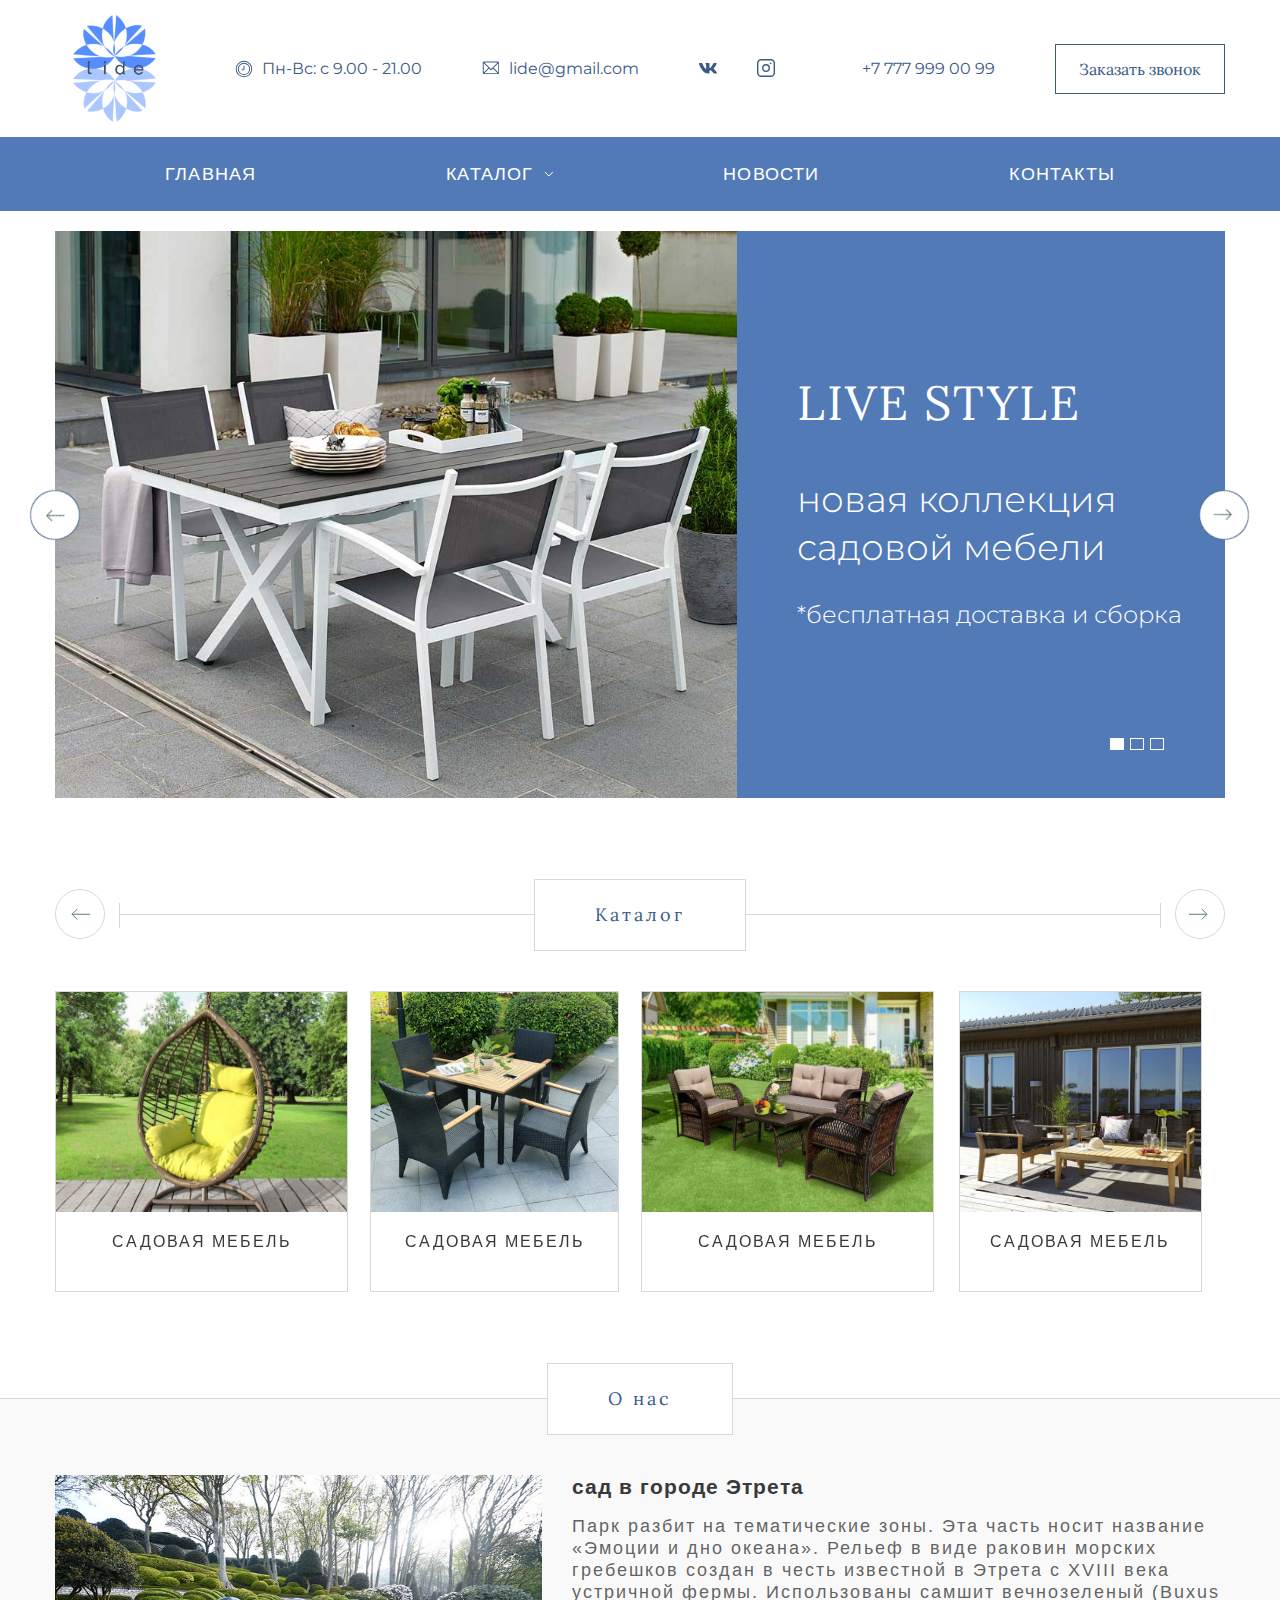
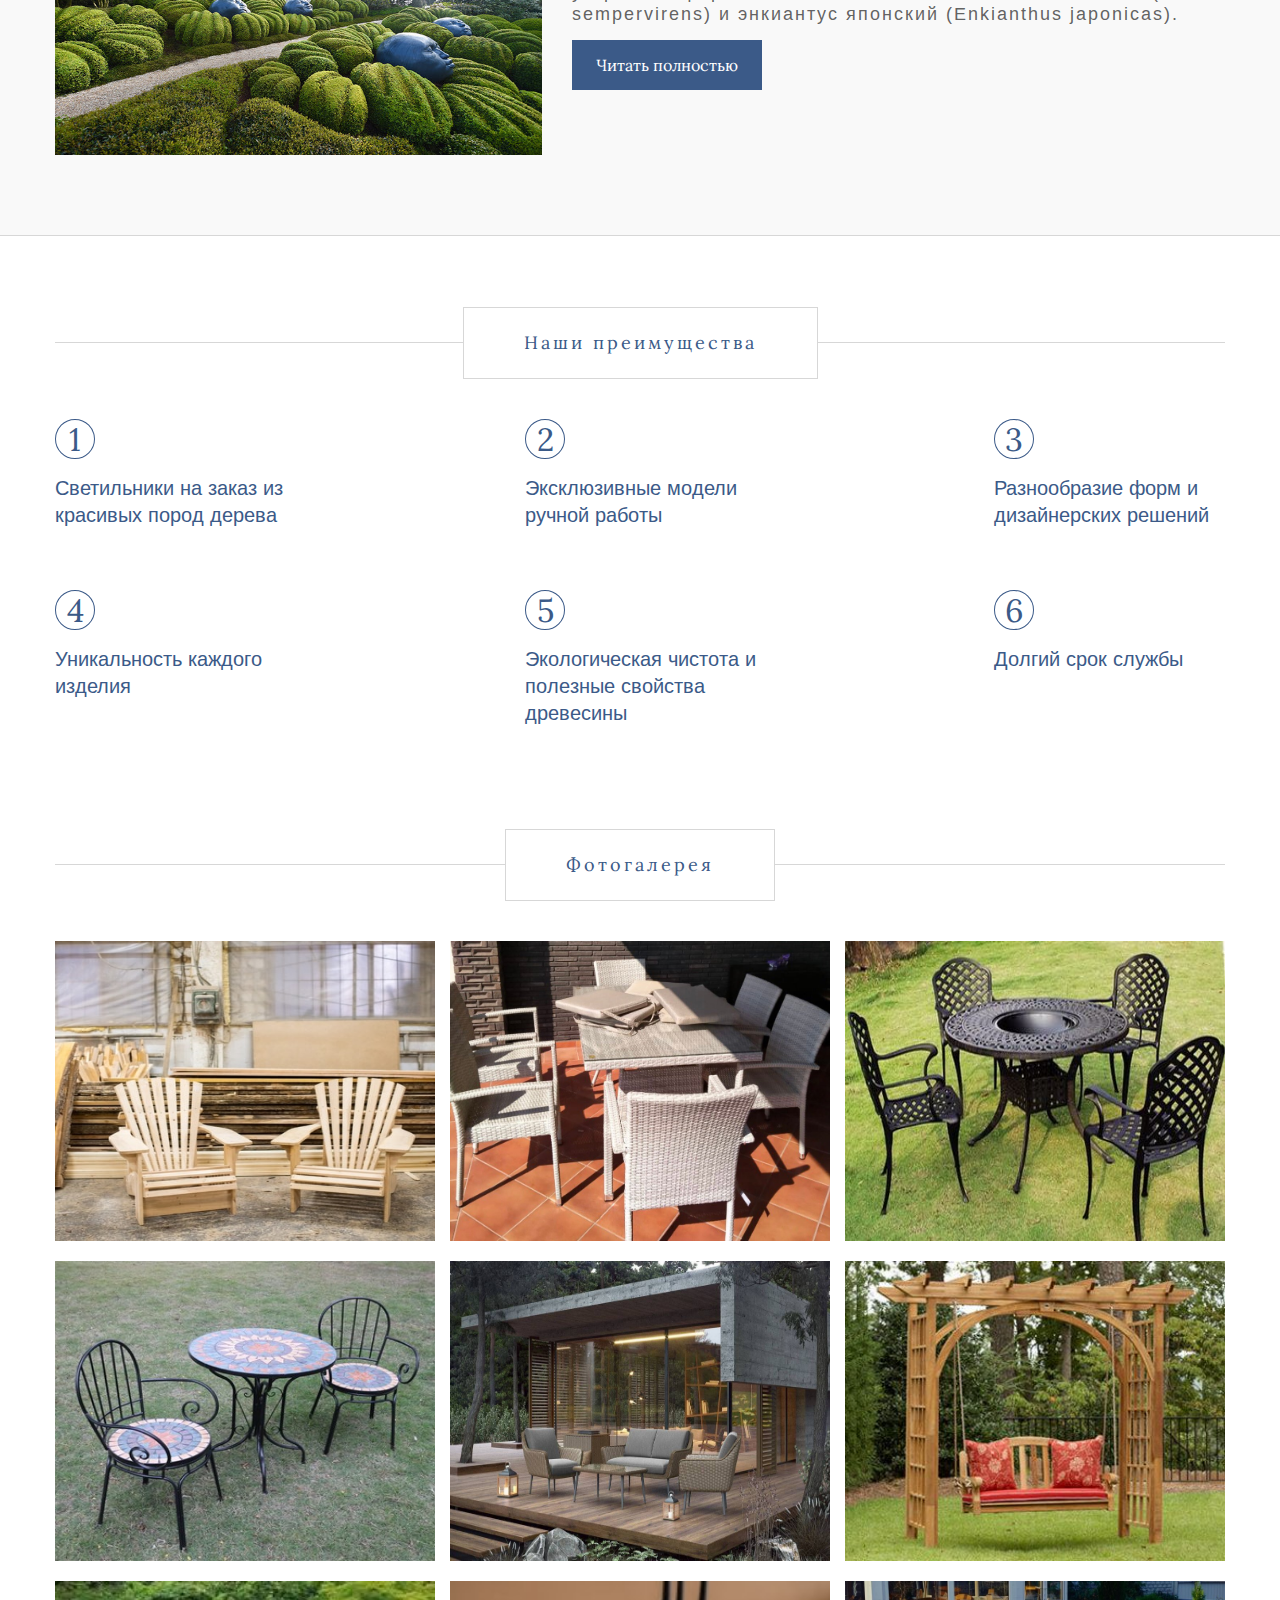
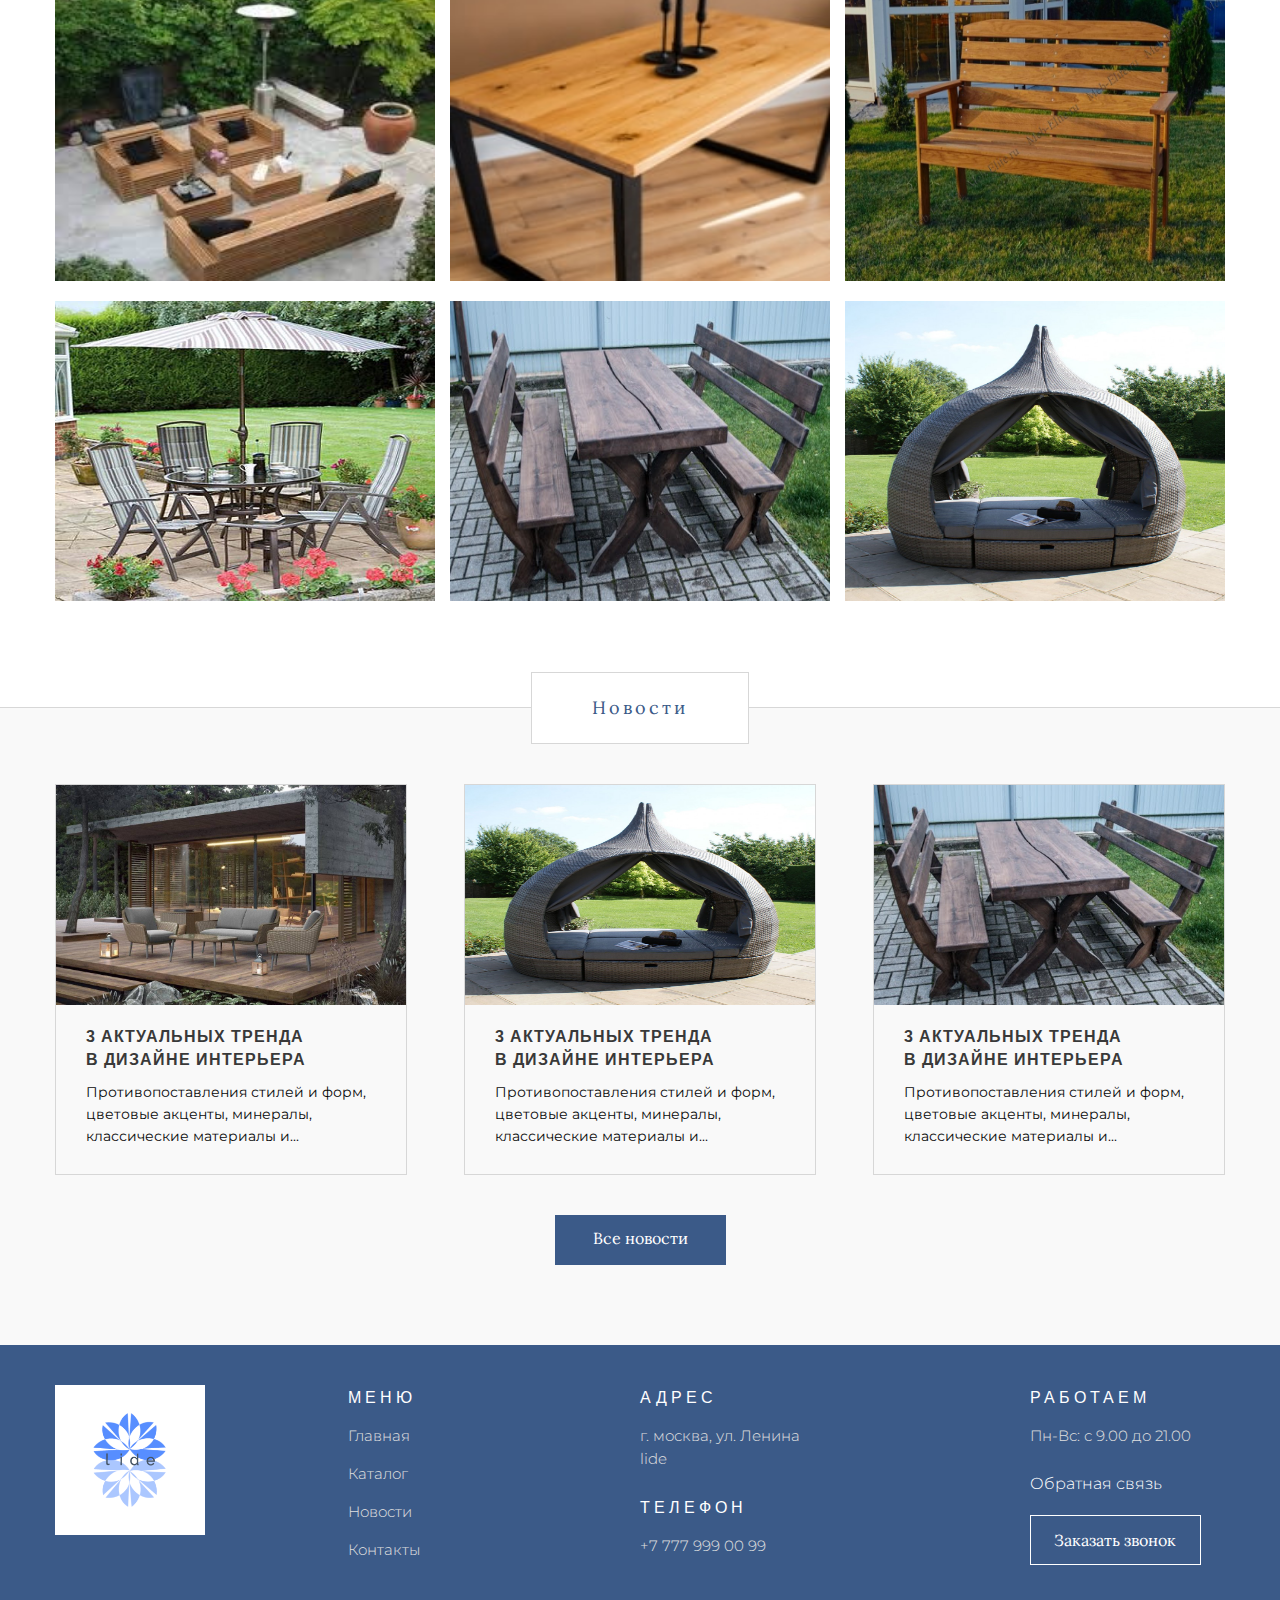
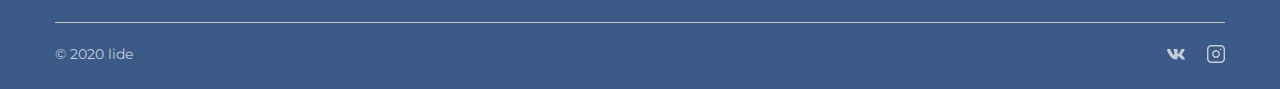
<file: index.html>
<!DOCTYPE html>
<html lang="ru">
  <head>
    <meta charset="utf-8">
    <meta http-equiv="X-UA-Compatible" content="IE=edge">
    <meta name="theme-color" content="#fff">
    <meta name="apple-mobile-web-app-status-bar-style" content="black-translucent">
    <meta name="viewport" content="width=device-width, user-scalable=no, initial-scale=1.0, maximum-scale=1.0, minimum-scale=1.0">
    <link rel="shortcut icon" href="img/favicons/favicon.ico" type="image/x-icon">
    <link rel="icon" sizes="16x16" href="img/favicons/favicon-16x16.png" type="image/png">
    <link rel="icon" sizes="32x32" href="img/favicons/favicon-32x32.png" type="image/png">
    <link rel="apple-touch-icon-precomposed" href="img/favicons/apple-touch-icon-precomposed.png">
    <link rel="apple-touch-icon" href="img/favicons/apple-touch-icon.png">
    <link rel="apple-touch-icon" sizes="57x57" href="img/favicons/apple-touch-icon-57x57.png">
    <link rel="apple-touch-icon" sizes="60x60" href="img/favicons/apple-touch-icon-60x60.png">
    <link rel="apple-touch-icon" sizes="72x72" href="img/favicons/apple-touch-icon-72x72.png">
    <link rel="apple-touch-icon" sizes="76x76" href="img/favicons/apple-touch-icon-76x76.png">
    <link rel="apple-touch-icon" sizes="114x114" href="img/favicons/apple-touch-icon-114x114.png">
    <link rel="apple-touch-icon" sizes="120x120" href="img/favicons/apple-touch-icon-120x120.png">
    <link rel="apple-touch-icon" sizes="144x144" href="img/favicons/apple-touch-icon-144x144.png">
    <link rel="apple-touch-icon" sizes="152x152" href="img/favicons/apple-touch-icon-152x152.png">
    <link rel="apple-touch-icon" sizes="167x167" href="img/favicons/apple-touch-icon-167x167.png">
    <link rel="apple-touch-icon" sizes="180x180" href="img/favicons/apple-touch-icon-180x180.png">
    <link rel="apple-touch-icon" sizes="1024x1024" href="img/favicons/apple-touch-icon-1024x1024.png">
    <!-- Fonts-->
    <link rel="stylesheet" href="https://fonts.googleapis.com/css2?family=Arimo:wght@400;700&amp;family=Lora&amp;family=Montserrat:wght@300;400&amp;display=swap">
    <!-- Styles-->
    <link rel="stylesheet" href="styles/main.css">
    <title>Главная | Lide</title>
  </head>
  <body>
    <!-- Header-->
    <header class="header">
      <div class="container">
        <div class="header__inner">
          <div class="logo header__logo"><a class="logo" href="index.html"><img class="logo__img" src="./img/logo/logo.png" alt="Doski" title="Doski"></a></div>
          <div class="header__time">Пн-Вс: с 9.00 - 21.00</div>
          <div class="header__mail"><a class="header__mail-link" href="mailto:lide@gmail.com">lide@gmail.com</a></div>
          <div class="header__social"><a class="header__social-link" href="#" target="_blank"><img class="header__social-vk" src="./img/svg/vk.svg" alt=""></a><a class="header__social-link" href="#" target="_blank"><img class="header__social-insta" src="./img/svg/insta.svg" alt=""></a></div>
          <div class="header__tel"><a class="header__tel-link" href="tel:+7 999 999 00 99">+7 777 999 00 99</a></div>
          <button class="base-button header__button">Заказать звонок</button>
        </div>
      </div>
    </header>
    <!-- ./Header-->
    <!-- Menu-->
    <nav class="menu">
      <div class="container">
        <div class="burger-menu" data-menuburgeropen=""><span class="burger-menu__burger-line"></span><span>Меню</span></div>
        <ul class="menu__list" data-menuburger="">
          <li class="menu__item"><a class="menu__link" href="./index.html">Главная</a></li>
          <li class="menu__item"><a class="menu__link menu__link--arrow menu__link--hover" href="./catalog.html">Каталог</a>
            <ul class="sub-menu">
              <li class="sub-menu__item"><a class="sub-menu__link" href="./catalog-partition.html">Диваны и Кресла</a></li>
              <li class="sub-menu__item"><a class="sub-menu__link" href="./catalog-partition.html">Столы и Стулья</a>
                <ul class="second-sub-menu">
                  <li class="second-sub-menu__item"><a class="second-sub-menu__link" href="1">Круглый стол</a></li>
                  <li class="second-sub-menu__item"><a class="second-sub-menu__link" href="2">Прямоугольный стол</a></li>
                  <li class="second-sub-menu__item"><a class="second-sub-menu__link" href="">Табуреты круглые</a></li>
                  <li class="second-sub-menu__item"><a class="second-sub-menu__link" href="">Табуреты барные</a></li>
                  <li class="second-sub-menu__item"><a class="second-sub-menu__link" href="">Стулья барные</a></li>
                </ul>
              </li>
              <li class="sub-menu__item"><a class="sub-menu__link" href="./catalog-partition.html">Тумбы, стеллажи</a></li>
              <li class="sub-menu__item"><a class="sub-menu__link" href="./catalog-partition.html">Садовая мебель</a></li>
              <li class="sub-menu__item"><a class="sub-menu__link" href="./catalog-partition.html">Разделочные доски</a></li>
              <li class="sub-menu__item"><a class="sub-menu__link" href="./catalog-partition.html">Работа под заказ</a></li>
            </ul>
          </li>
          <li class="menu__item"><a class="menu__link" href="./all-news.html">Новости</a></li>
          <li class="menu__item"><a class="menu__link" href="./contacts.html">Контакты</a></li>
        </ul>
      </div>
    </nav>
    <!-- ./ Menu-->
    <main>
      <!-- Hero-->
      <div class="hero">
        <div class="container">
          <div class="slider-inner">
            <div class="slick-slider">
              <div class="row-fl">
                <div class="row-fl__col-7"><img class="hero__img" src="./img/hero/hero-bg-1.jpg" alt=""></div>
                <div class="row-fl__col-5">
                  <div class="hero__text-inner">
                    <h1 class="hero__title">live style</h1>
                    <p class="hero__desc">новая коллекция садовой мебели</p>
                    <p class="hero__footnote">*бесплатная доставка и сборка</p>
                  </div>
                </div>
              </div>
              <div class="row-fl">
                <div class="row-fl__col-7"><img class="hero__img" src="./img/hero/hero-bg-1.jpg" alt=""></div>
                <div class="row-fl__col-5">
                  <div class="hero__text-inner">
                    <h1 class="hero__title">Innovation Living</h1>
                    <p class="hero__desc">новая коллекция диванов</p>
                    <p class="hero__footnote">*бесплатная доставка и сборка</p>
                  </div>
                </div>
              </div>
              <div class="row-fl">
                <div class="row-fl__col-7"><img class="hero__img" src="./img/hero/hero-bg-1.jpg" alt=""></div>
                <div class="row-fl__col-5">
                  <div class="hero__text-inner">
                    <h1 class="hero__title">Innovation Living</h1>
                    <p class="hero__desc">новая коллекция диванов</p>
                    <p class="hero__footnote">*бесплатная доставка и сборка</p>
                  </div>
                </div>
              </div>
            </div>
          </div>
        </div>
      </div>
      <!-- ./ Hero-->
      <!-- Catalog-items-->
      <div class="container">
        <section class="catalog-items">
          <h2 class="catalog-items__title second-title">Каталог</h2>
          <div class="slider"><a class="catalog-item" href="./catalog-partition.html"><img class="catalog-item__img" src="./img/catalog-items/item-1.jpg" alt="Кресло Spotab">
              <h3 class="catalog-item__title"><span class="catalog-item__title">Садовая мебель</span></h3></a><a class="catalog-item" href="./catalog-partition.html"><img class="catalog-item__img" src="./img/catalog-items/item-2.jpg" alt="Кресло Skyline">
              <h3 class="catalog-item__title"><span class="catalog-item__title">Садовая мебель</span></h3></a><a class="catalog-item" href="./catalog-partition.html"><img class="catalog-item__img" src="./img/catalog-items/item-3.jpg" alt="Кресло Vitra">
              <h3 class="catalog-item__title"><span class="catalog-item__title">Садовая мебель</span></h3></a><a class="catalog-item" href="./catalog-partition.html"><img class="catalog-item__img" src="./img/catalog-items/item-4.jpg" alt="Кресло Flora">
              <h3 class="catalog-item__title"><span class="catalog-item__title">Садовая мебель</span></h3></a><a class="catalog-item" href="./catalog-partition.html"><img class="catalog-item__img" src="./img/catalog-items/item-1.jpg" alt="Кресло Spotab">
              <h3 class="catalog-item__title"><span class="catalog-item__title">Садовая мебель</span></h3></a><a class="catalog-item" href="./catalog-partition.html"><img class="catalog-item__img" src="./img/catalog-items/item-2.jpg" alt="Кресло Skyline">
              <h3 class="catalog-item__title"><span class="catalog-item__title">Садовая мебель</span></h3></a><a class="catalog-item" href="./catalog-partition.html"><img class="catalog-item__img" src="./img/catalog-items/item-3.jpg" alt="Кресло Vitra">
              <h3 class="catalog-item__title"><span class="catalog-item__title">Садовая мебель</span></h3></a><a class="catalog-item" href="./catalog-partition.html"><img class="catalog-item__img" src="./img/catalog-items/item-4.jpg" alt="Кресло Flora">
              <h3 class="catalog-item__title"><span class="catalog-item__title">Садовая мебель</span></h3></a></div>
        </section>
      </div>
      <!-- ./ Catalog-items-->
      <!-- About-->
      <section class="about">
        <div class="container">
          <h2 class="about__title second-title">О нас</h2>
          <div class="row-fl">
            <div class="row-fl__col-5"><img class="about__img" src="./img/about/about-bg-2.jpeg" alt=""></div>
            <div class="row-fl__col-7 about__text-wrapper">
              <h3 class="about__small-title">сад в городе Этрета</h3>
              <p class="about__desc">
                Парк разбит на тематические зоны. Эта часть носит название «Эмоции и дно океана». Рельеф в виде раковин морских гребешков создан в честь известной в Этрета с XVIII века устричной фермы. Использованы самшит вечнозеленый (Buxus sempervirens) и энкиантус японский (Enkianthus japonicas).
              </p>
              
              <button class="about__button base-button">Читать полностью</button>
            </div>
          </div>
        </div>
      </section>
      <!-- ./ About-->
      <!-- Advantages-->
      <div class="container">
        <section class="advantages">
          <h2 class="advantages__title second-title">Наши преимущества</h2>
          <div class="row-fl jc-sb">
            <div class="advantages__inner">
              <div class="advantages__num-inner"><span class="advantages__num">1</span></div>
              <p class="advantages__desc">Светильники на заказ из красивых пород дерева</p>
            </div>
            <div class="advantages__inner">
              <div class="advantages__num-inner"><span class="advantages__num">2</span></div>
              <p class="advantages__desc">Эксклюзивные модели ручной работы</p>
            </div>
            <div class="advantages__inner">
              <div class="advantages__num-inner"><span class="advantages__num">3</span></div>
              <p class="advantages__desc">Разнообразие форм и дизайнерских решений</p>
            </div>
          </div>
          <div class="row-fl jc-sb">
            <div class="advantages__inner">
              <div class="advantages__num-inner"><span class="advantages__num">4</span></div>
              <p class="advantages__desc">Уникальность каждого изделия</p>
            </div>
            <div class="advantages__inner">
              <div class="advantages__num-inner"><span class="advantages__num">5</span></div>
              <p class="advantages__desc">
                Экологическая чистота
                и полезные свойства древесины
              </p>
            </div>
            <div class="advantages__inner">
              <div class="advantages__num-inner"><span class="advantages__num">6</span></div>
              <p class="advantages__desc">Долгий срок службы</p>
            </div>
          </div>
        </section>
      </div>
      <!-- ./ Advantages-->
      <!-- Gallery-->
      <div class="container">
        <section class="gallery">
          <h2 class="gallery__title second-title">Фотогалерея</h2>
          <div class="gallery-items-wraper">
            <div class="gallery-items">
                <a class="item-1 glightbox" href="./img/gallery/gallery-image-1.jpg" data-gallery="gallery"><img class="gallery__img" src="./img/gallery/gallery-image-1.jpg" alt="gallery-image-1"></a>
                <a class="item-2 glightbox" href="./img/gallery/gallery-image-2.jpg" data-gallery="gallery"><img class="gallery__img" src="./img/gallery/gallery-image-2.jpg" alt="gallery-image-2"></a>
                <a class="item-3 glightbox" href="./img/gallery/gallery-image-3.jpg" data-gallery="gallery"><img class="gallery__img" src="./img/gallery/gallery-image-3.jpg" alt="gallery-image-3"></a>
            </div>
            <div class="gallery-items">
              <a class="item-1 glightbox" href="./img/gallery/gallery-image-4.jpg" data-gallery="gallery"><img class="gallery__img" src="./img/gallery/gallery-image-4.jpg" alt="gallery-image-1"></a>
              <a class="item-2 glightbox" href="./img/gallery/gallery-image-5.jpg" data-gallery="gallery"><img class="gallery__img" src="./img/gallery/gallery-image-5.jpg" alt="gallery-image-2"></a>
              <a class="item-3 glightbox" href="./img/gallery/gallery-image-6.jpg" data-gallery="gallery"><img class="gallery__img" src="./img/gallery/gallery-image-6.jpg" alt="gallery-image-3"></a>
          </div>
          <div class="gallery-items">
            <a class="item-1 glightbox" href="./img/gallery/gallery-image-7.jpg" data-gallery="gallery"><img class="gallery__img" src="./img/gallery/gallery-image-7.jpg" alt="gallery-image-1"></a>
            <a class="item-2 glightbox" href="./img/gallery/gallery-image-8.jpg" data-gallery="gallery"><img class="gallery__img" src="./img/gallery/gallery-image-8.jpg" alt="gallery-image-2"></a>
            <a class="item-3 glightbox" href="./img/gallery/gallery-image-9.jpg" data-gallery="gallery"><img class="gallery__img" src="./img/gallery/gallery-image-9.jpg" alt="gallery-image-3"></a>
        </div>
        <div class="gallery-items">
          <a class="item-1 glightbox" href="./img/gallery/gallery-image-10.jpg" data-gallery="gallery"><img class="gallery__img" src="./img/gallery/gallery-image-10.jpg" alt="gallery-image-1"></a>
          <a class="item-2 glightbox" href="./img/gallery/gallery-image-11.jpg" data-gallery="gallery"><img class="gallery__img" src="./img/gallery/gallery-image-11.jpg" alt="gallery-image-2"></a>
          <a class="item-3 glightbox" href="./img/gallery/gallery-image-12.jpg" data-gallery="gallery"><img class="gallery__img" src="./img/gallery/gallery-image-12.jpg" alt="gallery-image-3"></a>
      </div>
          </div>
        </section>
      </div>
      <!-- ./ Gallery-->
      <!-- News-->
      <section class="news">
        <div class="container">
          <h2 class="news__title second-title">Новости</h2>
          <div class="row-fl jc-sb">
            <div class="row-fl__col-3"><a class="news-item" href="./page-news.html"><img class="news-item__img" src="./img/news/news-1.jpg" alt="News-1">
                <h3 class="news-item__title">3 актуальных тренда в дизайне интерьера</h3>
                <p class="news-item__desc">
                  Противопоставления стилей и форм,
                  цветовые акценты, минералы,
                  классические материалы и...
                </p></a></div>
            <div class="row-fl__col-3"><a class="news-item" href="./page-news.html"><img class="news-item__img" src="./img/news/news-2.jpg" alt="News-2">
                <h3 class="news-item__title">3 актуальных тренда в дизайне интерьера</h3>
                <p class="news-item__desc">
                  Противопоставления стилей и форм,
                  цветовые акценты, минералы,
                  классические материалы и...
                </p></a></div>
            <div class="row-fl__col-3"><a class="news-item" href="./page-news.html"><img class="news-item__img" src="./img/news/news-3.jpg" alt="News-3">
                <h3 class="news-item__title">3 актуальных тренда в дизайне интерьера</h3>
                <p class="news-item__desc">
                  Противопоставления стилей и форм,
                  цветовые акценты, минералы,
                  классические материалы и...
                </p></a></div>
          </div><a class="news__link" href="./all-news.html">Все новости</a>
        </div>
      </section>
      <!-- ./ News-->
    </main>
    <!-- Footer-->
    <footer class="footer">
      <div class="container">
        <div class="row-fl">
          <div class="row-fl__col-3">
            <div class="footer__logo"><img class="footer__logo-img" src="./img/logo/logo.png" alt="Doskitmv"></div>
          </div>
          <div class="row-fl__col-3">
            <div class="footer-menu">
              <h4 class="footer__title">Меню</h4>
              <ul class="footer-menu__list">
                <li class="footer-menu__item"><a class="footer-menu__link footer__text" href="./index.html">Главная</a></li>
                <li class="footer-menu__item"><a class="footer-menu__link footer__text" href="./catalog.html">Каталог</a></li>
                <li class="footer-menu__item"><a class="footer-menu__link footer__text" href="./all-news.html">Новости</a></li>
                <li class="footer-menu__item"><a class="footer-menu__link footer__text" href="./contacts.html">Контакты</a></li>
              </ul>
            </div>
          </div>
          <div class="row-fl__col-4">
            <h4 class="footer__title">Адрес</h4>
            <p class="footer__text">г. москва, ул. Ленина<br>lide</p>
            <h4 class="footer__title">Телефон</h4>
            <p class="footer__text"><a href="tel:+375291361874">+7 777 999 00 99
            </a></p>
          </div>
          <div class="row-fl__col-2">
            <h4 class="footer__title">Работаем</h4>
            <p class="footer__text">Пн-Вс: с 9.00 до 21.00</p>
            <p class="footer__text footer__text--feedback">Обратная связь</p>
            <button class="base-button footer__button">Заказать звонок</button>
          </div>
        </div>
        <div class="footer__copyright"><span class="footer__copyright-text">© 2020 lide</span><span class="footer__copyright-text"></span> 
          <div class="footer__social-inner"><a class="footer__social-vk" href="#" target="_blank">
              <svg width="18" height="11" viewBox="0 0 18 11" fill="none" xmlns="http://www.w3.org/2000/svg">
                <path d="M14.9368 6.02122C14.6458 5.6537 14.729 5.4902 14.9368 5.16169C14.9405 5.15794 17.3428 1.83832 17.5904 0.712532L17.5919 0.711782C17.7149 0.301518 17.5919 7.62939e-06 16.9971 7.62939e-06H15.029C14.528 7.62939e-06 14.297 0.258767 14.1732 0.548277C14.1732 0.548277 13.1712 2.94686 11.7537 4.50166C11.2961 4.95093 11.0846 5.09493 10.8349 5.09493C10.7119 5.09493 10.5206 4.95093 10.5206 4.54067V0.711782C10.5206 0.219765 10.3804 7.62939e-06 9.9656 7.62939e-06H6.87099C6.55673 7.62939e-06 6.36997 0.229516 6.36997 0.443273C6.36997 0.909789 7.07875 1.01704 7.15225 2.32959V5.17744C7.15225 5.80146 7.03899 5.91621 6.78774 5.91621C6.11871 5.91621 4.49491 3.50788 3.53262 0.751534C3.33837 0.216765 3.14861 0.000757601 2.64384 0.000757601H0.675023C0.113254 0.000757601 0 0.259517 0 0.549027C0 1.06054 0.669023 3.60388 3.11111 6.964C4.73866 9.25758 7.03074 10.5004 9.11582 10.5004C10.3691 10.5004 10.5221 10.2244 10.5221 9.7496C10.5221 7.55802 10.4089 7.35101 11.0366 7.35101C11.3276 7.35101 11.8287 7.49502 12.9987 8.60131C14.336 9.9131 14.5558 10.5004 15.3043 10.5004H17.2723C17.8334 10.5004 18.1176 10.2244 17.9541 9.67984C17.5799 8.53455 15.0508 6.17872 14.9368 6.02122Z" fill="#ffffffb3"></path>
              </svg></a><a class="footer__social-insta" href="#" target="_blank">
              <svg width="18" height="18" viewBox="0 0 18 18" fill="none" xmlns="http://www.w3.org/2000/svg">
                <path d="M13.7812 0H4.21875C1.89253 0 0 1.89253 0 4.21875V13.7812C0 16.1075 1.89253 18 4.21875 18H13.7812C16.1075 18 18 16.1075 18 13.7812V4.21875C18 1.89253 16.1075 0 13.7812 0ZM16.5938 13.7812C16.5938 15.3321 15.3321 16.5938 13.7812 16.5938H4.21875C2.66789 16.5938 1.40625 15.3321 1.40625 13.7812V4.21875C1.40625 2.66789 2.66789 1.40625 4.21875 1.40625H13.7812C15.3321 1.40625 16.5938 2.66789 16.5938 4.21875V13.7812ZM9 5.02734C6.80946 5.02734 5.02734 6.80946 5.02734 9C5.02734 11.1905 6.80946 12.9727 9 12.9727C11.1905 12.9727 12.9727 11.1905 12.9727 9C12.9727 6.80946 11.1905 5.02734 9 5.02734ZM9 11.5664C7.58482 11.5664 6.43359 10.4152 6.43359 9C6.43359 7.58482 7.58482 6.43359 9 6.43359C10.4152 6.43359 11.5664 7.58482 11.5664 9C11.5664 10.4152 10.4152 11.5664 9 11.5664ZM14.5312 4.3477C14.5312 4.83302 14.1378 5.22661 13.6523 5.22661C13.167 5.22661 12.7734 4.83302 12.7734 4.3477C12.7734 3.86224 13.167 3.4688 13.6523 3.4688C14.1378 3.4688 14.5312 3.86224 14.5312 4.3477Z" fill="#ffffffb3"></path>
              </svg></a></div>
          <div class="clearfix"></div>
        </div>
      </div>
    </footer>
    <!-- Modal-window-->
    <div class="modal-window-overlay">
      <div class="modal-window"><span class="modal-window__close"></span>
        <div class="modal-window__title">Заказать звонок</div>
        <form class="form" action="">
          <div class="form__row">
            <label class="form__name">Ваше имя:</label>
            <input type="text" value="">
          </div>
          <div class="form__row">
            <label class="form__tel">Ваш телефон:</label>
            <input type="tel" value="">
          </div>
          <button class="base-button form__button" type="submit">Позвоните мне</button>
        </form>
      </div>
    </div>
    <!-- ./ Modal-window-->
    <script src="./js/main.min.js"></script>
    <script src="./js/vendor.min.js"></script>
  </body>
</html>
</file>
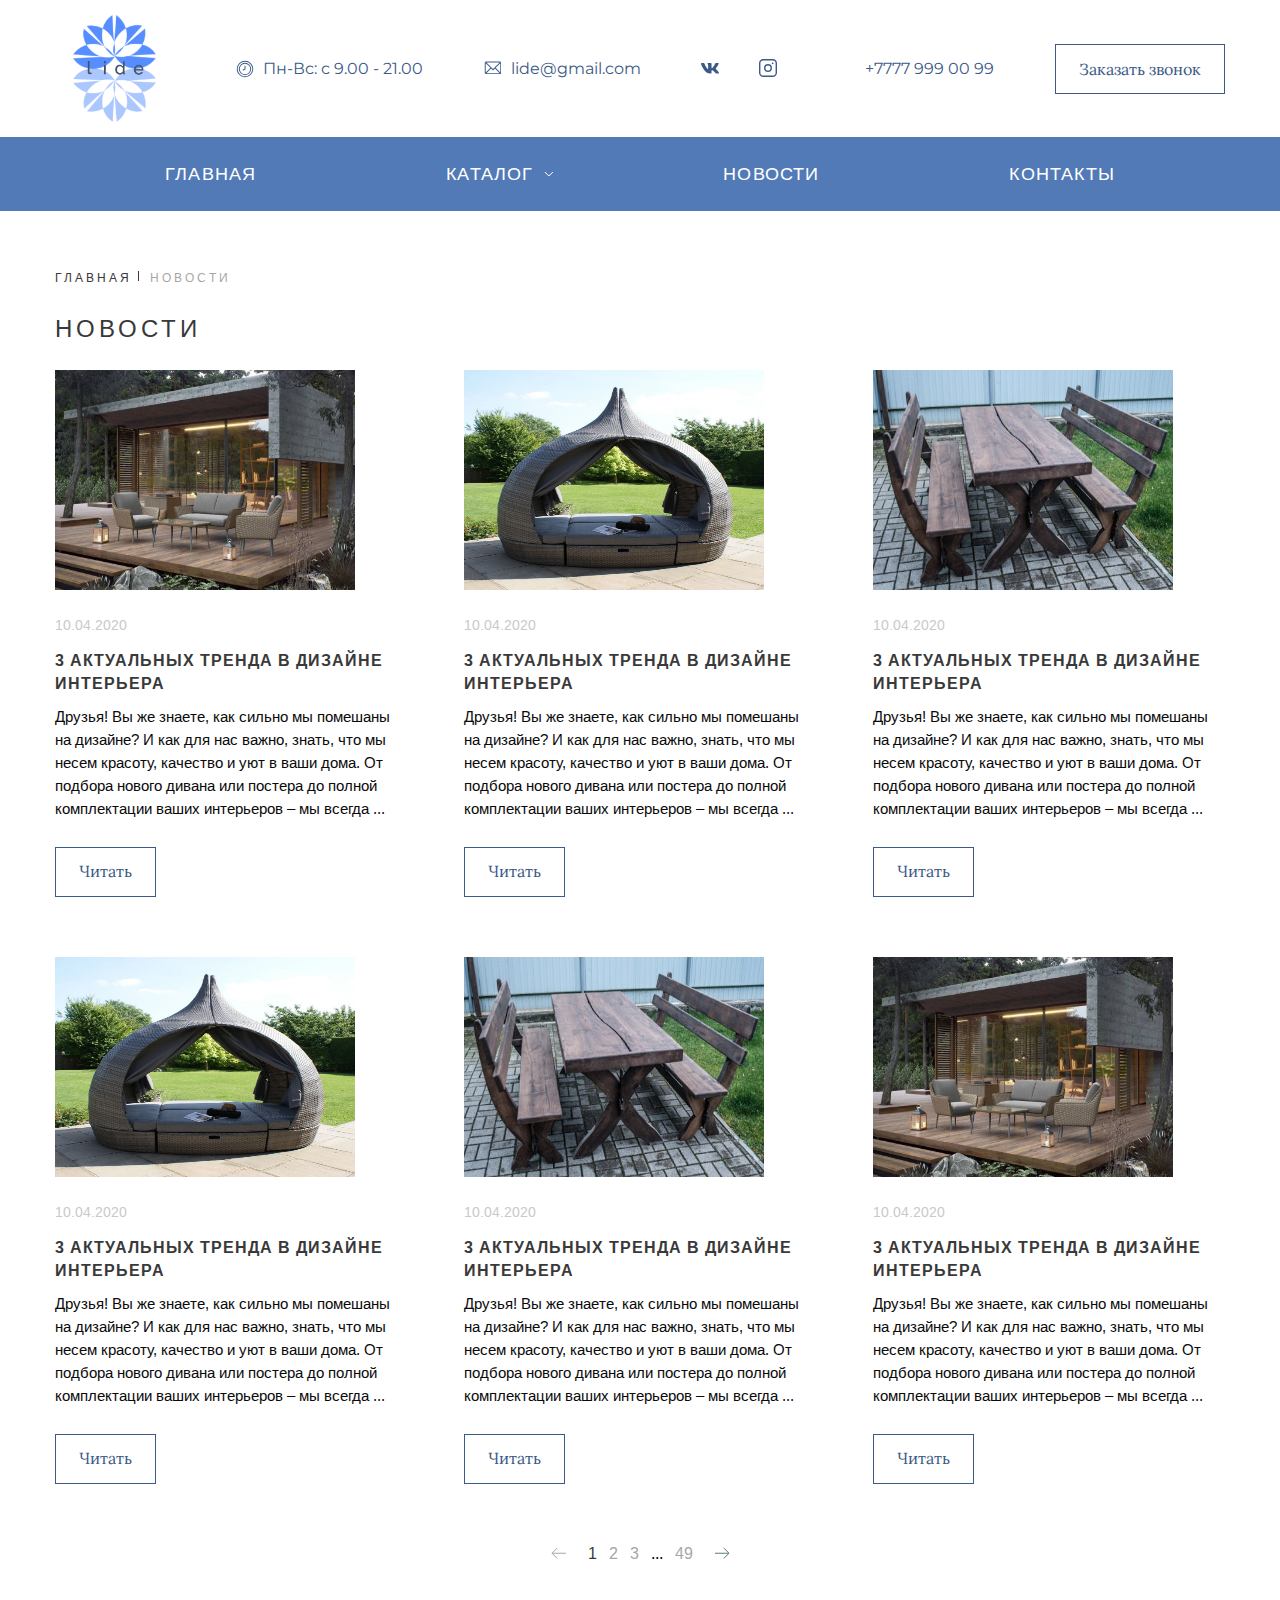
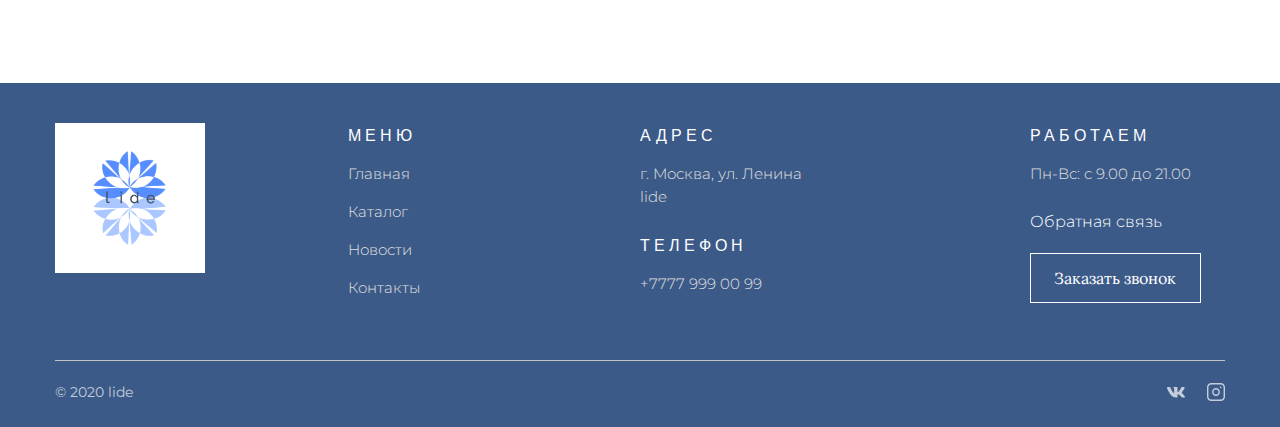
<file: all-news.html>
<!DOCTYPE html>
<html lang="ru">
  <head>
    <meta charset="utf-8">
    <meta http-equiv="X-UA-Compatible" content="IE=edge">
    <meta name="theme-color" content="#fff">
    <meta name="apple-mobile-web-app-status-bar-style" content="black-translucent">
    <meta name="viewport" content="width=device-width, user-scalable=no, initial-scale=1.0, maximum-scale=1.0, minimum-scale=1.0">
    <link rel="shortcut icon" href="img/favicons/favicon.ico" type="image/x-icon">
    <link rel="icon" sizes="16x16" href="img/favicons/favicon-16x16.png" type="image/png">
    <link rel="icon" sizes="32x32" href="img/favicons/favicon-32x32.png" type="image/png">
    <link rel="apple-touch-icon-precomposed" href="img/favicons/apple-touch-icon-precomposed.png">
    <link rel="apple-touch-icon" href="img/favicons/apple-touch-icon.png">
    <link rel="apple-touch-icon" sizes="57x57" href="img/favicons/apple-touch-icon-57x57.png">
    <link rel="apple-touch-icon" sizes="60x60" href="img/favicons/apple-touch-icon-60x60.png">
    <link rel="apple-touch-icon" sizes="72x72" href="img/favicons/apple-touch-icon-72x72.png">
    <link rel="apple-touch-icon" sizes="76x76" href="img/favicons/apple-touch-icon-76x76.png">
    <link rel="apple-touch-icon" sizes="114x114" href="img/favicons/apple-touch-icon-114x114.png">
    <link rel="apple-touch-icon" sizes="120x120" href="img/favicons/apple-touch-icon-120x120.png">
    <link rel="apple-touch-icon" sizes="144x144" href="img/favicons/apple-touch-icon-144x144.png">
    <link rel="apple-touch-icon" sizes="152x152" href="img/favicons/apple-touch-icon-152x152.png">
    <link rel="apple-touch-icon" sizes="167x167" href="img/favicons/apple-touch-icon-167x167.png">
    <link rel="apple-touch-icon" sizes="180x180" href="img/favicons/apple-touch-icon-180x180.png">
    <link rel="apple-touch-icon" sizes="1024x1024" href="img/favicons/apple-touch-icon-1024x1024.png">
    <!-- Fonts-->
    <link rel="stylesheet" href="https://fonts.googleapis.com/css2?family=Arimo:wght@400;700&amp;family=Lora&amp;family=Montserrat:wght@300;400&amp;display=swap">
    <!-- Styles-->
    <link rel="stylesheet" href="styles/main.css">
    <title>Новости</title>
  </head>
  <body>
    <!-- Header-->
    <header class="header">
      <div class="container">
        <div class="header__inner">
          <div class="logo header__logo"><a class="logo" href="index.html"><img class="logo__img" src="./img/logo/logo.png" alt="Doski" title="Doski"></a></div>
          <div class="header__time">Пн-Вс: с 9.00 - 21.00</div>
          <div class="header__mail"><a class="header__mail-link" href="mailto:lide@gmail.com">lide@gmail.com</a></div>
          <div class="header__social"><a class="header__social-link" href="#" target="_blank"><img class="header__social-vk" src="./img/svg/vk.svg" alt=""></a><a class="header__social-link" href="#" target="_blank"><img class="header__social-insta" src="./img/svg/insta.svg" alt=""></a></div>
          <div class="header__tel"><a class="header__tel-link" href="tel:+77779990099">+7777 999 00 99</a></div>
          <button class="base-button header__button">Заказать звонок</button>
        </div>
      </div>
    </header>
    <!-- ./Header-->
    <!-- Menu-->
    <nav class="menu">
      <div class="container">
        <div class="burger-menu" data-menuburgeropen=""><span class="burger-menu__burger-line"></span><span>Меню</span></div>
        <ul class="menu__list" data-menuburger="">
          <li class="menu__item"><a class="menu__link" href="./index.html">Главная</a></li>
          <li class="menu__item"><a class="menu__link menu__link--arrow menu__link--hover" href="./catalog.html">Каталог</a>
            <ul class="sub-menu">
              <li class="sub-menu__item"><a class="sub-menu__link" href="./catalog-partition.html">Диваны и Кресла</a></li>
              <li class="sub-menu__item"><a class="sub-menu__link" href="./catalog-partition.html">Столы и Стулья</a>
                <ul class="second-sub-menu">
                  <li class="second-sub-menu__item"><a class="second-sub-menu__link" href="1">Круглый стол</a></li>
                  <li class="second-sub-menu__item"><a class="second-sub-menu__link" href="2">Прямоугольный стол</a></li>
                  <li class="second-sub-menu__item"><a class="second-sub-menu__link" href="">Табуреты круглые</a></li>
                  <li class="second-sub-menu__item"><a class="second-sub-menu__link" href="">Табуреты барные</a></li>
                  <li class="second-sub-menu__item"><a class="second-sub-menu__link" href="">Стулья барные</a></li>
                </ul>
              </li>
              <li class="sub-menu__item"><a class="sub-menu__link" href="./catalog-partition.html">Тумбы, стеллажи</a></li>
              <li class="sub-menu__item"><a class="sub-menu__link" href="./catalog-partition.html">Садовая мебель</a></li>
              <li class="sub-menu__item"><a class="sub-menu__link" href="./catalog-partition.html">Разделочные доски</a></li>
              <li class="sub-menu__item"><a class="sub-menu__link" href="./catalog-partition.html">Работа под заказ</a></li>
            </ul>
          </li>
          <li class="menu__item"><a class="menu__link" href="./all-news.html">Новости</a></li>
          <li class="menu__item"><a class="menu__link" href="./contacts.html">Контакты</a></li>
        </ul>
      </div>
    </nav>
    <!-- ./ Menu-->
    <main>
      <!-- All-news-->
      <section class="all-news">
        <div class="container">
          <div class="bread-crumbs">
            <ul class="bread-crumbs__list">
              <li class="bread-crumbs__item"><a class="bread-crumbs__link" href="./index.html">Главная</a></li>
              <li class="bread-crumbs__item">Новости</li>
            </ul>
          </div>
          <h1 class="main-page-title">Новости</h1>
          <div class="row-fl jc-sb">
            <div class="row-fl__col-3">
              <div class="news-item"><img class="news-item__img" src="./img/news/news-1.jpg" alt="News-1"><span class="news-item__date">
                   10.04.2020</span>
                <h3 class="news-item__title">3 актуальных тренда в дизайне интерьера</h3>
                <p class="news-item__desc">
                   Друзья! Вы же знаете, как сильно мы помешаны на дизайне? И как для нас важно, знать, что мы несем красоту, качество и уют в ваши дома. От подбора нового дивана или постера до полной комплектации ваших интерьеров – мы всегда ...</p><a class="base-button all-news__button" href="./page-news.html">Читать</a>
              </div>
            </div>
            <div class="row-fl__col-3">
              <div class="news-item"><img class="news-item__img" src="./img/news/news-2.jpg" alt="News-2"><span class="news-item__date">
                   10.04.2020</span>
                <h3 class="news-item__title">3 актуальных тренда в дизайне интерьера</h3>
                <p class="news-item__desc">
                   Друзья! Вы же знаете, как сильно мы помешаны на дизайне? И как для нас важно, знать, что мы несем красоту, качество и уют в ваши дома. От подбора нового дивана или постера до полной комплектации ваших интерьеров – мы всегда ...</p><a class="base-button all-news__button" href="./page-news.html">Читать</a>
              </div>
            </div>
            <div class="row-fl__col-3">
              <div class="news-item"><img class="news-item__img" src="./img/news/news-3.jpg" alt="News-3"><span class="news-item__date">
                   10.04.2020</span>
                <h3 class="news-item__title">3 актуальных тренда в дизайне интерьера</h3>
                <p class="news-item__desc">
                   Друзья! Вы же знаете, как сильно мы помешаны на дизайне? И как для нас важно, знать, что мы несем красоту, качество и уют в ваши дома. От подбора нового дивана или постера до полной комплектации ваших интерьеров – мы всегда ...</p><a class="base-button all-news__button" href="./page-news.html">Читать</a>
              </div>
            </div>
            <div class="row-fl__col-3">
              <div class="news-item"><img class="news-item__img" src="./img/news/news-2.jpg" alt="News-3"><span class="news-item__date">
                   10.04.2020</span>
                <h3 class="news-item__title">3 актуальных тренда в дизайне интерьера</h3>
                <p class="news-item__desc">
                   Друзья! Вы же знаете, как сильно мы помешаны на дизайне? И как для нас важно, знать, что мы несем красоту, качество и уют в ваши дома. От подбора нового дивана или постера до полной комплектации ваших интерьеров – мы всегда ...</p><a class="base-button all-news__button" href="./page-news.html">Читать</a>
              </div>
            </div>
            <div class="row-fl__col-3">
              <div class="news-item"><img class="news-item__img" src="./img/news/news-3.jpg" alt="News-3"><span class="news-item__date">
                   10.04.2020</span>
                <h3 class="news-item__title">3 актуальных тренда в дизайне интерьера</h3>
                <p class="news-item__desc">
                   Друзья! Вы же знаете, как сильно мы помешаны на дизайне? И как для нас важно, знать, что мы несем красоту, качество и уют в ваши дома. От подбора нового дивана или постера до полной комплектации ваших интерьеров – мы всегда ...</p><a class="base-button all-news__button" href="./page-news.html">Читать</a>
              </div>
            </div>
            <div class="row-fl__col-3">
              <div class="news-item"><img class="news-item__img" src="./img/news/news-1.jpg" alt="News-3"><span class="news-item__date">
                   10.04.2020</span>
                <h3 class="news-item__title">3 актуальных тренда в дизайне интерьера</h3>
                <p class="news-item__desc">
                   Друзья! Вы же знаете, как сильно мы помешаны на дизайне? И как для нас важно, знать, что мы несем красоту, качество и уют в ваши дома. От подбора нового дивана или постера до полной комплектации ваших интерьеров – мы всегда ...</p><a class="base-button all-news__button" href="./page-news.html">Читать</a>
              </div>
            </div>
          </div>
          <!-- Pagination-->
          <div class="pagination__inner">
            <ul class="pagination">
              <li class="pagination__item"><a class="pagination__link" href="">
                  <svg width="19" height="12" viewBox="0 0 19 12" fill="none" xmlns="http://www.w3.org/2000/svg">
                    <path d="M14.9998 6.24405L1.16992 6.24405" stroke="#a6a6a6"></path>
                    <path d="M6.24414 1L1.00005 6.24409L6.24414 11.4882" stroke="#a6a6a6"></path>
                  </svg></a></li>
              <li class="pagination__item"><a class="pagination__link pagination__link--active" href="#">1</a></li>
              <li class="pagination__item"><a class="pagination__link" href="#">2</a></li>
              <li class="pagination__item"><a class="pagination__link" href="#">3</a></li>
              <li class="pagination__item">...</li>
              <li class="pagination__item"><a class="pagination__link" href="#">49</a></li>
              <li class="pagination__item"><a class="pagination__link" href="">
                  <svg width="19" height="12" viewBox="0 0 19 12" fill="none" xmlns="http://www.w3.org/2000/svg">
                    <path d="M4.00015676 6.24405L17.8301 6.24405" stroke="#5B7D6E"></path>
                    <path d="M12.7559 1L18 6.24409L12.7559 11.4882" stroke="#5B7D6E"></path>
                  </svg></a></li>
            </ul>
          </div>
        </div>
        <!-- ./ All-news-->
      </section>
    </main>
    <!-- Footer-->
    <footer class="footer">
      <div class="container">
        <div class="row-fl">
          <div class="row-fl__col-3">
            <div class="footer__logo"><img class="footer__logo-img" src="./img/logo/footer-logo.png" alt="Doskitmv"></div>
          </div>
          <div class="row-fl__col-3">
            <div class="footer-menu">
              <h4 class="footer__title">Меню</h4>
              <ul class="footer-menu__list">
                <li class="footer-menu__item"><a class="footer-menu__link footer__text" href="./index.html">Главная</a></li>
                <li class="footer-menu__item"><a class="footer-menu__link footer__text" href="./catalog.html">Каталог</a></li>
                <li class="footer-menu__item"><a class="footer-menu__link footer__text" href="./all-news.html">Новости</a></li>
                <li class="footer-menu__item"><a class="footer-menu__link footer__text" href="./contacts.html">Контакты</a></li>
              </ul>
            </div>
          </div>
          <div class="row-fl__col-4">
            <h4 class="footer__title">Адрес</h4>
            <p class="footer__text">г. Москва, ул. Ленина<br>lide</p>
            <h4 class="footer__title">Телефон</h4>
            <p class="footer__text"><a href="tel:+77779990099">+7777 999 00 99</a></p>
          </div>
          <div class="row-fl__col-2">
            <h4 class="footer__title">Работаем</h4>
            <p class="footer__text">Пн-Вс: с 9.00 до 21.00</p>
            <p class="footer__text footer__text--feedback">Обратная связь</p>
            <button class="base-button footer__button">Заказать звонок</button>
          </div>
        </div>
        <div class="footer__copyright"><span class="footer__copyright-text">© 2020 lide </span>
          <div class="footer__social-inner"><a class="footer__social-vk" href="#" target="_blank">
              <svg width="18" height="11" viewBox="0 0 18 11" fill="none" xmlns="http://www.w3.org/2000/svg">
                <path d="M14.9368 6.02122C14.6458 5.6537 14.729 5.4902 14.9368 5.16169C14.9405 5.15794 17.3428 1.83832 17.5904 0.712532L17.5919 0.711782C17.7149 0.301518 17.5919 7.62939e-06 16.9971 7.62939e-06H15.029C14.528 7.62939e-06 14.297 0.258767 14.1732 0.548277C14.1732 0.548277 13.1712 2.94686 11.7537 4.50166C11.2961 4.95093 11.0846 5.09493 10.8349 5.09493C10.7119 5.09493 10.5206 4.95093 10.5206 4.54067V0.711782C10.5206 0.219765 10.3804 7.62939e-06 9.9656 7.62939e-06H6.87099C6.55673 7.62939e-06 6.36997 0.229516 6.36997 0.443273C6.36997 0.909789 7.07875 1.01704 7.15225 2.32959V5.17744C7.15225 5.80146 7.03899 5.91621 6.78774 5.91621C6.11871 5.91621 4.49491 3.50788 3.53262 0.751534C3.33837 0.216765 3.14861 0.000757601 2.64384 0.000757601H0.675023C0.113254 0.000757601 0 0.259517 0 0.549027C0 1.06054 0.669023 3.60388 3.11111 6.964C4.73866 9.25758 7.03074 10.5004 9.11582 10.5004C10.3691 10.5004 10.5221 10.2244 10.5221 9.7496C10.5221 7.55802 10.4089 7.35101 11.0366 7.35101C11.3276 7.35101 11.8287 7.49502 12.9987 8.60131C14.336 9.9131 14.5558 10.5004 15.3043 10.5004H17.2723C17.8334 10.5004 18.1176 10.2244 17.9541 9.67984C17.5799 8.53455 15.0508 6.17872 14.9368 6.02122Z" fill="#ffffffb3"></path>
              </svg></a><a class="footer__social-insta" href="#" target="_blank">
              <svg width="18" height="18" viewBox="0 0 18 18" fill="none" xmlns="http://www.w3.org/2000/svg">
                <path d="M13.7812 0H4.21875C1.89253 0 0 1.89253 0 4.21875V13.7812C0 16.1075 1.89253 18 4.21875 18H13.7812C16.1075 18 18 16.1075 18 13.7812V4.21875C18 1.89253 16.1075 0 13.7812 0ZM16.5938 13.7812C16.5938 15.3321 15.3321 16.5938 13.7812 16.5938H4.21875C2.66789 16.5938 1.40625 15.3321 1.40625 13.7812V4.21875C1.40625 2.66789 2.66789 1.40625 4.21875 1.40625H13.7812C15.3321 1.40625 16.5938 2.66789 16.5938 4.21875V13.7812ZM9 5.02734C6.80946 5.02734 5.02734 6.80946 5.02734 9C5.02734 11.1905 6.80946 12.9727 9 12.9727C11.1905 12.9727 12.9727 11.1905 12.9727 9C12.9727 6.80946 11.1905 5.02734 9 5.02734ZM9 11.5664C7.58482 11.5664 6.43359 10.4152 6.43359 9C6.43359 7.58482 7.58482 6.43359 9 6.43359C10.4152 6.43359 11.5664 7.58482 11.5664 9C11.5664 10.4152 10.4152 11.5664 9 11.5664ZM14.5312 4.3477C14.5312 4.83302 14.1378 5.22661 13.6523 5.22661C13.167 5.22661 12.7734 4.83302 12.7734 4.3477C12.7734 3.86224 13.167 3.4688 13.6523 3.4688C14.1378 3.4688 14.5312 3.86224 14.5312 4.3477Z" fill="#ffffffb3"></path>
              </svg></a></div>
          <div class="clearfix"></div>
        </div>
      </div>
    </footer>
    <!-- Modal-window-->
    <div class="modal-window-overlay">
      <div class="modal-window"><span class="modal-window__close"></span>
        <div class="modal-window__title">Заказать звонок</div>
        <form class="form" action="">
          <div class="form__row">
            <label class="form__name">Ваше имя:</label>
            <input type="text" value="">
          </div>
          <div class="form__row">
            <label class="form__tel">Ваш телефон:</label>
            <input type="tel" value="">
          </div>
          <button class="base-button form__button" type="submit">Позвоните мне</button>
        </form>
      </div>
    </div>
    <!-- ./ Modal-window-->
    <script src="./js/main.min.js"></script>
    <script src="./js/vendor.min.js"></script>
  </body>
</html>
</file>
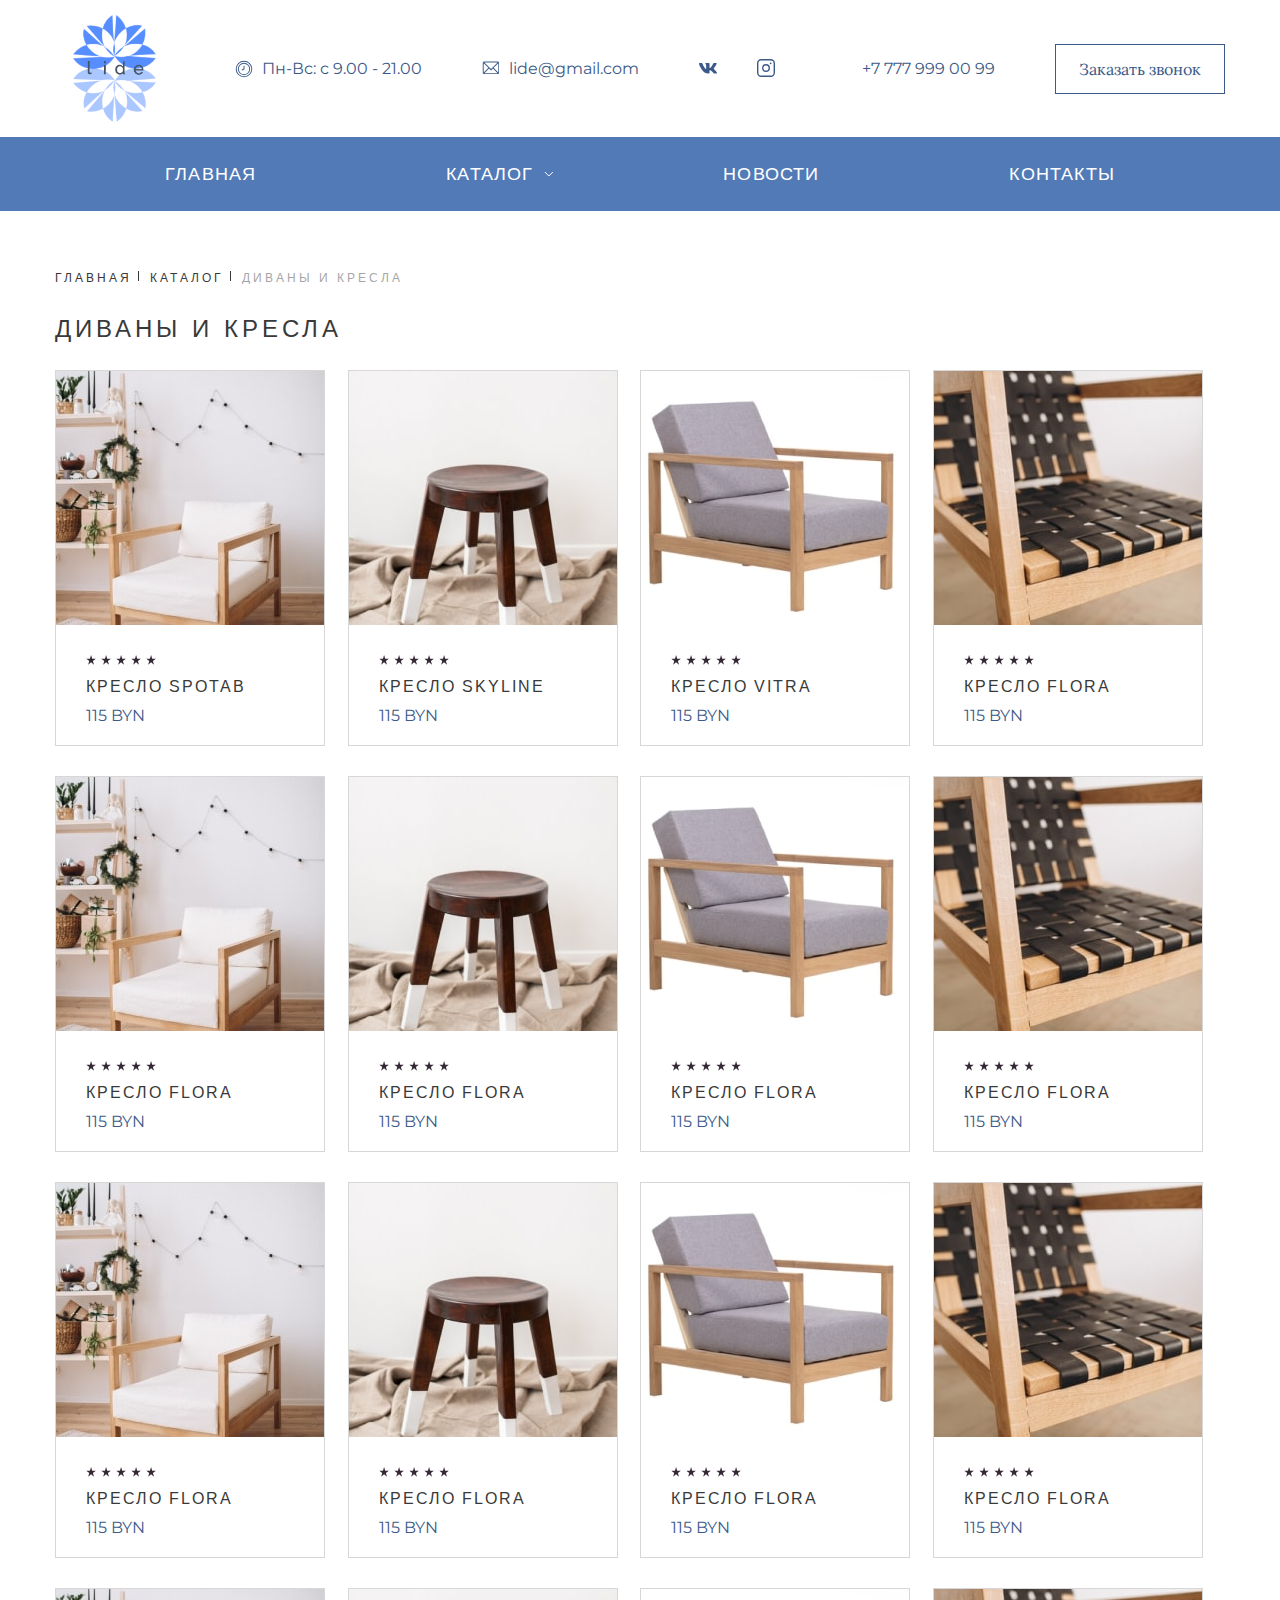
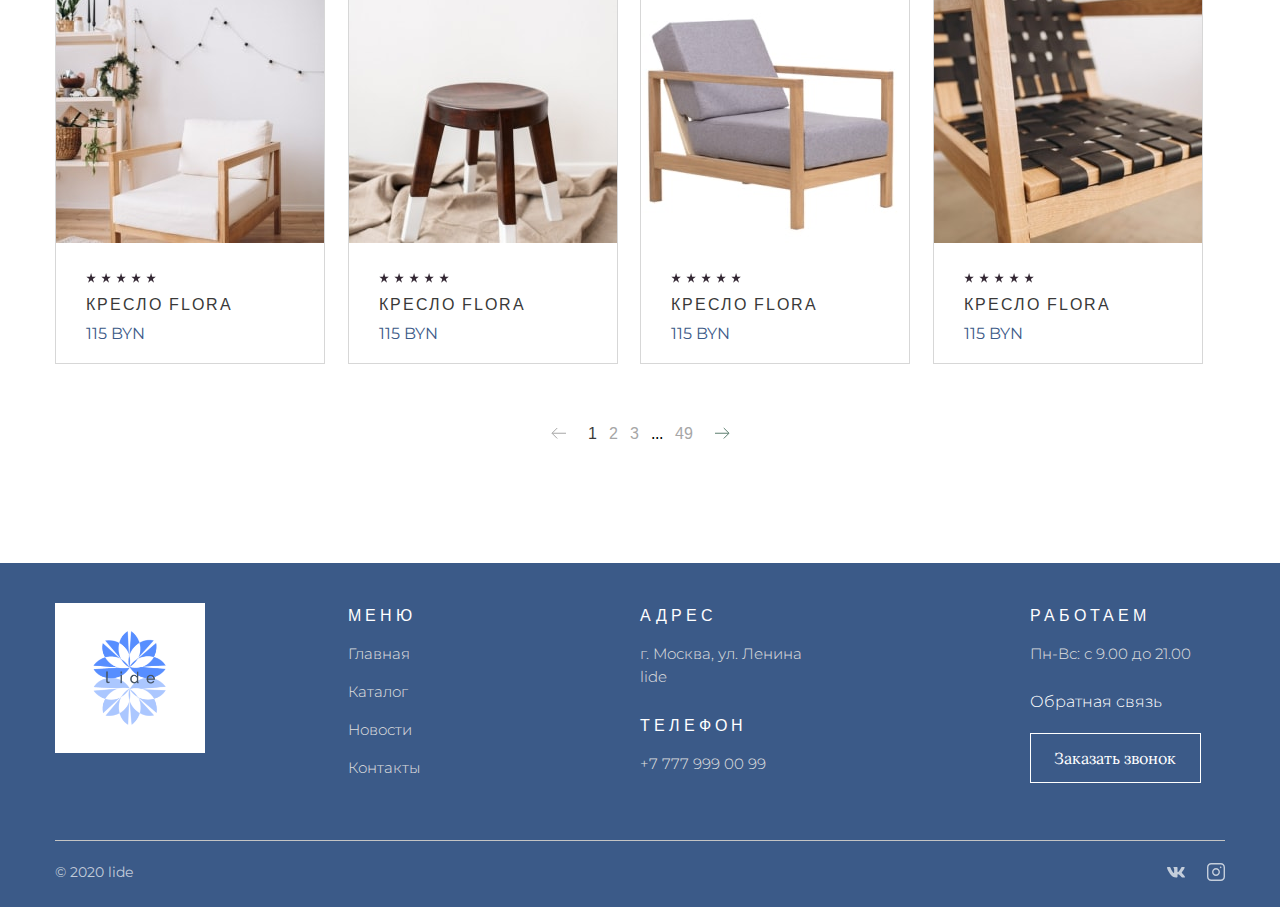
<file: catalog-partition.html>
<!DOCTYPE html>
<html lang="ru">
  <head>
    <meta charset="utf-8">
    <meta http-equiv="X-UA-Compatible" content="IE=edge">
    <meta name="theme-color" content="#fff">
    <meta name="apple-mobile-web-app-status-bar-style" content="black-translucent">
    <meta name="viewport" content="width=device-width, user-scalable=no, initial-scale=1.0, maximum-scale=1.0, minimum-scale=1.0">
    <link rel="shortcut icon" href="img/favicons/favicon.ico" type="image/x-icon">
    <link rel="icon" sizes="16x16" href="img/favicons/favicon-16x16.png" type="image/png">
    <link rel="icon" sizes="32x32" href="img/favicons/favicon-32x32.png" type="image/png">
    <link rel="apple-touch-icon-precomposed" href="img/favicons/apple-touch-icon-precomposed.png">
    <link rel="apple-touch-icon" href="img/favicons/apple-touch-icon.png">
    <link rel="apple-touch-icon" sizes="57x57" href="img/favicons/apple-touch-icon-57x57.png">
    <link rel="apple-touch-icon" sizes="60x60" href="img/favicons/apple-touch-icon-60x60.png">
    <link rel="apple-touch-icon" sizes="72x72" href="img/favicons/apple-touch-icon-72x72.png">
    <link rel="apple-touch-icon" sizes="76x76" href="img/favicons/apple-touch-icon-76x76.png">
    <link rel="apple-touch-icon" sizes="114x114" href="img/favicons/apple-touch-icon-114x114.png">
    <link rel="apple-touch-icon" sizes="120x120" href="img/favicons/apple-touch-icon-120x120.png">
    <link rel="apple-touch-icon" sizes="144x144" href="img/favicons/apple-touch-icon-144x144.png">
    <link rel="apple-touch-icon" sizes="152x152" href="img/favicons/apple-touch-icon-152x152.png">
    <link rel="apple-touch-icon" sizes="167x167" href="img/favicons/apple-touch-icon-167x167.png">
    <link rel="apple-touch-icon" sizes="180x180" href="img/favicons/apple-touch-icon-180x180.png">
    <link rel="apple-touch-icon" sizes="1024x1024" href="img/favicons/apple-touch-icon-1024x1024.png">
    <!-- Fonts-->
    <link rel="stylesheet" href="https://fonts.googleapis.com/css2?family=Arimo:wght@400;700&amp;family=Lora&amp;family=Montserrat:wght@300;400&amp;display=swap">
    <!-- Styles-->
    <link rel="stylesheet" href="styles/main.css">
    <title>Диваны и кресла</title>
  </head>
  <body>
    <!-- Header-->
    <header class="header">
      <div class="container">
        <div class="header__inner">
          <div class="logo header__logo"><a class="logo" href="index.html"><img class="logo__img" src="./img/logo/logo.png" alt="Doski" title="Doski"></a></div>
          <div class="header__time">Пн-Вс: с 9.00 - 21.00</div>
          <div class="header__mail"><a class="header__mail-link" href="mailto:lide@gmail.com">lide@gmail.com</a></div>
          <div class="header__social"><a class="header__social-link" href="#" target="_blank"><img class="header__social-vk" src="./img/svg/vk.svg" alt=""></a><a class="header__social-link" href="#" target="_blank"><img class="header__social-insta" src="./img/svg/insta.svg" alt=""></a></div>
          <div class="header__tel"><a class="header__tel-link" href="tel:+375291361874">+7 777 999 00 99</a></div>
          <button class="base-button header__button">Заказать звонок</button>
        </div>
      </div>
    </header>
    <!-- ./Header-->
    <!-- Menu-->
    <nav class="menu">
      <div class="container">
        <div class="burger-menu" data-menuburgeropen=""><span class="burger-menu__burger-line"></span><span>Меню</span></div>
        <ul class="menu__list" data-menuburger="">
          <li class="menu__item"><a class="menu__link" href="./index.html">Главная</a></li>
          <li class="menu__item"><a class="menu__link menu__link--arrow menu__link--hover" href="./catalog.html">Каталог</a>
            <ul class="sub-menu">
              <li class="sub-menu__item"><a class="sub-menu__link" href="./catalog-partition.html">Диваны и Кресла</a></li>
              <li class="sub-menu__item"><a class="sub-menu__link" href="./catalog-partition.html">Столы и Стулья</a>
                <ul class="second-sub-menu">
                  <li class="second-sub-menu__item"><a class="second-sub-menu__link" href="1">Круглый стол</a></li>
                  <li class="second-sub-menu__item"><a class="second-sub-menu__link" href="2">Прямоугольный стол</a></li>
                  <li class="second-sub-menu__item"><a class="second-sub-menu__link" href="">Табуреты круглые</a></li>
                  <li class="second-sub-menu__item"><a class="second-sub-menu__link" href="">Табуреты барные</a></li>
                  <li class="second-sub-menu__item"><a class="second-sub-menu__link" href="">Стулья барные</a></li>
                </ul>
              </li>
              <li class="sub-menu__item"><a class="sub-menu__link" href="./catalog-partition.html">Тумбы, стеллажи</a></li>
              <li class="sub-menu__item"><a class="sub-menu__link" href="./catalog-partition.html">Садовая мебель</a></li>
              <li class="sub-menu__item"><a class="sub-menu__link" href="./catalog-partition.html">Разделочные доски</a></li>
              <li class="sub-menu__item"><a class="sub-menu__link" href="./catalog-partition.html">Работа под заказ</a></li>
            </ul>
          </li>
          <li class="menu__item"><a class="menu__link" href="./all-news.html">Новости</a></li>
          <li class="menu__item"><a class="menu__link" href="./contacts.html">Контакты</a></li>
        </ul>
      </div>
    </nav>
    <!-- ./ Menu-->
    <main>
      <!-- Catalog-part-->
      <section class="catalog-part">
        <div class="container">
          <div class="bread-crumbs">
            <ul class="bread-crumbs__list">
              <li class="bread-crumbs__item"><a class="bread-crumbs__link" href="./index.html">Главная</a></li>
              <li class="bread-crumbs__item"><a class="bread-crumbs__link" href="./index.html">Каталог</a></li>
              <li class="bread-crumbs__item">Диваны и кресла</li>
            </ul>
          </div>
          <h1 class="main-page-title">Диваны и кресла</h1>
          <div class="card__inner">
            <div class="row-fl jc-sa">
              <div class="row-fl__col-3"><a class="card" href="./product-card.html"><img class="card__img" src="./img/card-img/card-img-1.jpg" alt="Кресло Spotab"><span class="card-star">
                    <svg width="10" height="10" viewBox="0 0 10 10" fill="none" xmlns="http://www.w3.org/2000/svg">
                      <path d="M5.08122 0.00567627L6.20074 3.6809H9.8236L6.89266 5.95231L8.01216 9.62757L5.08122 7.3561L2.15029 9.62757L3.2698 5.95231L0.338867 3.6809H3.9617L5.08122 0.00567627Z" fill="#342834"></path>
                    </svg>
                    <svg width="10" height="10" viewBox="0 0 10 10" fill="none" xmlns="http://www.w3.org/2000/svg">
                      <path d="M5.08122 0.00567627L6.20074 3.6809H9.8236L6.89266 5.95231L8.01216 9.62757L5.08122 7.3561L2.15029 9.62757L3.2698 5.95231L0.338867 3.6809H3.9617L5.08122 0.00567627Z" fill="#342834"></path>
                    </svg>
                    <svg width="10" height="10" viewBox="0 0 10 10" fill="none" xmlns="http://www.w3.org/2000/svg">
                      <path d="M5.08122 0.00567627L6.20074 3.6809H9.8236L6.89266 5.95231L8.01216 9.62757L5.08122 7.3561L2.15029 9.62757L3.2698 5.95231L0.338867 3.6809H3.9617L5.08122 0.00567627Z" fill="#342834"></path>
                    </svg>
                    <svg width="10" height="10" viewBox="0 0 10 10" fill="none" xmlns="http://www.w3.org/2000/svg">
                      <path d="M5.08122 0.00567627L6.20074 3.6809H9.8236L6.89266 5.95231L8.01216 9.62757L5.08122 7.3561L2.15029 9.62757L3.2698 5.95231L0.338867 3.6809H3.9617L5.08122 0.00567627Z" fill="#342834"></path>
                    </svg>
                    <svg width="10" height="10" viewBox="0 0 10 10" fill="none" xmlns="http://www.w3.org/2000/svg">
                      <path d="M5.08122 0.00567627L6.20074 3.6809H9.8236L6.89266 5.95231L8.01216 9.62757L5.08122 7.3561L2.15029 9.62757L3.2698 5.95231L0.338867 3.6809H3.9617L5.08122 0.00567627Z" fill="#342834"></path>
                    </svg></span>
                  <h3 class="card__title">кресло Spotab</h3>
                  <p class="card__price">115 byn</p></a></div>
              <div class="row-fl__col-3"><a class="card" href="./product-card.html"><img class="card__img" src="./img/card-img/card-img-2.jpg" alt="Кресло Skyline"><span class="card-star">
                    <svg width="10" height="10" viewBox="0 0 10 10" fill="none" xmlns="http://www.w3.org/2000/svg">
                      <path d="M5.08122 0.00567627L6.20074 3.6809H9.8236L6.89266 5.95231L8.01216 9.62757L5.08122 7.3561L2.15029 9.62757L3.2698 5.95231L0.338867 3.6809H3.9617L5.08122 0.00567627Z" fill="#342834"></path>
                    </svg>
                    <svg width="10" height="10" viewBox="0 0 10 10" fill="none" xmlns="http://www.w3.org/2000/svg">
                      <path d="M5.08122 0.00567627L6.20074 3.6809H9.8236L6.89266 5.95231L8.01216 9.62757L5.08122 7.3561L2.15029 9.62757L3.2698 5.95231L0.338867 3.6809H3.9617L5.08122 0.00567627Z" fill="#342834"></path>
                    </svg>
                    <svg width="10" height="10" viewBox="0 0 10 10" fill="none" xmlns="http://www.w3.org/2000/svg">
                      <path d="M5.08122 0.00567627L6.20074 3.6809H9.8236L6.89266 5.95231L8.01216 9.62757L5.08122 7.3561L2.15029 9.62757L3.2698 5.95231L0.338867 3.6809H3.9617L5.08122 0.00567627Z" fill="#342834"></path>
                    </svg>
                    <svg width="10" height="10" viewBox="0 0 10 10" fill="none" xmlns="http://www.w3.org/2000/svg">
                      <path d="M5.08122 0.00567627L6.20074 3.6809H9.8236L6.89266 5.95231L8.01216 9.62757L5.08122 7.3561L2.15029 9.62757L3.2698 5.95231L0.338867 3.6809H3.9617L5.08122 0.00567627Z" fill="#342834"></path>
                    </svg>
                    <svg width="10" height="10" viewBox="0 0 10 10" fill="none" xmlns="http://www.w3.org/2000/svg">
                      <path d="M5.08122 0.00567627L6.20074 3.6809H9.8236L6.89266 5.95231L8.01216 9.62757L5.08122 7.3561L2.15029 9.62757L3.2698 5.95231L0.338867 3.6809H3.9617L5.08122 0.00567627Z" fill="#342834"></path>
                    </svg></span>
                  <h3 class="card__title">Кресло Skyline</h3>
                  <p class="card__price">115 byn</p></a></div>
              <div class="row-fl__col-3"><a class="card" href="./product-card.html"><img class="card__img" src="./img/card-img/card-img-3.jpg" alt="Кресло Vitra"><span class="card-star">
                    <svg width="10" height="10" viewBox="0 0 10 10" fill="none" xmlns="http://www.w3.org/2000/svg">
                      <path d="M5.08122 0.00567627L6.20074 3.6809H9.8236L6.89266 5.95231L8.01216 9.62757L5.08122 7.3561L2.15029 9.62757L3.2698 5.95231L0.338867 3.6809H3.9617L5.08122 0.00567627Z" fill="#342834"></path>
                    </svg>
                    <svg width="10" height="10" viewBox="0 0 10 10" fill="none" xmlns="http://www.w3.org/2000/svg">
                      <path d="M5.08122 0.00567627L6.20074 3.6809H9.8236L6.89266 5.95231L8.01216 9.62757L5.08122 7.3561L2.15029 9.62757L3.2698 5.95231L0.338867 3.6809H3.9617L5.08122 0.00567627Z" fill="#342834"></path>
                    </svg>
                    <svg width="10" height="10" viewBox="0 0 10 10" fill="none" xmlns="http://www.w3.org/2000/svg">
                      <path d="M5.08122 0.00567627L6.20074 3.6809H9.8236L6.89266 5.95231L8.01216 9.62757L5.08122 7.3561L2.15029 9.62757L3.2698 5.95231L0.338867 3.6809H3.9617L5.08122 0.00567627Z" fill="#342834"></path>
                    </svg>
                    <svg width="10" height="10" viewBox="0 0 10 10" fill="none" xmlns="http://www.w3.org/2000/svg">
                      <path d="M5.08122 0.00567627L6.20074 3.6809H9.8236L6.89266 5.95231L8.01216 9.62757L5.08122 7.3561L2.15029 9.62757L3.2698 5.95231L0.338867 3.6809H3.9617L5.08122 0.00567627Z" fill="#342834"></path>
                    </svg>
                    <svg width="10" height="10" viewBox="0 0 10 10" fill="none" xmlns="http://www.w3.org/2000/svg">
                      <path d="M5.08122 0.00567627L6.20074 3.6809H9.8236L6.89266 5.95231L8.01216 9.62757L5.08122 7.3561L2.15029 9.62757L3.2698 5.95231L0.338867 3.6809H3.9617L5.08122 0.00567627Z" fill="#342834"></path>
                    </svg></span>
                  <h3 class="card__title">Кресло Vitra</h3>
                  <p class="card__price">115 byn</p></a></div>
              <div class="row-fl__col-3"><a class="card" href="./product-card.html"><img class="card__img" src="./img/card-img/card-img-4.jpg" alt="Кресло Flora"><span class="card-star">
                    <svg width="10" height="10" viewBox="0 0 10 10" fill="none" xmlns="http://www.w3.org/2000/svg">
                      <path d="M5.08122 0.00567627L6.20074 3.6809H9.8236L6.89266 5.95231L8.01216 9.62757L5.08122 7.3561L2.15029 9.62757L3.2698 5.95231L0.338867 3.6809H3.9617L5.08122 0.00567627Z" fill="#342834"></path>
                    </svg>
                    <svg width="10" height="10" viewBox="0 0 10 10" fill="none" xmlns="http://www.w3.org/2000/svg">
                      <path d="M5.08122 0.00567627L6.20074 3.6809H9.8236L6.89266 5.95231L8.01216 9.62757L5.08122 7.3561L2.15029 9.62757L3.2698 5.95231L0.338867 3.6809H3.9617L5.08122 0.00567627Z" fill="#342834"></path>
                    </svg>
                    <svg width="10" height="10" viewBox="0 0 10 10" fill="none" xmlns="http://www.w3.org/2000/svg">
                      <path d="M5.08122 0.00567627L6.20074 3.6809H9.8236L6.89266 5.95231L8.01216 9.62757L5.08122 7.3561L2.15029 9.62757L3.2698 5.95231L0.338867 3.6809H3.9617L5.08122 0.00567627Z" fill="#342834"></path>
                    </svg>
                    <svg width="10" height="10" viewBox="0 0 10 10" fill="none" xmlns="http://www.w3.org/2000/svg">
                      <path d="M5.08122 0.00567627L6.20074 3.6809H9.8236L6.89266 5.95231L8.01216 9.62757L5.08122 7.3561L2.15029 9.62757L3.2698 5.95231L0.338867 3.6809H3.9617L5.08122 0.00567627Z" fill="#342834"></path>
                    </svg>
                    <svg width="10" height="10" viewBox="0 0 10 10" fill="none" xmlns="http://www.w3.org/2000/svg">
                      <path d="M5.08122 0.00567627L6.20074 3.6809H9.8236L6.89266 5.95231L8.01216 9.62757L5.08122 7.3561L2.15029 9.62757L3.2698 5.95231L0.338867 3.6809H3.9617L5.08122 0.00567627Z" fill="#342834"></path>
                    </svg></span>
                  <h3 class="card__title">кресло Flora</h3>
                  <p class="card__price">115 byn</p></a></div>
              <div class="row-fl__col-3"><a class="card" href="./product-card.html"><img class="card__img" src="./img/card-img/card-img-1.jpg" alt="Кресло Flora"><span class="card-star">
                    <svg width="10" height="10" viewBox="0 0 10 10" fill="none" xmlns="http://www.w3.org/2000/svg">
                      <path d="M5.08122 0.00567627L6.20074 3.6809H9.8236L6.89266 5.95231L8.01216 9.62757L5.08122 7.3561L2.15029 9.62757L3.2698 5.95231L0.338867 3.6809H3.9617L5.08122 0.00567627Z" fill="#342834"></path>
                    </svg>
                    <svg width="10" height="10" viewBox="0 0 10 10" fill="none" xmlns="http://www.w3.org/2000/svg">
                      <path d="M5.08122 0.00567627L6.20074 3.6809H9.8236L6.89266 5.95231L8.01216 9.62757L5.08122 7.3561L2.15029 9.62757L3.2698 5.95231L0.338867 3.6809H3.9617L5.08122 0.00567627Z" fill="#342834"></path>
                    </svg>
                    <svg width="10" height="10" viewBox="0 0 10 10" fill="none" xmlns="http://www.w3.org/2000/svg">
                      <path d="M5.08122 0.00567627L6.20074 3.6809H9.8236L6.89266 5.95231L8.01216 9.62757L5.08122 7.3561L2.15029 9.62757L3.2698 5.95231L0.338867 3.6809H3.9617L5.08122 0.00567627Z" fill="#342834"></path>
                    </svg>
                    <svg width="10" height="10" viewBox="0 0 10 10" fill="none" xmlns="http://www.w3.org/2000/svg">
                      <path d="M5.08122 0.00567627L6.20074 3.6809H9.8236L6.89266 5.95231L8.01216 9.62757L5.08122 7.3561L2.15029 9.62757L3.2698 5.95231L0.338867 3.6809H3.9617L5.08122 0.00567627Z" fill="#342834"></path>
                    </svg>
                    <svg width="10" height="10" viewBox="0 0 10 10" fill="none" xmlns="http://www.w3.org/2000/svg">
                      <path d="M5.08122 0.00567627L6.20074 3.6809H9.8236L6.89266 5.95231L8.01216 9.62757L5.08122 7.3561L2.15029 9.62757L3.2698 5.95231L0.338867 3.6809H3.9617L5.08122 0.00567627Z" fill="#342834"></path>
                    </svg></span>
                  <h3 class="card__title">кресло Flora</h3>
                  <p class="card__price">115 byn</p></a></div>
              <div class="row-fl__col-3"><a class="card" href="./product-card.html"><img class="card__img" src="./img/card-img/card-img-2.jpg" alt="Кресло Flora"><span class="card-star">
                    <svg width="10" height="10" viewBox="0 0 10 10" fill="none" xmlns="http://www.w3.org/2000/svg">
                      <path d="M5.08122 0.00567627L6.20074 3.6809H9.8236L6.89266 5.95231L8.01216 9.62757L5.08122 7.3561L2.15029 9.62757L3.2698 5.95231L0.338867 3.6809H3.9617L5.08122 0.00567627Z" fill="#342834"></path>
                    </svg>
                    <svg width="10" height="10" viewBox="0 0 10 10" fill="none" xmlns="http://www.w3.org/2000/svg">
                      <path d="M5.08122 0.00567627L6.20074 3.6809H9.8236L6.89266 5.95231L8.01216 9.62757L5.08122 7.3561L2.15029 9.62757L3.2698 5.95231L0.338867 3.6809H3.9617L5.08122 0.00567627Z" fill="#342834"></path>
                    </svg>
                    <svg width="10" height="10" viewBox="0 0 10 10" fill="none" xmlns="http://www.w3.org/2000/svg">
                      <path d="M5.08122 0.00567627L6.20074 3.6809H9.8236L6.89266 5.95231L8.01216 9.62757L5.08122 7.3561L2.15029 9.62757L3.2698 5.95231L0.338867 3.6809H3.9617L5.08122 0.00567627Z" fill="#342834"></path>
                    </svg>
                    <svg width="10" height="10" viewBox="0 0 10 10" fill="none" xmlns="http://www.w3.org/2000/svg">
                      <path d="M5.08122 0.00567627L6.20074 3.6809H9.8236L6.89266 5.95231L8.01216 9.62757L5.08122 7.3561L2.15029 9.62757L3.2698 5.95231L0.338867 3.6809H3.9617L5.08122 0.00567627Z" fill="#342834"></path>
                    </svg>
                    <svg width="10" height="10" viewBox="0 0 10 10" fill="none" xmlns="http://www.w3.org/2000/svg">
                      <path d="M5.08122 0.00567627L6.20074 3.6809H9.8236L6.89266 5.95231L8.01216 9.62757L5.08122 7.3561L2.15029 9.62757L3.2698 5.95231L0.338867 3.6809H3.9617L5.08122 0.00567627Z" fill="#342834"></path>
                    </svg></span>
                  <h3 class="card__title">кресло Flora</h3>
                  <p class="card__price">115 byn</p></a></div>
              <div class="row-fl__col-3"><a class="card" href="./product-card.html"><img class="card__img" src="./img/card-img/card-img-3.jpg" alt="Кресло Flora"><span class="card-star">
                    <svg width="10" height="10" viewBox="0 0 10 10" fill="none" xmlns="http://www.w3.org/2000/svg">
                      <path d="M5.08122 0.00567627L6.20074 3.6809H9.8236L6.89266 5.95231L8.01216 9.62757L5.08122 7.3561L2.15029 9.62757L3.2698 5.95231L0.338867 3.6809H3.9617L5.08122 0.00567627Z" fill="#342834"></path>
                    </svg>
                    <svg width="10" height="10" viewBox="0 0 10 10" fill="none" xmlns="http://www.w3.org/2000/svg">
                      <path d="M5.08122 0.00567627L6.20074 3.6809H9.8236L6.89266 5.95231L8.01216 9.62757L5.08122 7.3561L2.15029 9.62757L3.2698 5.95231L0.338867 3.6809H3.9617L5.08122 0.00567627Z" fill="#342834"></path>
                    </svg>
                    <svg width="10" height="10" viewBox="0 0 10 10" fill="none" xmlns="http://www.w3.org/2000/svg">
                      <path d="M5.08122 0.00567627L6.20074 3.6809H9.8236L6.89266 5.95231L8.01216 9.62757L5.08122 7.3561L2.15029 9.62757L3.2698 5.95231L0.338867 3.6809H3.9617L5.08122 0.00567627Z" fill="#342834"></path>
                    </svg>
                    <svg width="10" height="10" viewBox="0 0 10 10" fill="none" xmlns="http://www.w3.org/2000/svg">
                      <path d="M5.08122 0.00567627L6.20074 3.6809H9.8236L6.89266 5.95231L8.01216 9.62757L5.08122 7.3561L2.15029 9.62757L3.2698 5.95231L0.338867 3.6809H3.9617L5.08122 0.00567627Z" fill="#342834"></path>
                    </svg>
                    <svg width="10" height="10" viewBox="0 0 10 10" fill="none" xmlns="http://www.w3.org/2000/svg">
                      <path d="M5.08122 0.00567627L6.20074 3.6809H9.8236L6.89266 5.95231L8.01216 9.62757L5.08122 7.3561L2.15029 9.62757L3.2698 5.95231L0.338867 3.6809H3.9617L5.08122 0.00567627Z" fill="#342834"></path>
                    </svg></span>
                  <h3 class="card__title">кресло Flora</h3>
                  <p class="card__price">115 byn</p></a></div>
              <div class="row-fl__col-3"><a class="card" href="./product-card.html"><img class="card__img" src="./img/card-img/card-img-4.jpg" alt="Кресло Flora"><span class="card-star">
                    <svg width="10" height="10" viewBox="0 0 10 10" fill="none" xmlns="http://www.w3.org/2000/svg">
                      <path d="M5.08122 0.00567627L6.20074 3.6809H9.8236L6.89266 5.95231L8.01216 9.62757L5.08122 7.3561L2.15029 9.62757L3.2698 5.95231L0.338867 3.6809H3.9617L5.08122 0.00567627Z" fill="#342834"></path>
                    </svg>
                    <svg width="10" height="10" viewBox="0 0 10 10" fill="none" xmlns="http://www.w3.org/2000/svg">
                      <path d="M5.08122 0.00567627L6.20074 3.6809H9.8236L6.89266 5.95231L8.01216 9.62757L5.08122 7.3561L2.15029 9.62757L3.2698 5.95231L0.338867 3.6809H3.9617L5.08122 0.00567627Z" fill="#342834"></path>
                    </svg>
                    <svg width="10" height="10" viewBox="0 0 10 10" fill="none" xmlns="http://www.w3.org/2000/svg">
                      <path d="M5.08122 0.00567627L6.20074 3.6809H9.8236L6.89266 5.95231L8.01216 9.62757L5.08122 7.3561L2.15029 9.62757L3.2698 5.95231L0.338867 3.6809H3.9617L5.08122 0.00567627Z" fill="#342834"></path>
                    </svg>
                    <svg width="10" height="10" viewBox="0 0 10 10" fill="none" xmlns="http://www.w3.org/2000/svg">
                      <path d="M5.08122 0.00567627L6.20074 3.6809H9.8236L6.89266 5.95231L8.01216 9.62757L5.08122 7.3561L2.15029 9.62757L3.2698 5.95231L0.338867 3.6809H3.9617L5.08122 0.00567627Z" fill="#342834"></path>
                    </svg>
                    <svg width="10" height="10" viewBox="0 0 10 10" fill="none" xmlns="http://www.w3.org/2000/svg">
                      <path d="M5.08122 0.00567627L6.20074 3.6809H9.8236L6.89266 5.95231L8.01216 9.62757L5.08122 7.3561L2.15029 9.62757L3.2698 5.95231L0.338867 3.6809H3.9617L5.08122 0.00567627Z" fill="#342834"></path>
                    </svg></span>
                  <h3 class="card__title">кресло Flora</h3>
                  <p class="card__price">115 byn</p></a></div>
              <div class="row-fl__col-3"><a class="card" href="./product-card.html"><img class="card__img" src="./img/card-img/card-img-1.jpg" alt="Кресло Flora"><span class="card-star">
                    <svg width="10" height="10" viewBox="0 0 10 10" fill="none" xmlns="http://www.w3.org/2000/svg">
                      <path d="M5.08122 0.00567627L6.20074 3.6809H9.8236L6.89266 5.95231L8.01216 9.62757L5.08122 7.3561L2.15029 9.62757L3.2698 5.95231L0.338867 3.6809H3.9617L5.08122 0.00567627Z" fill="#342834"></path>
                    </svg>
                    <svg width="10" height="10" viewBox="0 0 10 10" fill="none" xmlns="http://www.w3.org/2000/svg">
                      <path d="M5.08122 0.00567627L6.20074 3.6809H9.8236L6.89266 5.95231L8.01216 9.62757L5.08122 7.3561L2.15029 9.62757L3.2698 5.95231L0.338867 3.6809H3.9617L5.08122 0.00567627Z" fill="#342834"></path>
                    </svg>
                    <svg width="10" height="10" viewBox="0 0 10 10" fill="none" xmlns="http://www.w3.org/2000/svg">
                      <path d="M5.08122 0.00567627L6.20074 3.6809H9.8236L6.89266 5.95231L8.01216 9.62757L5.08122 7.3561L2.15029 9.62757L3.2698 5.95231L0.338867 3.6809H3.9617L5.08122 0.00567627Z" fill="#342834"></path>
                    </svg>
                    <svg width="10" height="10" viewBox="0 0 10 10" fill="none" xmlns="http://www.w3.org/2000/svg">
                      <path d="M5.08122 0.00567627L6.20074 3.6809H9.8236L6.89266 5.95231L8.01216 9.62757L5.08122 7.3561L2.15029 9.62757L3.2698 5.95231L0.338867 3.6809H3.9617L5.08122 0.00567627Z" fill="#342834"></path>
                    </svg>
                    <svg width="10" height="10" viewBox="0 0 10 10" fill="none" xmlns="http://www.w3.org/2000/svg">
                      <path d="M5.08122 0.00567627L6.20074 3.6809H9.8236L6.89266 5.95231L8.01216 9.62757L5.08122 7.3561L2.15029 9.62757L3.2698 5.95231L0.338867 3.6809H3.9617L5.08122 0.00567627Z" fill="#342834"></path>
                    </svg></span>
                  <h3 class="card__title">кресло Flora</h3>
                  <p class="card__price">115 byn</p></a></div>
              <div class="row-fl__col-3"><a class="card" href="./product-card.html"><img class="card__img" src="./img/card-img/card-img-2.jpg" alt="Кресло Flora"><span class="card-star">
                    <svg width="10" height="10" viewBox="0 0 10 10" fill="none" xmlns="http://www.w3.org/2000/svg">
                      <path d="M5.08122 0.00567627L6.20074 3.6809H9.8236L6.89266 5.95231L8.01216 9.62757L5.08122 7.3561L2.15029 9.62757L3.2698 5.95231L0.338867 3.6809H3.9617L5.08122 0.00567627Z" fill="#342834"></path>
                    </svg>
                    <svg width="10" height="10" viewBox="0 0 10 10" fill="none" xmlns="http://www.w3.org/2000/svg">
                      <path d="M5.08122 0.00567627L6.20074 3.6809H9.8236L6.89266 5.95231L8.01216 9.62757L5.08122 7.3561L2.15029 9.62757L3.2698 5.95231L0.338867 3.6809H3.9617L5.08122 0.00567627Z" fill="#342834"></path>
                    </svg>
                    <svg width="10" height="10" viewBox="0 0 10 10" fill="none" xmlns="http://www.w3.org/2000/svg">
                      <path d="M5.08122 0.00567627L6.20074 3.6809H9.8236L6.89266 5.95231L8.01216 9.62757L5.08122 7.3561L2.15029 9.62757L3.2698 5.95231L0.338867 3.6809H3.9617L5.08122 0.00567627Z" fill="#342834"></path>
                    </svg>
                    <svg width="10" height="10" viewBox="0 0 10 10" fill="none" xmlns="http://www.w3.org/2000/svg">
                      <path d="M5.08122 0.00567627L6.20074 3.6809H9.8236L6.89266 5.95231L8.01216 9.62757L5.08122 7.3561L2.15029 9.62757L3.2698 5.95231L0.338867 3.6809H3.9617L5.08122 0.00567627Z" fill="#342834"></path>
                    </svg>
                    <svg width="10" height="10" viewBox="0 0 10 10" fill="none" xmlns="http://www.w3.org/2000/svg">
                      <path d="M5.08122 0.00567627L6.20074 3.6809H9.8236L6.89266 5.95231L8.01216 9.62757L5.08122 7.3561L2.15029 9.62757L3.2698 5.95231L0.338867 3.6809H3.9617L5.08122 0.00567627Z" fill="#342834"></path>
                    </svg></span>
                  <h3 class="card__title">кресло Flora</h3>
                  <p class="card__price">115 byn</p></a></div>
              <div class="row-fl__col-3"><a class="card" href="./product-card.html"><img class="card__img" src="./img/card-img/card-img-3.jpg" alt="Кресло Flora"><span class="card-star">
                    <svg width="10" height="10" viewBox="0 0 10 10" fill="none" xmlns="http://www.w3.org/2000/svg">
                      <path d="M5.08122 0.00567627L6.20074 3.6809H9.8236L6.89266 5.95231L8.01216 9.62757L5.08122 7.3561L2.15029 9.62757L3.2698 5.95231L0.338867 3.6809H3.9617L5.08122 0.00567627Z" fill="#342834"></path>
                    </svg>
                    <svg width="10" height="10" viewBox="0 0 10 10" fill="none" xmlns="http://www.w3.org/2000/svg">
                      <path d="M5.08122 0.00567627L6.20074 3.6809H9.8236L6.89266 5.95231L8.01216 9.62757L5.08122 7.3561L2.15029 9.62757L3.2698 5.95231L0.338867 3.6809H3.9617L5.08122 0.00567627Z" fill="#342834"></path>
                    </svg>
                    <svg width="10" height="10" viewBox="0 0 10 10" fill="none" xmlns="http://www.w3.org/2000/svg">
                      <path d="M5.08122 0.00567627L6.20074 3.6809H9.8236L6.89266 5.95231L8.01216 9.62757L5.08122 7.3561L2.15029 9.62757L3.2698 5.95231L0.338867 3.6809H3.9617L5.08122 0.00567627Z" fill="#342834"></path>
                    </svg>
                    <svg width="10" height="10" viewBox="0 0 10 10" fill="none" xmlns="http://www.w3.org/2000/svg">
                      <path d="M5.08122 0.00567627L6.20074 3.6809H9.8236L6.89266 5.95231L8.01216 9.62757L5.08122 7.3561L2.15029 9.62757L3.2698 5.95231L0.338867 3.6809H3.9617L5.08122 0.00567627Z" fill="#342834"></path>
                    </svg>
                    <svg width="10" height="10" viewBox="0 0 10 10" fill="none" xmlns="http://www.w3.org/2000/svg">
                      <path d="M5.08122 0.00567627L6.20074 3.6809H9.8236L6.89266 5.95231L8.01216 9.62757L5.08122 7.3561L2.15029 9.62757L3.2698 5.95231L0.338867 3.6809H3.9617L5.08122 0.00567627Z" fill="#342834"></path>
                    </svg></span>
                  <h3 class="card__title">кресло Flora</h3>
                  <p class="card__price">115 byn</p></a></div>
              <div class="row-fl__col-3"><a class="card" href="./product-card.html"><img class="card__img" src="./img/card-img/card-img-4.jpg" alt="Кресло Flora"><span class="card-star">
                    <svg width="10" height="10" viewBox="0 0 10 10" fill="none" xmlns="http://www.w3.org/2000/svg">
                      <path d="M5.08122 0.00567627L6.20074 3.6809H9.8236L6.89266 5.95231L8.01216 9.62757L5.08122 7.3561L2.15029 9.62757L3.2698 5.95231L0.338867 3.6809H3.9617L5.08122 0.00567627Z" fill="#342834"></path>
                    </svg>
                    <svg width="10" height="10" viewBox="0 0 10 10" fill="none" xmlns="http://www.w3.org/2000/svg">
                      <path d="M5.08122 0.00567627L6.20074 3.6809H9.8236L6.89266 5.95231L8.01216 9.62757L5.08122 7.3561L2.15029 9.62757L3.2698 5.95231L0.338867 3.6809H3.9617L5.08122 0.00567627Z" fill="#342834"></path>
                    </svg>
                    <svg width="10" height="10" viewBox="0 0 10 10" fill="none" xmlns="http://www.w3.org/2000/svg">
                      <path d="M5.08122 0.00567627L6.20074 3.6809H9.8236L6.89266 5.95231L8.01216 9.62757L5.08122 7.3561L2.15029 9.62757L3.2698 5.95231L0.338867 3.6809H3.9617L5.08122 0.00567627Z" fill="#342834"></path>
                    </svg>
                    <svg width="10" height="10" viewBox="0 0 10 10" fill="none" xmlns="http://www.w3.org/2000/svg">
                      <path d="M5.08122 0.00567627L6.20074 3.6809H9.8236L6.89266 5.95231L8.01216 9.62757L5.08122 7.3561L2.15029 9.62757L3.2698 5.95231L0.338867 3.6809H3.9617L5.08122 0.00567627Z" fill="#342834"></path>
                    </svg>
                    <svg width="10" height="10" viewBox="0 0 10 10" fill="none" xmlns="http://www.w3.org/2000/svg">
                      <path d="M5.08122 0.00567627L6.20074 3.6809H9.8236L6.89266 5.95231L8.01216 9.62757L5.08122 7.3561L2.15029 9.62757L3.2698 5.95231L0.338867 3.6809H3.9617L5.08122 0.00567627Z" fill="#342834"></path>
                    </svg></span>
                  <h3 class="card__title">кресло Flora</h3>
                  <p class="card__price">115 byn</p></a></div>
              <div class="row-fl__col-3"><a class="card" href="./product-card.html"><img class="card__img" src="./img/card-img/card-img-1.jpg" alt="Кресло Flora"><span class="card-star">
                    <svg width="10" height="10" viewBox="0 0 10 10" fill="none" xmlns="http://www.w3.org/2000/svg">
                      <path d="M5.08122 0.00567627L6.20074 3.6809H9.8236L6.89266 5.95231L8.01216 9.62757L5.08122 7.3561L2.15029 9.62757L3.2698 5.95231L0.338867 3.6809H3.9617L5.08122 0.00567627Z" fill="#342834"></path>
                    </svg>
                    <svg width="10" height="10" viewBox="0 0 10 10" fill="none" xmlns="http://www.w3.org/2000/svg">
                      <path d="M5.08122 0.00567627L6.20074 3.6809H9.8236L6.89266 5.95231L8.01216 9.62757L5.08122 7.3561L2.15029 9.62757L3.2698 5.95231L0.338867 3.6809H3.9617L5.08122 0.00567627Z" fill="#342834"></path>
                    </svg>
                    <svg width="10" height="10" viewBox="0 0 10 10" fill="none" xmlns="http://www.w3.org/2000/svg">
                      <path d="M5.08122 0.00567627L6.20074 3.6809H9.8236L6.89266 5.95231L8.01216 9.62757L5.08122 7.3561L2.15029 9.62757L3.2698 5.95231L0.338867 3.6809H3.9617L5.08122 0.00567627Z" fill="#342834"></path>
                    </svg>
                    <svg width="10" height="10" viewBox="0 0 10 10" fill="none" xmlns="http://www.w3.org/2000/svg">
                      <path d="M5.08122 0.00567627L6.20074 3.6809H9.8236L6.89266 5.95231L8.01216 9.62757L5.08122 7.3561L2.15029 9.62757L3.2698 5.95231L0.338867 3.6809H3.9617L5.08122 0.00567627Z" fill="#342834"></path>
                    </svg>
                    <svg width="10" height="10" viewBox="0 0 10 10" fill="none" xmlns="http://www.w3.org/2000/svg">
                      <path d="M5.08122 0.00567627L6.20074 3.6809H9.8236L6.89266 5.95231L8.01216 9.62757L5.08122 7.3561L2.15029 9.62757L3.2698 5.95231L0.338867 3.6809H3.9617L5.08122 0.00567627Z" fill="#342834"></path>
                    </svg></span>
                  <h3 class="card__title">кресло Flora</h3>
                  <p class="card__price">115 byn</p></a></div>
              <div class="row-fl__col-3"><a class="card" href="./product-card.html"><img class="card__img" src="./img/card-img/card-img-2.jpg" alt="Кресло Flora"><span class="card-star">
                    <svg width="10" height="10" viewBox="0 0 10 10" fill="none" xmlns="http://www.w3.org/2000/svg">
                      <path d="M5.08122 0.00567627L6.20074 3.6809H9.8236L6.89266 5.95231L8.01216 9.62757L5.08122 7.3561L2.15029 9.62757L3.2698 5.95231L0.338867 3.6809H3.9617L5.08122 0.00567627Z" fill="#342834"></path>
                    </svg>
                    <svg width="10" height="10" viewBox="0 0 10 10" fill="none" xmlns="http://www.w3.org/2000/svg">
                      <path d="M5.08122 0.00567627L6.20074 3.6809H9.8236L6.89266 5.95231L8.01216 9.62757L5.08122 7.3561L2.15029 9.62757L3.2698 5.95231L0.338867 3.6809H3.9617L5.08122 0.00567627Z" fill="#342834"></path>
                    </svg>
                    <svg width="10" height="10" viewBox="0 0 10 10" fill="none" xmlns="http://www.w3.org/2000/svg">
                      <path d="M5.08122 0.00567627L6.20074 3.6809H9.8236L6.89266 5.95231L8.01216 9.62757L5.08122 7.3561L2.15029 9.62757L3.2698 5.95231L0.338867 3.6809H3.9617L5.08122 0.00567627Z" fill="#342834"></path>
                    </svg>
                    <svg width="10" height="10" viewBox="0 0 10 10" fill="none" xmlns="http://www.w3.org/2000/svg">
                      <path d="M5.08122 0.00567627L6.20074 3.6809H9.8236L6.89266 5.95231L8.01216 9.62757L5.08122 7.3561L2.15029 9.62757L3.2698 5.95231L0.338867 3.6809H3.9617L5.08122 0.00567627Z" fill="#342834"></path>
                    </svg>
                    <svg width="10" height="10" viewBox="0 0 10 10" fill="none" xmlns="http://www.w3.org/2000/svg">
                      <path d="M5.08122 0.00567627L6.20074 3.6809H9.8236L6.89266 5.95231L8.01216 9.62757L5.08122 7.3561L2.15029 9.62757L3.2698 5.95231L0.338867 3.6809H3.9617L5.08122 0.00567627Z" fill="#342834"></path>
                    </svg></span>
                  <h3 class="card__title">кресло Flora</h3>
                  <p class="card__price">115 byn</p></a></div>
              <div class="row-fl__col-3"><a class="card" href="./product-card.html"><img class="card__img" src="./img/card-img/card-img-3.jpg" alt="Кресло Flora"><span class="card-star">
                    <svg width="10" height="10" viewBox="0 0 10 10" fill="none" xmlns="http://www.w3.org/2000/svg">
                      <path d="M5.08122 0.00567627L6.20074 3.6809H9.8236L6.89266 5.95231L8.01216 9.62757L5.08122 7.3561L2.15029 9.62757L3.2698 5.95231L0.338867 3.6809H3.9617L5.08122 0.00567627Z" fill="#342834"></path>
                    </svg>
                    <svg width="10" height="10" viewBox="0 0 10 10" fill="none" xmlns="http://www.w3.org/2000/svg">
                      <path d="M5.08122 0.00567627L6.20074 3.6809H9.8236L6.89266 5.95231L8.01216 9.62757L5.08122 7.3561L2.15029 9.62757L3.2698 5.95231L0.338867 3.6809H3.9617L5.08122 0.00567627Z" fill="#342834"></path>
                    </svg>
                    <svg width="10" height="10" viewBox="0 0 10 10" fill="none" xmlns="http://www.w3.org/2000/svg">
                      <path d="M5.08122 0.00567627L6.20074 3.6809H9.8236L6.89266 5.95231L8.01216 9.62757L5.08122 7.3561L2.15029 9.62757L3.2698 5.95231L0.338867 3.6809H3.9617L5.08122 0.00567627Z" fill="#342834"></path>
                    </svg>
                    <svg width="10" height="10" viewBox="0 0 10 10" fill="none" xmlns="http://www.w3.org/2000/svg">
                      <path d="M5.08122 0.00567627L6.20074 3.6809H9.8236L6.89266 5.95231L8.01216 9.62757L5.08122 7.3561L2.15029 9.62757L3.2698 5.95231L0.338867 3.6809H3.9617L5.08122 0.00567627Z" fill="#342834"></path>
                    </svg>
                    <svg width="10" height="10" viewBox="0 0 10 10" fill="none" xmlns="http://www.w3.org/2000/svg">
                      <path d="M5.08122 0.00567627L6.20074 3.6809H9.8236L6.89266 5.95231L8.01216 9.62757L5.08122 7.3561L2.15029 9.62757L3.2698 5.95231L0.338867 3.6809H3.9617L5.08122 0.00567627Z" fill="#342834"></path>
                    </svg></span>
                  <h3 class="card__title">кресло Flora</h3>
                  <p class="card__price">115 byn</p></a></div>
              <div class="row-fl__col-3"><a class="card" href="./product-card.html"><img class="card__img" src="./img/card-img/card-img-4.jpg" alt="Кресло Flora"><span class="card-star">
                    <svg width="10" height="10" viewBox="0 0 10 10" fill="none" xmlns="http://www.w3.org/2000/svg">
                      <path d="M5.08122 0.00567627L6.20074 3.6809H9.8236L6.89266 5.95231L8.01216 9.62757L5.08122 7.3561L2.15029 9.62757L3.2698 5.95231L0.338867 3.6809H3.9617L5.08122 0.00567627Z" fill="#342834"></path>
                    </svg>
                    <svg width="10" height="10" viewBox="0 0 10 10" fill="none" xmlns="http://www.w3.org/2000/svg">
                      <path d="M5.08122 0.00567627L6.20074 3.6809H9.8236L6.89266 5.95231L8.01216 9.62757L5.08122 7.3561L2.15029 9.62757L3.2698 5.95231L0.338867 3.6809H3.9617L5.08122 0.00567627Z" fill="#342834"></path>
                    </svg>
                    <svg width="10" height="10" viewBox="0 0 10 10" fill="none" xmlns="http://www.w3.org/2000/svg">
                      <path d="M5.08122 0.00567627L6.20074 3.6809H9.8236L6.89266 5.95231L8.01216 9.62757L5.08122 7.3561L2.15029 9.62757L3.2698 5.95231L0.338867 3.6809H3.9617L5.08122 0.00567627Z" fill="#342834"></path>
                    </svg>
                    <svg width="10" height="10" viewBox="0 0 10 10" fill="none" xmlns="http://www.w3.org/2000/svg">
                      <path d="M5.08122 0.00567627L6.20074 3.6809H9.8236L6.89266 5.95231L8.01216 9.62757L5.08122 7.3561L2.15029 9.62757L3.2698 5.95231L0.338867 3.6809H3.9617L5.08122 0.00567627Z" fill="#342834"></path>
                    </svg>
                    <svg width="10" height="10" viewBox="0 0 10 10" fill="none" xmlns="http://www.w3.org/2000/svg">
                      <path d="M5.08122 0.00567627L6.20074 3.6809H9.8236L6.89266 5.95231L8.01216 9.62757L5.08122 7.3561L2.15029 9.62757L3.2698 5.95231L0.338867 3.6809H3.9617L5.08122 0.00567627Z" fill="#342834"></path>
                    </svg></span>
                  <h3 class="card__title">кресло Flora</h3>
                  <p class="card__price">115 byn</p></a></div>
            </div>
          </div>
          <!-- Pagination-->
          <div class="pagination__inner">
            <ul class="pagination">
              <li class="pagination__item"><a class="pagination__link" href="">
                  <svg width="19" height="12" viewBox="0 0 19 12" fill="none" xmlns="http://www.w3.org/2000/svg">
                    <path d="M14.9998 6.24405L1.16992 6.24405" stroke="#a6a6a6"></path>
                    <path d="M6.24414 1L1.00005 6.24409L6.24414 11.4882" stroke="#a6a6a6"></path>
                  </svg></a></li>
              <li class="pagination__item"><a class="pagination__link pagination__link--active" href="#">1</a></li>
              <li class="pagination__item"><a class="pagination__link" href="#">2</a></li>
              <li class="pagination__item"><a class="pagination__link" href="#">3</a></li>
              <li class="pagination__item">...</li>
              <li class="pagination__item"><a class="pagination__link" href="#">49</a></li>
              <li class="pagination__item"><a class="pagination__link" href="">
                  <svg width="19" height="12" viewBox="0 0 19 12" fill="none" xmlns="http://www.w3.org/2000/svg">
                    <path d="M4.00015676 6.24405L17.8301 6.24405" stroke="#5B7D6E"></path>
                    <path d="M12.7559 1L18 6.24409L12.7559 11.4882" stroke="#5B7D6E"></path>
                  </svg></a></li>
            </ul>
          </div>
        </div>
        <!-- ./ Catalog-part-->
      </section>
    </main>
    <!-- Footer-->
    <footer class="footer">
      <div class="container">
        <div class="row-fl">
          <div class="row-fl__col-3">
            <div class="footer__logo"><img class="footer__logo-img" src="./img/logo/footer-logo.png" alt="Doskitmv"></div>
          </div>
          <div class="row-fl__col-3">
            <div class="footer-menu">
              <h4 class="footer__title">Меню</h4>
              <ul class="footer-menu__list">
                <li class="footer-menu__item"><a class="footer-menu__link footer__text" href="./index.html">Главная</a></li>
                <li class="footer-menu__item"><a class="footer-menu__link footer__text" href="./catalog.html">Каталог</a></li>
                <li class="footer-menu__item"><a class="footer-menu__link footer__text" href="./all-news.html">Новости</a></li>
                <li class="footer-menu__item"><a class="footer-menu__link footer__text" href="./contacts.html">Контакты</a></li>
              </ul>
            </div>
          </div>
          <div class="row-fl__col-4">
            <h4 class="footer__title">Адрес</h4>
            <p class="footer__text">г. Москва, ул. Ленина<br>lide</p>
            <h4 class="footer__title">Телефон</h4>
            <p class="footer__text"><a href="tel:+375291361874">+7 777 999 00 99</a></p>
          </div>
          <div class="row-fl__col-2">
            <h4 class="footer__title">Работаем</h4>
            <p class="footer__text">Пн-Вс: с 9.00 до 21.00</p>
            <p class="footer__text footer__text--feedback">Обратная связь</p>
            <button class="base-button footer__button">Заказать звонок</button>
          </div>
        </div>
        <div class="footer__copyright"><span class="footer__copyright-text">© 2020 lide</span>
          <div class="footer__social-inner"><a class="footer__social-vk" href="#" target="_blank">
              <svg width="18" height="11" viewBox="0 0 18 11" fill="none" xmlns="http://www.w3.org/2000/svg">
                <path d="M14.9368 6.02122C14.6458 5.6537 14.729 5.4902 14.9368 5.16169C14.9405 5.15794 17.3428 1.83832 17.5904 0.712532L17.5919 0.711782C17.7149 0.301518 17.5919 7.62939e-06 16.9971 7.62939e-06H15.029C14.528 7.62939e-06 14.297 0.258767 14.1732 0.548277C14.1732 0.548277 13.1712 2.94686 11.7537 4.50166C11.2961 4.95093 11.0846 5.09493 10.8349 5.09493C10.7119 5.09493 10.5206 4.95093 10.5206 4.54067V0.711782C10.5206 0.219765 10.3804 7.62939e-06 9.9656 7.62939e-06H6.87099C6.55673 7.62939e-06 6.36997 0.229516 6.36997 0.443273C6.36997 0.909789 7.07875 1.01704 7.15225 2.32959V5.17744C7.15225 5.80146 7.03899 5.91621 6.78774 5.91621C6.11871 5.91621 4.49491 3.50788 3.53262 0.751534C3.33837 0.216765 3.14861 0.000757601 2.64384 0.000757601H0.675023C0.113254 0.000757601 0 0.259517 0 0.549027C0 1.06054 0.669023 3.60388 3.11111 6.964C4.73866 9.25758 7.03074 10.5004 9.11582 10.5004C10.3691 10.5004 10.5221 10.2244 10.5221 9.7496C10.5221 7.55802 10.4089 7.35101 11.0366 7.35101C11.3276 7.35101 11.8287 7.49502 12.9987 8.60131C14.336 9.9131 14.5558 10.5004 15.3043 10.5004H17.2723C17.8334 10.5004 18.1176 10.2244 17.9541 9.67984C17.5799 8.53455 15.0508 6.17872 14.9368 6.02122Z" fill="#ffffffb3"></path>
              </svg></a><a class="footer__social-insta" href="#" target="_blank">
              <svg width="18" height="18" viewBox="0 0 18 18" fill="none" xmlns="http://www.w3.org/2000/svg">
                <path d="M13.7812 0H4.21875C1.89253 0 0 1.89253 0 4.21875V13.7812C0 16.1075 1.89253 18 4.21875 18H13.7812C16.1075 18 18 16.1075 18 13.7812V4.21875C18 1.89253 16.1075 0 13.7812 0ZM16.5938 13.7812C16.5938 15.3321 15.3321 16.5938 13.7812 16.5938H4.21875C2.66789 16.5938 1.40625 15.3321 1.40625 13.7812V4.21875C1.40625 2.66789 2.66789 1.40625 4.21875 1.40625H13.7812C15.3321 1.40625 16.5938 2.66789 16.5938 4.21875V13.7812ZM9 5.02734C6.80946 5.02734 5.02734 6.80946 5.02734 9C5.02734 11.1905 6.80946 12.9727 9 12.9727C11.1905 12.9727 12.9727 11.1905 12.9727 9C12.9727 6.80946 11.1905 5.02734 9 5.02734ZM9 11.5664C7.58482 11.5664 6.43359 10.4152 6.43359 9C6.43359 7.58482 7.58482 6.43359 9 6.43359C10.4152 6.43359 11.5664 7.58482 11.5664 9C11.5664 10.4152 10.4152 11.5664 9 11.5664ZM14.5312 4.3477C14.5312 4.83302 14.1378 5.22661 13.6523 5.22661C13.167 5.22661 12.7734 4.83302 12.7734 4.3477C12.7734 3.86224 13.167 3.4688 13.6523 3.4688C14.1378 3.4688 14.5312 3.86224 14.5312 4.3477Z" fill="#ffffffb3"></path>
              </svg></a></div>
          <div class="clearfix"></div>
        </div>
      </div>
    </footer>
    <!-- Modal-window-->
    <div class="modal-window-overlay">
      <div class="modal-window"><span class="modal-window__close"></span>
        <div class="modal-window__title">Заказать звонок</div>
        <form class="form" action="">
          <div class="form__row">
            <label class="form__name">Ваше имя:</label>
            <input type="text" value="">
          </div>
          <div class="form__row">
            <label class="form__tel">Ваш телефон:</label>
            <input type="tel" value="">
          </div>
          <button class="base-button form__button" type="submit">Позвоните мне</button>
        </form>
      </div>
    </div>
    <!-- ./ Modal-window-->
    <script src="./js/main.min.js"></script>
    <script src="./js/vendor.min.js"></script>
  </body>
</html>
</file>
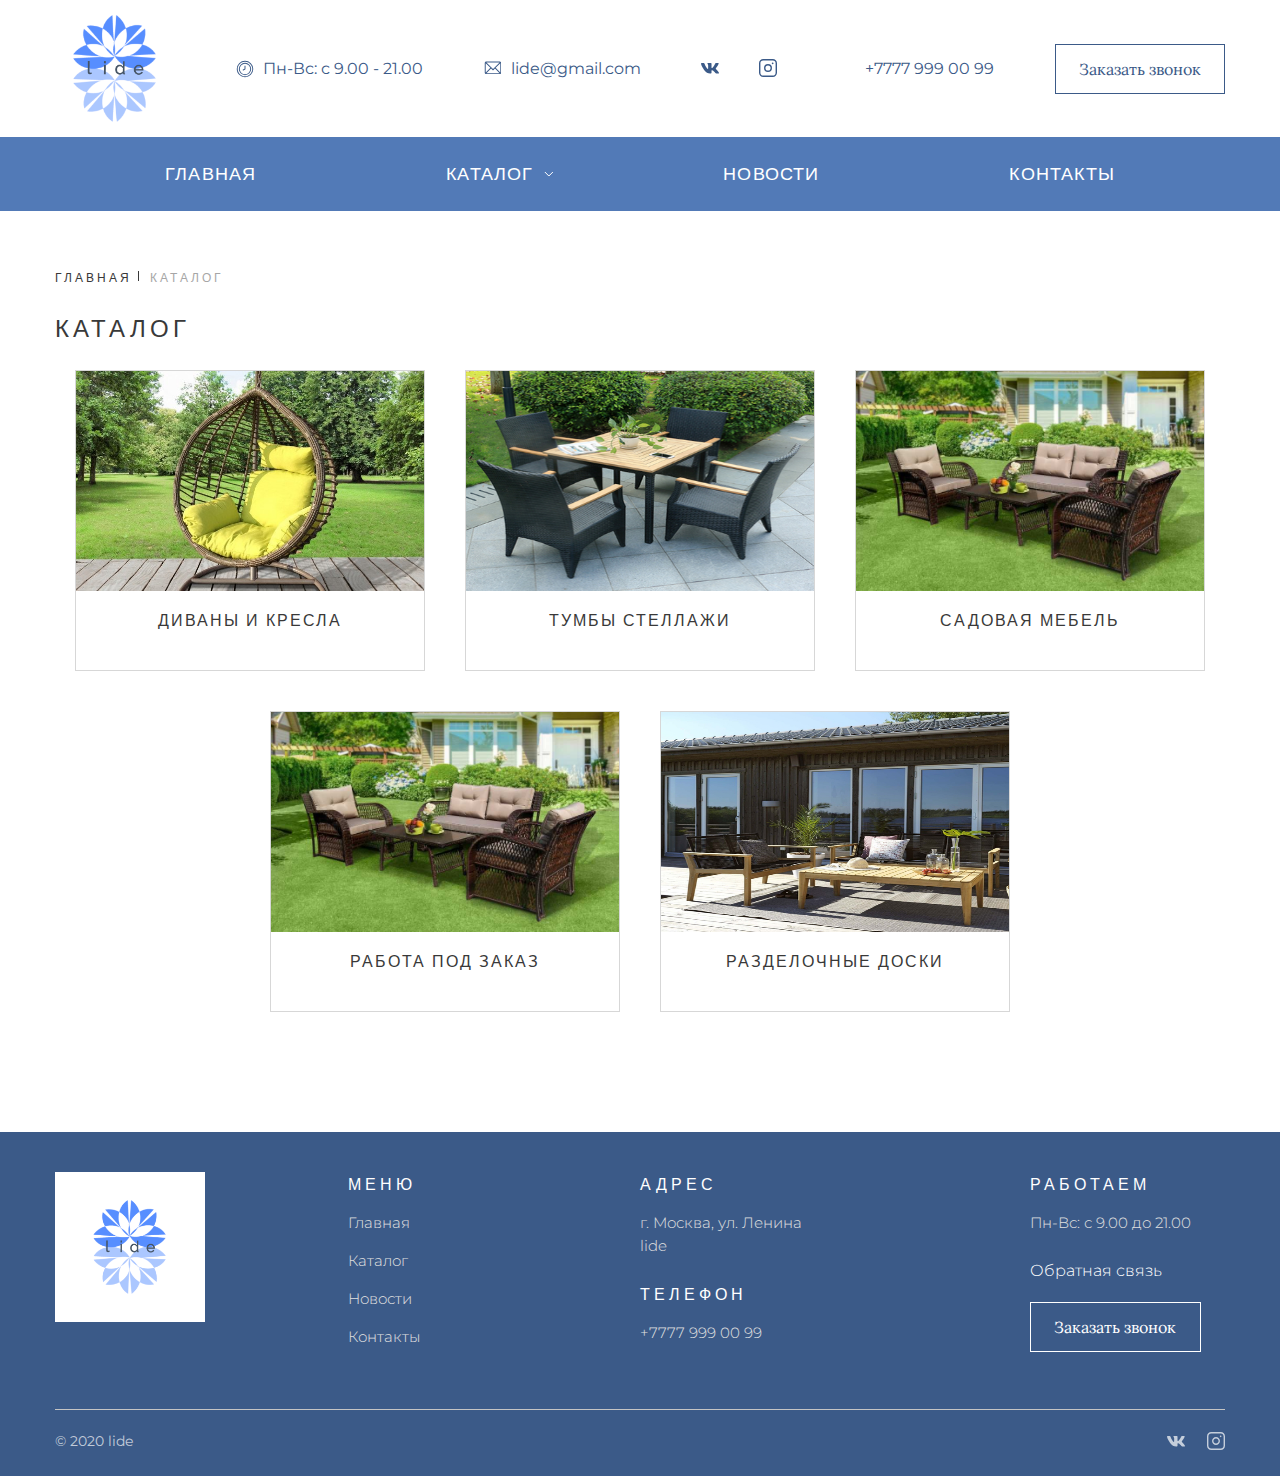
<file: catalog.html>
<!DOCTYPE html>
<html lang="ru">
  <head>
    <meta charset="utf-8">
    <meta http-equiv="X-UA-Compatible" content="IE=edge">
    <meta name="theme-color" content="#fff">
    <meta name="apple-mobile-web-app-status-bar-style" content="black-translucent">
    <meta name="viewport" content="width=device-width, user-scalable=no, initial-scale=1.0, maximum-scale=1.0, minimum-scale=1.0">
    <link rel="shortcut icon" href="img/favicons/favicon.ico" type="image/x-icon">
    <link rel="icon" sizes="16x16" href="img/favicons/favicon-16x16.png" type="image/png">
    <link rel="icon" sizes="32x32" href="img/favicons/favicon-32x32.png" type="image/png">
    <link rel="apple-touch-icon-precomposed" href="img/favicons/apple-touch-icon-precomposed.png">
    <link rel="apple-touch-icon" href="img/favicons/apple-touch-icon.png">
    <link rel="apple-touch-icon" sizes="57x57" href="img/favicons/apple-touch-icon-57x57.png">
    <link rel="apple-touch-icon" sizes="60x60" href="img/favicons/apple-touch-icon-60x60.png">
    <link rel="apple-touch-icon" sizes="72x72" href="img/favicons/apple-touch-icon-72x72.png">
    <link rel="apple-touch-icon" sizes="76x76" href="img/favicons/apple-touch-icon-76x76.png">
    <link rel="apple-touch-icon" sizes="114x114" href="img/favicons/apple-touch-icon-114x114.png">
    <link rel="apple-touch-icon" sizes="120x120" href="img/favicons/apple-touch-icon-120x120.png">
    <link rel="apple-touch-icon" sizes="144x144" href="img/favicons/apple-touch-icon-144x144.png">
    <link rel="apple-touch-icon" sizes="152x152" href="img/favicons/apple-touch-icon-152x152.png">
    <link rel="apple-touch-icon" sizes="167x167" href="img/favicons/apple-touch-icon-167x167.png">
    <link rel="apple-touch-icon" sizes="180x180" href="img/favicons/apple-touch-icon-180x180.png">
    <link rel="apple-touch-icon" sizes="1024x1024" href="img/favicons/apple-touch-icon-1024x1024.png">
    <!-- Fonts-->
    <link rel="stylesheet" href="https://fonts.googleapis.com/css2?family=Arimo:wght@400;700&amp;family=Lora&amp;family=Montserrat:wght@300;400&amp;display=swap">
    <!-- Styles-->
    <link rel="stylesheet" href="styles/main.css">
    <title>Каталог</title>
  </head>
  <body>
    <!-- Header-->
    <header class="header">
      <div class="container">
        <div class="header__inner">
          <div class="logo header__logo"><a class="logo" href="index.html"><img class="logo__img" src="./img/logo/logo.png" alt="Doski" title="Doski"></a></div>
          <div class="header__time">Пн-Вс: с 9.00 - 21.00</div>
          <div class="header__mail"><a class="header__mail-link" href="mailto:m.trus88@gmail.com">lide@gmail.com</a></div>
          <div class="header__social"><a class="header__social-link" href="#" target="_blank"><img class="header__social-vk" src="./img/svg/vk.svg" alt=""></a><a class="header__social-link" href="#" target="_blank"><img class="header__social-insta" src="./img/svg/insta.svg" alt=""></a></div>
          <div class="header__tel"><a class="header__tel-link" href="tel:+77779990099">+7777 999 00 99</a></div>
          <button class="base-button header__button">Заказать звонок</button>
        </div>
      </div>
    </header>
    <!-- ./Header-->
    <!-- Menu-->
    <nav class="menu">
      <div class="container">
        <div class="burger-menu" data-menuburgeropen=""><span class="burger-menu__burger-line"></span><span>Меню</span></div>
        <ul class="menu__list" data-menuburger="">
          <li class="menu__item"><a class="menu__link" href="./index.html">Главная</a></li>
          <li class="menu__item"><a class="menu__link menu__link--arrow menu__link--hover" href="./catalog.html">Каталог</a>
            <ul class="sub-menu">
              <li class="sub-menu__item"><a class="sub-menu__link" href="./catalog-partition.html">Диваны и Кресла</a></li>
              <li class="sub-menu__item"><a class="sub-menu__link" href="./catalog-partition.html">Столы и Стулья</a>
                <ul class="second-sub-menu">
                  <li class="second-sub-menu__item"><a class="second-sub-menu__link" href="1">Круглый стол</a></li>
                  <li class="second-sub-menu__item"><a class="second-sub-menu__link" href="2">Прямоугольный стол</a></li>
                  <li class="second-sub-menu__item"><a class="second-sub-menu__link" href="">Табуреты круглые</a></li>
                  <li class="second-sub-menu__item"><a class="second-sub-menu__link" href="">Табуреты барные</a></li>
                  <li class="second-sub-menu__item"><a class="second-sub-menu__link" href="">Стулья барные</a></li>
                </ul>
              </li>
              <li class="sub-menu__item"><a class="sub-menu__link" href="./catalog-partition.html">Тумбы, стеллажи</a></li>
              <li class="sub-menu__item"><a class="sub-menu__link" href="./catalog-partition.html">Садовая мебель</a></li>
              <li class="sub-menu__item"><a class="sub-menu__link" href="./catalog-partition.html">Разделочные доски</a></li>
              <li class="sub-menu__item"><a class="sub-menu__link" href="./catalog-partition.html">Работа под заказ</a></li>
            </ul>
          </li>
          <li class="menu__item"><a class="menu__link" href="./all-news.html">Новости</a></li>
          <li class="menu__item"><a class="menu__link" href="./contacts.html">Контакты</a></li>
        </ul>
      </div>
    </nav>
    <!-- ./ Menu-->
    <main>
      <!-- Catalog-->
      <section class="catalog">
        <div class="container">
          <div class="bread-crumbs">
            <ul class="bread-crumbs__list">
              <li class="bread-crumbs__item"><a class="bread-crumbs__link" href="./index.html">Главная</a></li>
              <li class="bread-crumbs__item">Каталог</li>
            </ul>
          </div>
          <h1 class="main-page-title">Каталог</h1>
          <div class="row-fl jc-cnt"><a class="catalog-item" href="./catalog-partition.html"><img class="catalog-item__img" src="./img/catalog-items/item-1.jpg" alt="Кресло Spotab">
              <h3 class="catalog-item__title"><span class="catalog-item__title">Диваны и Кресла</span></h3></a><a class="catalog-item" href="./catalog-partition.html"><img class="catalog-item__img" src="./img/catalog-items/item-2.jpg" alt="Кресло Skyline">
              <h3 class="catalog-item__title"><span class="catalog-item__title">Тумбы Стеллажи</span></h3></a><a class="catalog-item" href="./catalog-partition.html"><img class="catalog-item__img" src="./img/catalog-items/item-3.jpg" alt="Кресло Vitra">
              <h3 class="catalog-item__title"><span class="catalog-item__title">Садовая мебель</span></h3></a><a class="catalog-item" href="./catalog-partition.html"><img class="catalog-item__img" src="./img/catalog-items/item-3.jpg" alt="Кресло Vitra">
              <h3 class="catalog-item__title"><span class="catalog-item__title">Работа под заказ</span></h3></a><a class="catalog-item" href="./catalog-partition.html"><img class="catalog-item__img" src="./img/catalog-items/item-4.jpg" alt="Кресло Flora">
              <h3 class="catalog-item__title"><span class="catalog-item__title">Разделочные доски</span></h3></a></div>
        </div>
        <!-- ./ Catalog-->
      </section>
    </main>
    <!-- Footer-->
    <footer class="footer">
      <div class="container">
        <div class="row-fl">
          <div class="row-fl__col-3">
            <div class="footer__logo"><img class="footer__logo-img" src="./img/logo/footer-logo.png" alt="Doskitmv"></div>
          </div>
          <div class="row-fl__col-3">
            <div class="footer-menu">
              <h4 class="footer__title">Меню</h4>
              <ul class="footer-menu__list">
                <li class="footer-menu__item"><a class="footer-menu__link footer__text" href="./index.html">Главная</a></li>
                <li class="footer-menu__item"><a class="footer-menu__link footer__text" href="./catalog.html">Каталог</a></li>
                <li class="footer-menu__item"><a class="footer-menu__link footer__text" href="./all-news.html">Новости</a></li>
                <li class="footer-menu__item"><a class="footer-menu__link footer__text" href="./contacts.html">Контакты</a></li>
              </ul>
            </div>
          </div>
          <div class="row-fl__col-4">
            <h4 class="footer__title">Адрес</h4>
            <p class="footer__text">г. Москва, ул. Ленина<br>lide</p>
            <h4 class="footer__title">Телефон</h4>
            <p class="footer__text"><a href="tel:+77779990099">+7777 999 00 99</a></p>
          </div>
          <div class="row-fl__col-2">
            <h4 class="footer__title">Работаем</h4>
            <p class="footer__text">Пн-Вс: с 9.00 до 21.00</p>
            <p class="footer__text footer__text--feedback">Обратная связь</p>
            <button class="base-button footer__button">Заказать звонок</button>
          </div>
        </div>
        <div class="footer__copyright"><span class="footer__copyright-text">© 2020 lide</span>
          <div class="footer__social-inner"><a class="footer__social-vk" href="#" target="_blank">
              <svg width="18" height="11" viewBox="0 0 18 11" fill="none" xmlns="http://www.w3.org/2000/svg">
                <path d="M14.9368 6.02122C14.6458 5.6537 14.729 5.4902 14.9368 5.16169C14.9405 5.15794 17.3428 1.83832 17.5904 0.712532L17.5919 0.711782C17.7149 0.301518 17.5919 7.62939e-06 16.9971 7.62939e-06H15.029C14.528 7.62939e-06 14.297 0.258767 14.1732 0.548277C14.1732 0.548277 13.1712 2.94686 11.7537 4.50166C11.2961 4.95093 11.0846 5.09493 10.8349 5.09493C10.7119 5.09493 10.5206 4.95093 10.5206 4.54067V0.711782C10.5206 0.219765 10.3804 7.62939e-06 9.9656 7.62939e-06H6.87099C6.55673 7.62939e-06 6.36997 0.229516 6.36997 0.443273C6.36997 0.909789 7.07875 1.01704 7.15225 2.32959V5.17744C7.15225 5.80146 7.03899 5.91621 6.78774 5.91621C6.11871 5.91621 4.49491 3.50788 3.53262 0.751534C3.33837 0.216765 3.14861 0.000757601 2.64384 0.000757601H0.675023C0.113254 0.000757601 0 0.259517 0 0.549027C0 1.06054 0.669023 3.60388 3.11111 6.964C4.73866 9.25758 7.03074 10.5004 9.11582 10.5004C10.3691 10.5004 10.5221 10.2244 10.5221 9.7496C10.5221 7.55802 10.4089 7.35101 11.0366 7.35101C11.3276 7.35101 11.8287 7.49502 12.9987 8.60131C14.336 9.9131 14.5558 10.5004 15.3043 10.5004H17.2723C17.8334 10.5004 18.1176 10.2244 17.9541 9.67984C17.5799 8.53455 15.0508 6.17872 14.9368 6.02122Z" fill="#ffffffb3"></path>
              </svg></a><a class="footer__social-insta" href="#" target="_blank">
              <svg width="18" height="18" viewBox="0 0 18 18" fill="none" xmlns="http://www.w3.org/2000/svg">
                <path d="M13.7812 0H4.21875C1.89253 0 0 1.89253 0 4.21875V13.7812C0 16.1075 1.89253 18 4.21875 18H13.7812C16.1075 18 18 16.1075 18 13.7812V4.21875C18 1.89253 16.1075 0 13.7812 0ZM16.5938 13.7812C16.5938 15.3321 15.3321 16.5938 13.7812 16.5938H4.21875C2.66789 16.5938 1.40625 15.3321 1.40625 13.7812V4.21875C1.40625 2.66789 2.66789 1.40625 4.21875 1.40625H13.7812C15.3321 1.40625 16.5938 2.66789 16.5938 4.21875V13.7812ZM9 5.02734C6.80946 5.02734 5.02734 6.80946 5.02734 9C5.02734 11.1905 6.80946 12.9727 9 12.9727C11.1905 12.9727 12.9727 11.1905 12.9727 9C12.9727 6.80946 11.1905 5.02734 9 5.02734ZM9 11.5664C7.58482 11.5664 6.43359 10.4152 6.43359 9C6.43359 7.58482 7.58482 6.43359 9 6.43359C10.4152 6.43359 11.5664 7.58482 11.5664 9C11.5664 10.4152 10.4152 11.5664 9 11.5664ZM14.5312 4.3477C14.5312 4.83302 14.1378 5.22661 13.6523 5.22661C13.167 5.22661 12.7734 4.83302 12.7734 4.3477C12.7734 3.86224 13.167 3.4688 13.6523 3.4688C14.1378 3.4688 14.5312 3.86224 14.5312 4.3477Z" fill="#ffffffb3"></path>
              </svg></a></div>
          <div class="clearfix"></div>
        </div>
      </div>
    </footer>
    <!-- Modal-window-->
    <div class="modal-window-overlay">
      <div class="modal-window"><span class="modal-window__close"></span>
        <div class="modal-window__title">Заказать звонок</div>
        <form class="form" action="">
          <div class="form__row">
            <label class="form__name">Ваше имя:</label>
            <input type="text" value="">
          </div>
          <div class="form__row">
            <label class="form__tel">Ваш телефон:</label>
            <input type="tel" value="">
          </div>
          <button class="base-button form__button" type="submit">Позвоните мне</button>
        </form>
      </div>
    </div>
    <!-- ./ Modal-window-->
    <script src="./js/main.min.js"></script>
    <script src="./js/vendor.min.js"></script>
  </body>
</html>
</file>
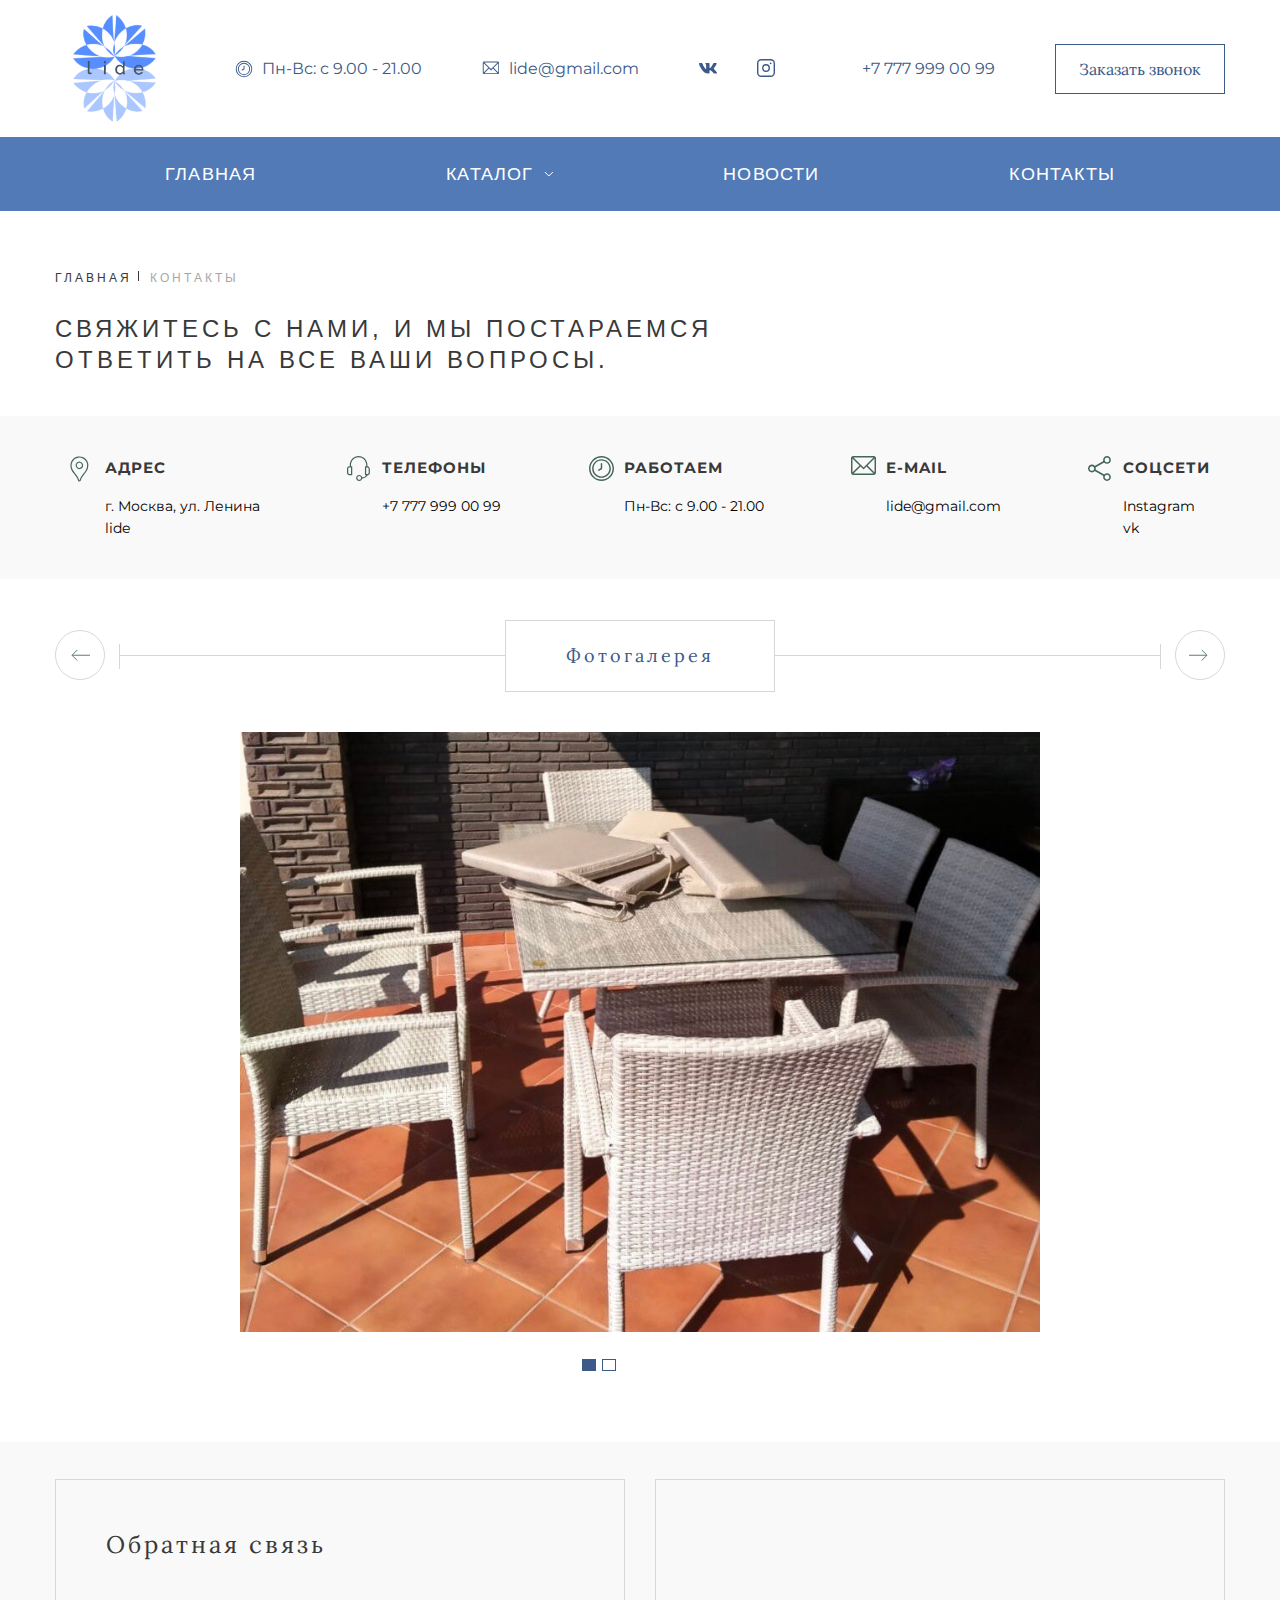
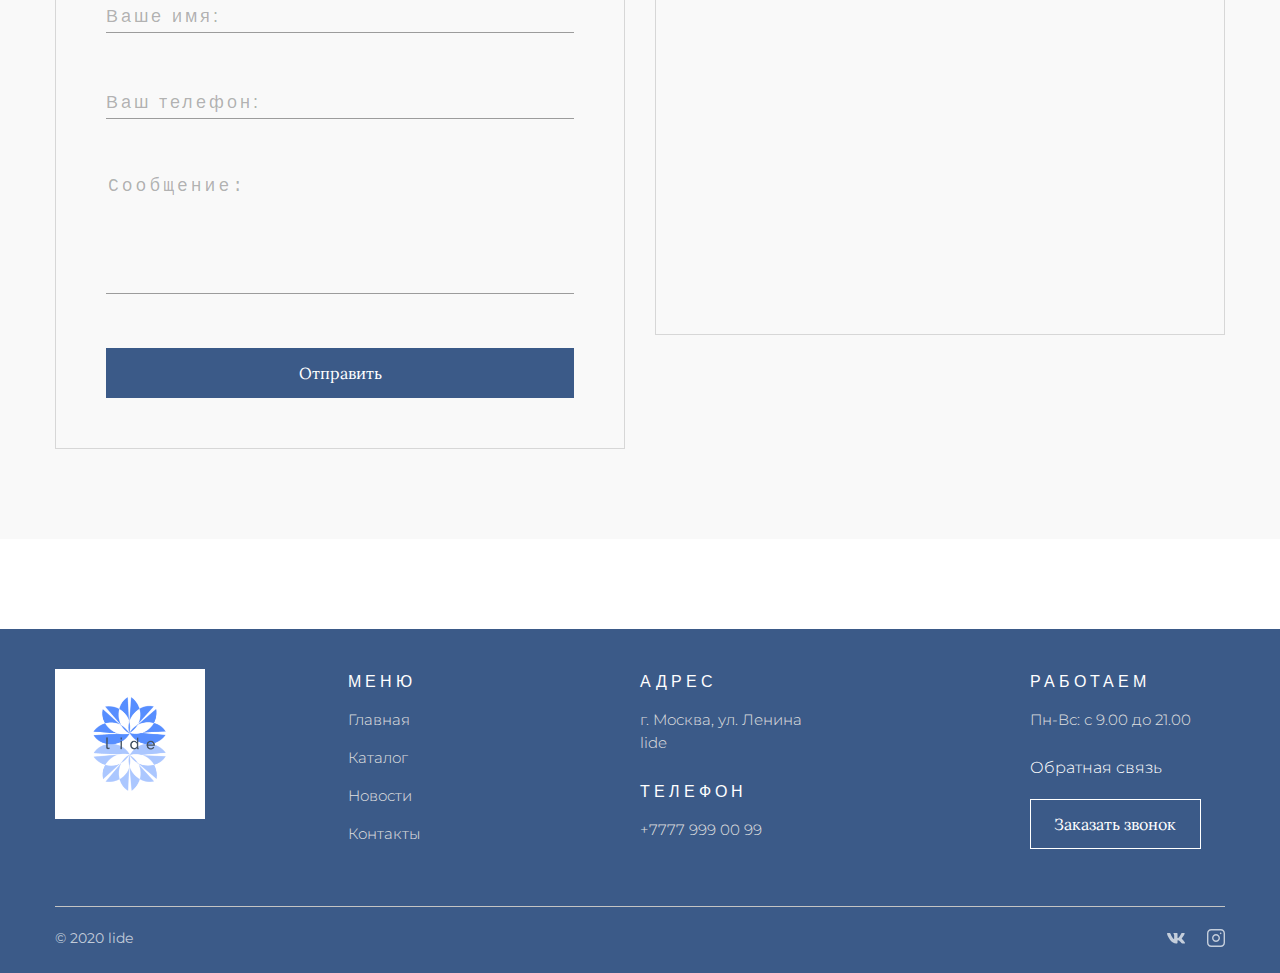
<file: contacts.html>
<!DOCTYPE html>
<html lang="ru">
  <head>
    <meta charset="utf-8">
    <meta http-equiv="X-UA-Compatible" content="IE=edge">
    <meta name="theme-color" content="#fff">
    <meta name="apple-mobile-web-app-status-bar-style" content="black-translucent">
    <meta name="viewport" content="width=device-width, user-scalable=no, initial-scale=1.0, maximum-scale=1.0, minimum-scale=1.0">
    <link rel="shortcut icon" href="img/favicons/favicon.ico" type="image/x-icon">
    <link rel="icon" sizes="16x16" href="img/favicons/favicon-16x16.png" type="image/png">
    <link rel="icon" sizes="32x32" href="img/favicons/favicon-32x32.png" type="image/png">
    <link rel="apple-touch-icon-precomposed" href="img/favicons/apple-touch-icon-precomposed.png">
    <link rel="apple-touch-icon" href="img/favicons/apple-touch-icon.png">
    <link rel="apple-touch-icon" sizes="57x57" href="img/favicons/apple-touch-icon-57x57.png">
    <link rel="apple-touch-icon" sizes="60x60" href="img/favicons/apple-touch-icon-60x60.png">
    <link rel="apple-touch-icon" sizes="72x72" href="img/favicons/apple-touch-icon-72x72.png">
    <link rel="apple-touch-icon" sizes="76x76" href="img/favicons/apple-touch-icon-76x76.png">
    <link rel="apple-touch-icon" sizes="114x114" href="img/favicons/apple-touch-icon-114x114.png">
    <link rel="apple-touch-icon" sizes="120x120" href="img/favicons/apple-touch-icon-120x120.png">
    <link rel="apple-touch-icon" sizes="144x144" href="img/favicons/apple-touch-icon-144x144.png">
    <link rel="apple-touch-icon" sizes="152x152" href="img/favicons/apple-touch-icon-152x152.png">
    <link rel="apple-touch-icon" sizes="167x167" href="img/favicons/apple-touch-icon-167x167.png">
    <link rel="apple-touch-icon" sizes="180x180" href="img/favicons/apple-touch-icon-180x180.png">
    <link rel="apple-touch-icon" sizes="1024x1024" href="img/favicons/apple-touch-icon-1024x1024.png">
    <!-- Fonts-->
    <link rel="stylesheet" href="https://fonts.googleapis.com/css2?family=Arimo:wght@400;700&amp;family=Lora&amp;family=Montserrat:wght@300;400&amp;display=swap">
    <!-- Styles-->
    <link rel="stylesheet" href="styles/main.css">
    <title>Контакты</title>
  </head>
  <body>
    <!-- Header-->
    <header class="header">
      <div class="container">
        <div class="header__inner">
          <div class="logo header__logo"><a class="logo" href="index.html"><img class="logo__img" src="./img/logo/logo.png" alt="Doski" title="Doski"></a></div>
          <div class="header__time">Пн-Вс: с 9.00 - 21.00</div>
          <div class="header__mail"><a class="header__mail-link" href="mailto:lide@gmail.com">lide@gmail.com</a></div>
          <div class="header__social"><a class="header__social-link" href="#" target="_blank"><img class="header__social-vk" src="./img/svg/vk.svg" alt=""></a><a class="header__social-link" href="#" target="_blank"><img class="header__social-insta" src="./img/svg/insta.svg" alt=""></a></div>
          <div class="header__tel"><a class="header__tel-link" href="tel:+77779990099">+7 777 999 00 99</a></div>
          <button class="base-button header__button">Заказать звонок</button>
        </div>
      </div>
    </header>
    <!-- ./Header-->
    <!-- Menu-->
    <nav class="menu">
      <div class="container">
        <div class="burger-menu" data-menuburgeropen=""><span class="burger-menu__burger-line"></span><span>Меню</span></div>
        <ul class="menu__list" data-menuburger="">
          <li class="menu__item"><a class="menu__link" href="./index.html">Главная</a></li>
          <li class="menu__item"><a class="menu__link menu__link--arrow menu__link--hover" href="./catalog.html">Каталог</a>
            <ul class="sub-menu">
              <li class="sub-menu__item"><a class="sub-menu__link" href="./catalog-partition.html">Диваны и Кресла</a></li>
              <li class="sub-menu__item"><a class="sub-menu__link" href="./catalog-partition.html">Столы и Стулья</a>
                <ul class="second-sub-menu">
                  <li class="second-sub-menu__item"><a class="second-sub-menu__link" href="1">Круглый стол</a></li>
                  <li class="second-sub-menu__item"><a class="second-sub-menu__link" href="2">Прямоугольный стол</a></li>
                  <li class="second-sub-menu__item"><a class="second-sub-menu__link" href="">Табуреты круглые</a></li>
                  <li class="second-sub-menu__item"><a class="second-sub-menu__link" href="">Табуреты барные</a></li>
                  <li class="second-sub-menu__item"><a class="second-sub-menu__link" href="">Стулья барные</a></li>
                </ul>
              </li>
              <li class="sub-menu__item"><a class="sub-menu__link" href="./catalog-partition.html">Тумбы, стеллажи</a></li>
              <li class="sub-menu__item"><a class="sub-menu__link" href="./catalog-partition.html">Садовая мебель</a></li>
              <li class="sub-menu__item"><a class="sub-menu__link" href="./catalog-partition.html">Разделочные доски</a></li>
              <li class="sub-menu__item"><a class="sub-menu__link" href="./catalog-partition.html">Работа под заказ</a></li>
            </ul>
          </li>
          <li class="menu__item"><a class="menu__link" href="./all-news.html">Новости</a></li>
          <li class="menu__item"><a class="menu__link" href="./contacts.html">Контакты</a></li>
        </ul>
      </div>
    </nav>
    <!-- ./ Menu-->
    <main>
      <!-- Contacts-->
      <section class="contacts">
        <div class="container">
          <div class="bread-crumbs">
            <ul class="bread-crumbs__list">
              <li class="bread-crumbs__item"><a class="bread-crumbs__link" href="./index.html">Главная</a></li>
              <li class="bread-crumbs__item">Контакты</li>
            </ul>
          </div>
          <h1 class="main-page-title contacts__main-page-title">Свяжитесь с нами, и мы постараемся<br>ответить на все ваши вопросы.</h1>
        </div>
        <div class="contacts-list-inner">
          <div class="container">
            <ul class="contacts-list">
              <li class="contacts-list__item"><span class="contacts-list__icon">
                  <svg width="19" height="26" viewBox="0 0 19 26" fill="none" xmlns="http://www.w3.org/2000/svg">
                    <path fill-rule="evenodd" clip-rule="evenodd" d="M8.29215 1.03337C7.24293 1.19929 6.47973 1.43316 5.66542 1.83845C4.89709 2.22089 4.27333 2.66164 3.62861 3.27769C2.4194 4.43309 1.6492 5.74106 1.2358 7.34109C1.04024 8.09781 0.973727 8.8085 1.00905 9.76381C1.06542 11.2903 1.32446 12.3574 1.94629 13.6246C2.44891 14.649 3.0992 15.6173 4.24883 17.053C6.18907 19.4761 7.17383 20.8899 7.71053 22.0228C7.85611 22.3301 8.11966 23.0066 8.29617 23.5261C8.47275 24.0456 8.67672 24.5588 8.74948 24.6667C8.8223 24.7745 8.98167 24.9007 9.10361 24.9471C9.27752 25.0132 9.38103 25.0164 9.58297 24.9621C9.77346 24.9109 9.87888 24.8332 9.98777 24.6639C10.0688 24.5378 10.2642 24.0518 10.4221 23.5838C10.58 23.1157 10.8149 22.4903 10.9441 22.1939C11.3939 21.1623 12.3075 19.8069 13.8829 17.8337C15.0376 16.3874 15.5218 15.7425 16.0253 14.9806C17.1588 13.2653 17.6609 11.7442 17.7372 9.7947C17.7644 9.09963 17.7482 8.69719 17.6724 8.1841C17.5415 7.29884 17.3193 6.53669 16.9863 5.83112C16.1628 4.08648 14.8379 2.7197 13.1488 1.87237C11.936 1.26403 10.7078 0.986425 9.29138 1.00051C8.82688 1.00514 8.37722 1.01991 8.29215 1.03337ZM10.0806 6.27613C10.9919 6.49061 11.8093 7.14274 12.2066 7.97241C12.3286 8.22722 12.4608 8.61639 12.5003 8.83722C12.6645 9.75535 12.3475 10.8212 11.7046 11.5116C11.1488 12.1086 10.4343 12.4539 9.6105 12.5235C9.02981 12.5725 8.49916 12.467 7.93165 12.1897C6.86907 11.6705 6.18864 10.5646 6.18864 9.35692C6.18864 8.55968 6.54395 7.68214 7.08567 7.1412C7.45279 6.77464 8.25237 6.33914 8.72523 6.24809C9.16047 6.16439 9.64855 6.17446 10.0806 6.27613Z" stroke="#446657" stroke-width="1.2"></path>
                  </svg></span>
                <h5 class="contacts-list__title">Адрес</h5>
                <p>г. Москва, ул. Ленина</p>lide
              </li>
              <li class="contacts-list__item"><span class="contacts-list__icon">
                  <svg width="23" height="25" viewBox="0 0 23 25" fill="none" xmlns="http://www.w3.org/2000/svg">
                    <path d="M20.4836 10.3342H20.4217V8.81811C20.4217 3.94801 16.4737 0 11.6036 0C6.73339 0 2.78545 3.94801 2.78545 8.81811V10.3342H2.41418C1.05277 10.3342 0.000804406 11.5409 0.000804406 12.9332V16.8008C-0.0334854 18.1503 1.03276 19.2721 2.38226 19.3064C2.39292 19.3067 2.40352 19.3069 2.41418 19.307H4.70378C5.02808 19.2918 5.27865 19.0165 5.26337 18.6922C5.26284 18.6805 5.26195 18.6688 5.26071 18.6572V11.0767C5.26071 10.7055 5.04413 10.3341 4.70378 10.3341H4.02308V8.81805C4.02308 4.63149 7.417 1.23757 11.6036 1.23757C15.7901 1.23757 19.184 4.63149 19.184 8.81805V10.3341H18.5033C18.163 10.3341 17.9464 10.7054 17.9464 11.0767V18.6572C17.9119 18.98 18.1456 19.2698 18.4684 19.3043C18.48 19.3055 18.4917 19.3064 18.5033 19.3069H19.2149L19.1531 19.3997C18.2246 20.6336 16.7678 21.3563 15.2236 21.349C14.8855 19.6914 13.2677 18.6217 11.6101 18.9598C10.1926 19.2488 9.17064 20.4903 9.15921 21.9369C9.17614 23.6336 10.5565 25.0001 12.2533 25C13.0932 24.9864 13.8939 24.6417 14.481 24.0408C14.8771 23.6352 15.1367 23.116 15.2236 22.5557C17.1573 22.563 18.981 21.6569 20.1431 20.1114L20.731 19.245C22.0615 19.1522 22.8969 18.3168 22.8969 17.1101V13.2425C22.8969 11.9122 21.9068 10.3342 20.4836 10.3342ZM4.02308 18.0694H2.41418C1.74793 18.0531 1.22097 17.4999 1.23719 16.8337C1.23749 16.8227 1.2379 16.8118 1.23844 16.8008V12.9332C1.23844 12.2216 1.73348 11.5718 2.41418 11.5718H4.02308V18.0694ZM13.5838 23.1746C13.2409 23.5464 12.7591 23.7593 12.2533 23.7625C11.2467 23.7465 10.4298 22.9432 10.3969 21.937C10.3965 20.9288 11.2135 20.1111 12.2217 20.1107C13.2299 20.1103 14.0475 20.9273 14.0479 21.9355C14.0479 21.9359 14.0479 21.9365 14.0479 21.937C14.0737 22.3963 13.9052 22.8454 13.5838 23.1746ZM21.6593 17.1102C21.6593 17.9456 20.8548 18.0694 20.4836 18.0694H19.184V11.5718H20.4836C21.1643 11.5718 21.6593 12.531 21.6593 13.2426V17.1102Z" fill="#446657"></path>
                  </svg></span>
                <h5 class="contacts-list__title">Телефоны</h5><a class="contacts-list__link" href="tel:+77779990099">+7 777 999 00 99</a>
              </li>
              <li class="contacts-list__item"><span class="contacts-list__icon">
                  <svg width="25" height="25" viewBox="0 0 25 25" fill="none" xmlns="http://www.w3.org/2000/svg">
                    <path d="M21.3389 3.66113C18.9779 1.30024 15.8389 0 12.5 0C9.16113 0 6.02207 1.30024 3.66113 3.66113C1.3002 6.02212 0 9.16113 0 12.5C0 15.8389 1.3002 18.9779 3.66113 21.3389C6.02207 23.6998 9.16113 25 12.5 25C15.8389 25 18.9779 23.6998 21.3389 21.3389C23.6998 18.9779 25 15.8389 25 12.5C25 9.16113 23.6998 6.02212 21.3389 3.66113ZM12.5 23.5352C6.41519 23.5352 1.46484 18.5848 1.46484 12.5C1.46484 6.41519 6.41519 1.46484 12.5 1.46484C18.5848 1.46484 23.5352 6.41519 23.5352 12.5C23.5352 18.5848 18.5848 23.5352 12.5 23.5352Z" fill="#446657"></path>
                    <path d="M12.4987 3.13809C7.33647 3.13809 3.13672 7.33785 3.13672 12.5001C3.13672 17.6623 7.33647 21.862 12.4987 21.862C17.6609 21.862 21.8606 17.6622 21.8606 12.5001C21.8606 7.3379 17.6609 3.13809 12.4987 3.13809ZM12.4987 20.3972C8.14419 20.3972 4.60156 16.8545 4.60156 12.5001C4.60156 8.14561 8.14419 4.60294 12.4987 4.60294C16.8532 4.60294 20.3958 8.14561 20.3958 12.5001C20.3958 16.8545 16.8532 20.3972 12.4987 20.3972Z" fill="#446657"></path>
                    <path d="M12.4991 7.06055C12.0946 7.06055 11.7667 7.38848 11.7667 7.79297V12.0771L9.41519 13.4347C9.06485 13.6369 8.94483 14.0848 9.14707 14.4352C9.28272 14.6702 9.52891 14.8015 9.78208 14.8015C9.90635 14.8015 10.0323 14.7699 10.1476 14.7032L12.8653 13.1343C13.0919 13.0035 13.2315 12.7617 13.2315 12.5V7.79297C13.2315 7.38843 12.9036 7.06055 12.4991 7.06055Z" fill="#446657"></path>
                  </svg></span>
                <h5 class="contacts-list__title">Работаем</h5>
                <p>Пн-Вс: с 9.00 - 21.00</p>
              </li>
              <li class="contacts-list__item"><span class="contacts-list__icon">
                  <svg width="25" height="20" viewBox="0 0 25 20" fill="none" xmlns="http://www.w3.org/2000/svg">
                    <path d="M22.8027 0H2.19727C0.987207 0 0 0.986133 0 2.19727V16.8457C0 18.0527 0.982813 19.043 2.19727 19.043H22.8027C24.0098 19.043 25 18.0602 25 16.8457V2.19727C25 0.990234 24.0172 0 22.8027 0ZM22.4993 1.46484L12.5466 11.4176L2.50776 1.46484H22.4993ZM1.46484 16.5424V2.4936L8.51948 9.48774L1.46484 16.5424ZM2.50063 17.5781L9.55972 10.519L12.0332 12.9713C12.3195 13.2552 12.7816 13.2542 13.0667 12.969L15.4785 10.5573L22.4994 17.5781H2.50063ZM23.5352 16.5423L16.5143 9.52148L23.5352 2.50059V16.5423Z" fill="#446657"></path>
                  </svg></span>
                <h5 class="contacts-list__title">E-mail</h5><a class="contacts-list__link" href="mail:m.trus88@gmail.com">lide@gmail.com</a>
              </li>
              <li class="contacts-list__item"><span class="contacts-list__icon">
                  <svg width="23" height="25" viewBox="0 0 23 25" fill="none" xmlns="http://www.w3.org/2000/svg">
                    <path d="M19.0098 7.8125C16.8568 7.8125 15.1035 6.06041 15.1035 3.90625C15.1035 1.75209 16.8568 0 19.0098 0C21.163 0 22.916 1.75209 22.916 3.90625C22.916 6.06041 21.163 7.8125 19.0098 7.8125ZM19.0098 1.5625C17.7181 1.5625 16.666 2.61345 16.666 3.90625C16.666 5.19905 17.7181 6.25 19.0098 6.25C20.3014 6.25 21.3535 5.19905 21.3535 3.90625C21.3535 2.61345 20.3014 1.5625 19.0098 1.5625Z" fill="#446657"></path>
                    <path d="M19.0098 25C16.8568 25 15.1035 23.2479 15.1035 21.0938C15.1035 18.9396 16.8568 17.1875 19.0098 17.1875C21.163 17.1875 22.916 18.9396 22.916 21.0938C22.916 23.2479 21.163 25 19.0098 25ZM19.0098 18.75C17.7181 18.75 16.666 19.8009 16.666 21.0938C16.666 22.3866 17.7181 23.4375 19.0098 23.4375C20.3014 23.4375 21.3535 22.3866 21.3535 21.0938C21.3535 19.8009 20.3014 18.75 19.0098 18.75Z" fill="#446657"></path>
                    <path d="M3.90625 16.4062C1.75304 16.4062 0 14.6542 0 12.5C0 10.3458 1.75304 8.59375 3.90625 8.59375C6.05945 8.59375 7.8125 10.3458 7.8125 12.5C7.8125 14.6542 6.05945 16.4062 3.90625 16.4062ZM3.90625 10.1562C2.61459 10.1562 1.5625 11.2072 1.5625 12.5C1.5625 13.7928 2.61459 14.8438 3.90625 14.8438C5.19791 14.8438 6.25 13.7928 6.25 12.5C6.25 11.2072 5.19791 10.1562 3.90625 10.1562Z" fill="#446657"></path>
                    <path d="M6.62372 11.7395C6.35173 11.7395 6.08718 11.5978 5.94451 11.3459C5.73089 10.9709 5.86116 10.4937 6.23615 10.2802L15.9018 4.76972C16.2757 4.55419 16.7538 4.68541 16.9663 5.06154C17.1799 5.43653 17.0497 5.91355 16.6747 6.12718L7.009 11.6375C6.88712 11.7062 6.75494 11.7395 6.62372 11.7395Z" fill="#446657"></path>
                    <path d="M16.2892 20.3333C16.1579 20.3333 16.0256 20.2999 15.9037 20.2303L6.23802 14.7198C5.86303 14.5063 5.73295 14.0291 5.94638 13.6541C6.15886 13.2782 6.63608 13.1479 7.01106 13.3625L16.6766 18.8728C17.0515 19.0864 17.1818 19.5635 16.9684 19.9385C16.8246 20.1916 16.56 20.3333 16.2892 20.3333Z" fill="#446657"></path>
                  </svg></span>
                <h5 class="contacts-list__title">Соцсети</h5><a class="contacts-list__link" href="" target="_blank">Instagram</a><br><a class="contacts-list__link" href="" target="_blank">vk</a>
              </li>
            </ul>
          </div>
        </div>
        <div class="container">
          <div class="catalog-items contacts-gallery">
            <h2 class="catalog-items__title second-title">Фотогалерея</h2>
            <div class="contacts-slider"><img class="catalog-item__img" src="./img/contacts-gallery/img-1.jpg" alt="Диван"><img class="catalog-item__img" src="./img/contacts-gallery/img-2.jpg" alt="Диван"></div>
          </div>
        </div>
        <div class="contacts-form-inner">
          <div class="container">
            <div class="block-row">
              <div class="item-6">
                <div class="contacts__form">
                  <div class="contacts__form-title">Обратная связь</div>
                  <form class="form" action="">
                    <div class="form__row">
                      <label class="form__name">Ваше имя:</label>
                      <input type="text" value="">
                    </div>
                    <div class="form__row">
                      <label class="form__tel">Ваш телефон:</label>
                      <input type="tel" value="">
                    </div>
                    <div class="form__row">
                      <textarea name="message" rows="4" placeholder="Сообщение:"></textarea>
                    </div>
                    <button class="base-button contacts__button" type="submit">Отправить</button>
                  </form>
                </div>
              </div>
              <div class="item-6">
                <div class="map"><iframe src="https://www.google.com/maps/embed?pb=!1m18!1m12!1m3!1d1126.7472869530666!2d37.198726793682994!3d55.61080955970772!2m3!1f0!2f0!3f0!3m2!1i1024!2i768!4f13.1!3m3!1m2!1s0x46b556d77ddbbd37%3A0x6a366aa601212a39!2z0YPQuy4g0JvQtdC90LjQvdCwLCDQnNC-0YHQutCy0LA!5e0!3m2!1sru!2sru!4v1590588138416!5m2!1sru!2sru" width="600" height="450" frameborder="0" style="border:0;" allowfullscreen="" aria-hidden="false" tabindex="0"></iframe></div>
              </div>
            </div>
          </div>
        </div>
        <!-- ./ Contacts-->
      </section>
    </main>
    <!-- Footer-->
    <footer class="footer">
      <div class="container">
        <div class="row-fl">
          <div class="row-fl__col-3">
            <div class="footer__logo"><img class="footer__logo-img" src="./img/logo/footer-logo.png" alt="Doskitmv"></div>
          </div>
          <div class="row-fl__col-3">
            <div class="footer-menu">
              <h4 class="footer__title">Меню</h4>
              <ul class="footer-menu__list">
                <li class="footer-menu__item"><a class="footer-menu__link footer__text" href="./index.html">Главная</a></li>
                <li class="footer-menu__item"><a class="footer-menu__link footer__text" href="./catalog.html">Каталог</a></li>
                <li class="footer-menu__item"><a class="footer-menu__link footer__text" href="./all-news.html">Новости</a></li>
                <li class="footer-menu__item"><a class="footer-menu__link footer__text" href="./contacts.html">Контакты</a></li>
              </ul>
            </div>
          </div>
          <div class="row-fl__col-4">
            <h4 class="footer__title">Адрес</h4>
            <p class="footer__text">г. Москва, ул. Ленина<br>lide</p>
            <h4 class="footer__title">Телефон</h4>
            <p class="footer__text"><a href="tel:+77779990099">+7777 999 00 99</a></p>
          </div>
          <div class="row-fl__col-2">
            <h4 class="footer__title">Работаем</h4>
            <p class="footer__text">Пн-Вс: с 9.00 до 21.00</p>
            <p class="footer__text footer__text--feedback">Обратная связь</p>
            <button class="base-button footer__button">Заказать звонок</button>
          </div>
        </div>
        <div class="footer__copyright"><span class="footer__copyright-text">© 2020 lide </span>
          <div class="footer__social-inner"><a class="footer__social-vk" href="#" target="_blank">
              <svg width="18" height="11" viewBox="0 0 18 11" fill="none" xmlns="http://www.w3.org/2000/svg">
                <path d="M14.9368 6.02122C14.6458 5.6537 14.729 5.4902 14.9368 5.16169C14.9405 5.15794 17.3428 1.83832 17.5904 0.712532L17.5919 0.711782C17.7149 0.301518 17.5919 7.62939e-06 16.9971 7.62939e-06H15.029C14.528 7.62939e-06 14.297 0.258767 14.1732 0.548277C14.1732 0.548277 13.1712 2.94686 11.7537 4.50166C11.2961 4.95093 11.0846 5.09493 10.8349 5.09493C10.7119 5.09493 10.5206 4.95093 10.5206 4.54067V0.711782C10.5206 0.219765 10.3804 7.62939e-06 9.9656 7.62939e-06H6.87099C6.55673 7.62939e-06 6.36997 0.229516 6.36997 0.443273C6.36997 0.909789 7.07875 1.01704 7.15225 2.32959V5.17744C7.15225 5.80146 7.03899 5.91621 6.78774 5.91621C6.11871 5.91621 4.49491 3.50788 3.53262 0.751534C3.33837 0.216765 3.14861 0.000757601 2.64384 0.000757601H0.675023C0.113254 0.000757601 0 0.259517 0 0.549027C0 1.06054 0.669023 3.60388 3.11111 6.964C4.73866 9.25758 7.03074 10.5004 9.11582 10.5004C10.3691 10.5004 10.5221 10.2244 10.5221 9.7496C10.5221 7.55802 10.4089 7.35101 11.0366 7.35101C11.3276 7.35101 11.8287 7.49502 12.9987 8.60131C14.336 9.9131 14.5558 10.5004 15.3043 10.5004H17.2723C17.8334 10.5004 18.1176 10.2244 17.9541 9.67984C17.5799 8.53455 15.0508 6.17872 14.9368 6.02122Z" fill="#ffffffb3"></path>
              </svg></a><a class="footer__social-insta" href="#" target="_blank">
              <svg width="18" height="18" viewBox="0 0 18 18" fill="none" xmlns="http://www.w3.org/2000/svg">
                <path d="M13.7812 0H4.21875C1.89253 0 0 1.89253 0 4.21875V13.7812C0 16.1075 1.89253 18 4.21875 18H13.7812C16.1075 18 18 16.1075 18 13.7812V4.21875C18 1.89253 16.1075 0 13.7812 0ZM16.5938 13.7812C16.5938 15.3321 15.3321 16.5938 13.7812 16.5938H4.21875C2.66789 16.5938 1.40625 15.3321 1.40625 13.7812V4.21875C1.40625 2.66789 2.66789 1.40625 4.21875 1.40625H13.7812C15.3321 1.40625 16.5938 2.66789 16.5938 4.21875V13.7812ZM9 5.02734C6.80946 5.02734 5.02734 6.80946 5.02734 9C5.02734 11.1905 6.80946 12.9727 9 12.9727C11.1905 12.9727 12.9727 11.1905 12.9727 9C12.9727 6.80946 11.1905 5.02734 9 5.02734ZM9 11.5664C7.58482 11.5664 6.43359 10.4152 6.43359 9C6.43359 7.58482 7.58482 6.43359 9 6.43359C10.4152 6.43359 11.5664 7.58482 11.5664 9C11.5664 10.4152 10.4152 11.5664 9 11.5664ZM14.5312 4.3477C14.5312 4.83302 14.1378 5.22661 13.6523 5.22661C13.167 5.22661 12.7734 4.83302 12.7734 4.3477C12.7734 3.86224 13.167 3.4688 13.6523 3.4688C14.1378 3.4688 14.5312 3.86224 14.5312 4.3477Z" fill="#ffffffb3"></path>
              </svg></a></div>
          <div class="clearfix"></div>
        </div>
      </div>
    </footer>
    <!-- Modal-window-->
    <div class="modal-window-overlay">
      <div class="modal-window"><span class="modal-window__close"></span>
        <div class="modal-window__title">Заказать звонок</div>
        <form class="form" action="">
          <div class="form__row">
            <label class="form__name">Ваше имя:</label>
            <input type="text" value="">
          </div>
          <div class="form__row">
            <label class="form__tel">Ваш телефон:</label>
            <input type="tel" value="">
          </div>
          <button class="base-button form__button" type="submit">Позвоните мне</button>
        </form>
      </div>
    </div>
    <!-- ./ Modal-window-->
    <script src="./js/main.min.js"></script>
    <script src="./js/vendor.min.js"></script>
  </body>
</html>
</file>
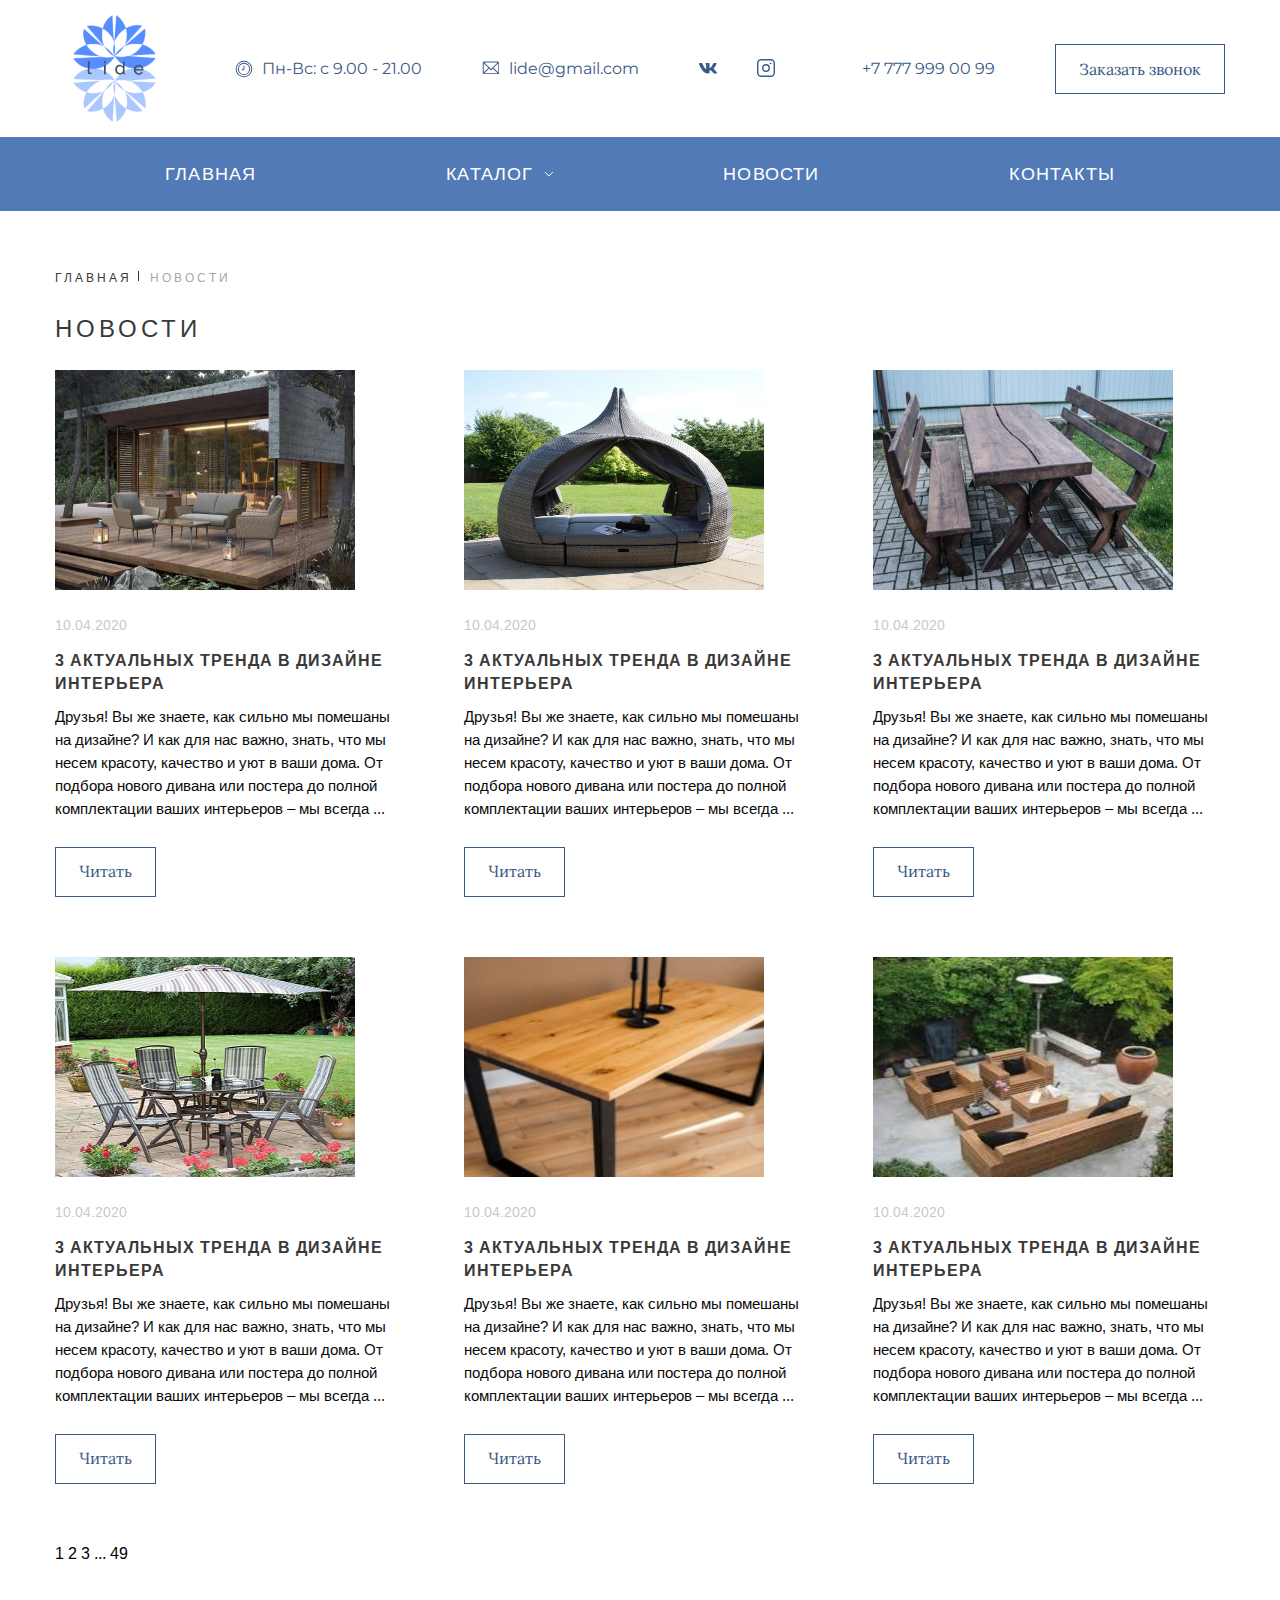
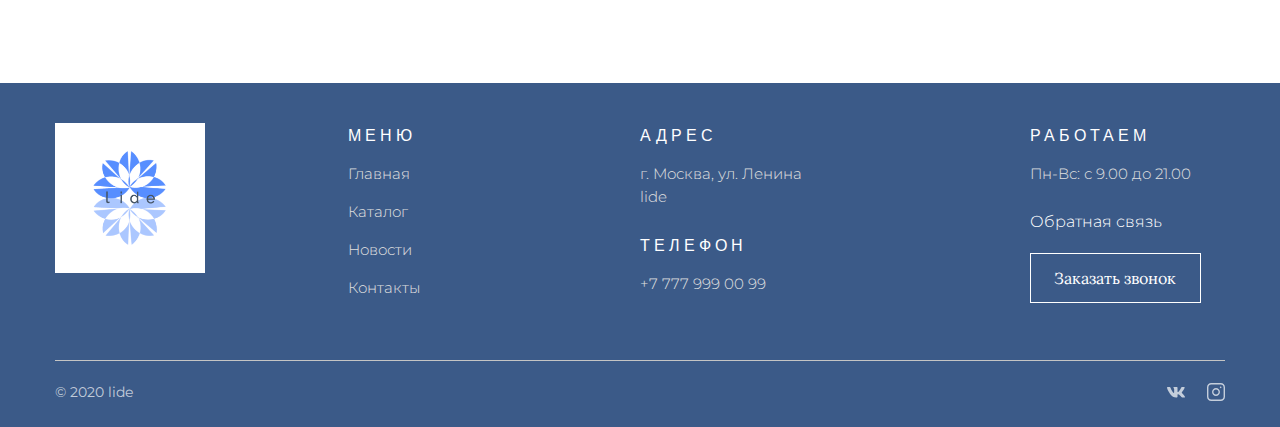
<file: news.html>
<!DOCTYPE html>
<html lang="ru">
  <head>
    <meta charset="utf-8">
    <meta http-equiv="X-UA-Compatible" content="IE=edge">
    <meta name="theme-color" content="#fff">
    <meta name="apple-mobile-web-app-status-bar-style" content="black-translucent">
    <meta name="viewport" content="width=device-width, user-scalable=no, initial-scale=1.0, maximum-scale=1.0, minimum-scale=1.0">
    <link rel="shortcut icon" href="img/favicons/favicon.ico" type="image/x-icon">
    <link rel="icon" sizes="16x16" href="img/favicons/favicon-16x16.png" type="image/png">
    <link rel="icon" sizes="32x32" href="img/favicons/favicon-32x32.png" type="image/png">
    <link rel="apple-touch-icon-precomposed" href="img/favicons/apple-touch-icon-precomposed.png">
    <link rel="apple-touch-icon" href="img/favicons/apple-touch-icon.png">
    <link rel="apple-touch-icon" sizes="57x57" href="img/favicons/apple-touch-icon-57x57.png">
    <link rel="apple-touch-icon" sizes="60x60" href="img/favicons/apple-touch-icon-60x60.png">
    <link rel="apple-touch-icon" sizes="72x72" href="img/favicons/apple-touch-icon-72x72.png">
    <link rel="apple-touch-icon" sizes="76x76" href="img/favicons/apple-touch-icon-76x76.png">
    <link rel="apple-touch-icon" sizes="114x114" href="img/favicons/apple-touch-icon-114x114.png">
    <link rel="apple-touch-icon" sizes="120x120" href="img/favicons/apple-touch-icon-120x120.png">
    <link rel="apple-touch-icon" sizes="144x144" href="img/favicons/apple-touch-icon-144x144.png">
    <link rel="apple-touch-icon" sizes="152x152" href="img/favicons/apple-touch-icon-152x152.png">
    <link rel="apple-touch-icon" sizes="167x167" href="img/favicons/apple-touch-icon-167x167.png">
    <link rel="apple-touch-icon" sizes="180x180" href="img/favicons/apple-touch-icon-180x180.png">
    <link rel="apple-touch-icon" sizes="1024x1024" href="img/favicons/apple-touch-icon-1024x1024.png">
    <!-- Fonts-->
    <link rel="stylesheet" href="https://fonts.googleapis.com/css2?family=Arimo:wght@400;700&amp;family=Lora&amp;family=Montserrat:wght@300;400&amp;display=swap">
    <!-- Styles-->
    <link rel="stylesheet" href="styles/main.css">
    <title>Новости</title>
  </head>
  <body>
    <!-- Header-->
    <header class="header">
      <div class="container">
        <div class="header__inner">
          <div class="logo header__logo"><a class="logo" href="/"><img class="logo__img" src="./img/logo/logo.png" alt="Doski" title="Doski"></a></div>
          <div class="header__time">Пн-Вс: с 9.00 - 21.00</div>
          <div class="header__mail"><a class="header__mail-link" href="mailto:lide@gmail.com">lide@gmail.com</a></div>
          <div class="header__social"><a class="header__social-link" href="#" target="_blank"><img class="header__social-vk" src="./img/svg/vk.svg" alt=""></a><a class="header__social-link" href="#" target="_blank"><img class="header__social-insta" src="./img/svg/insta.svg" alt=""></a></div>
          <div class="header__tel"><a class="header__tel-link" href="tel:+77779990099">+7 777 999 00 99</a></div>
          <button class="base-button header__button">Заказать звонок</button>
        </div>
      </div>
    </header>
    <!-- ./Header-->
    <!-- Menu-->
    <nav class="menu">
      <div class="container">
        <div class="burger-menu" data-menuburgeropen=""><span class="burger-menu__burger-line"></span><span>Меню</span></div>
        <ul class="menu__list" data-menuburger="">
          <li class="menu__item"><a class="menu__link" href="./index.html">Главная</a></li>
          <li class="menu__item"><a class="menu__link menu__link--arrow menu__link--hover" href="./catalog.html">Каталог</a>
            <ul class="sub-menu">
              <li class="sub-menu__item"><a class="sub-menu__link" href="">Диваны и Кресла</a></li>
              <li class="sub-menu__item"><a class="sub-menu__link" href="">Столы и Стулья</a>
                <ul class="second-sub-menu">
                  <li class="second-sub-menu__item"><a class="second-sub-menu__link" href="1">Круглый стол</a></li>
                  <li class="second-sub-menu__item"><a class="second-sub-menu__link" href="2">Прямоугольный стол</a></li>
                  <li class="second-sub-menu__item"><a class="second-sub-menu__link" href="">Табуреты круглые</a></li>
                  <li class="second-sub-menu__item"><a class="second-sub-menu__link" href="">Табуреты барные</a></li>
                  <li class="second-sub-menu__item"><a class="second-sub-menu__link" href="">Стулья барные</a></li>
                </ul>
              </li>
              <li class="sub-menu__item"><a class="sub-menu__link" href="">Тумбы, стеллажи</a></li>
              <li class="sub-menu__item"><a class="sub-menu__link" href="">Садовая мебель</a></li>
              <li class="sub-menu__item"><a class="sub-menu__link" href="">Разделочные доски</a></li>
              <li class="sub-menu__item"><a class="sub-menu__link" href="">Работа под заказ</a></li>
            </ul>
          </li>
          <li class="menu__item"><a class="menu__link" href="./news.html">Новости</a></li>
          <li class="menu__item"><a class="menu__link" href="./contacts.html">Контакты</a></li>
        </ul>
      </div>
    </nav>
    <!-- ./ Menu-->
    <main>
      <!-- All-news-->
      <section class="all-news">
        <div class="container">
          <div class="bread-crumbs">
            <ul class="bread-crumbs__list">
              <li class="bread-crumbs__item"><a class="bread-crumbs__link bread-crumbs__link--active" href="./index.html">Главная</a></li>
              <li class="bread-crumbs__item bread-crumbs__item--active"><a class="bread-crumbs__link" href="">
                   Новости</a></li>
            </ul>
          </div>
          <h1 class="main-page-title">Новости</h1>
          <div class="row-fl jc-sb">
            <div class="row-fl__col-3">
              <div class="news-item"><img class="news-item__img" src="./img/news/news-1.jpg" alt="News-1"><span class="news-item__date">
                   10.04.2020</span>
                <h3 class="news-item__title">3 актуальных тренда в дизайне интерьера</h3>
                <p class="news-item__desc">
                   Друзья! Вы же знаете, как сильно мы помешаны на дизайне? И как для нас важно, знать, что мы несем красоту, качество и уют в ваши дома. От подбора нового дивана или постера до полной комплектации ваших интерьеров – мы всегда ...</p><a class="base-button all-news__button" href="#">Читать</a>
              </div>
            </div>
            <div class="row-fl__col-3">
              <div class="news-item"><img class="news-item__img" src="./img/news/news-2.jpg" alt="News-2"><span class="news-item__date">
                   10.04.2020</span>
                <h3 class="news-item__title">3 актуальных тренда в дизайне интерьера</h3>
                <p class="news-item__desc">
                   Друзья! Вы же знаете, как сильно мы помешаны на дизайне? И как для нас важно, знать, что мы несем красоту, качество и уют в ваши дома. От подбора нового дивана или постера до полной комплектации ваших интерьеров – мы всегда ...</p><a class="base-button all-news__button" href="#">Читать</a>
              </div>
            </div>
            <div class="row-fl__col-3">
              <div class="news-item"><img class="news-item__img" src="./img/news/news-3.jpg" alt="News-3"><span class="news-item__date">
                   10.04.2020</span>
                <h3 class="news-item__title">3 актуальных тренда в дизайне интерьера</h3>
                <p class="news-item__desc">
                   Друзья! Вы же знаете, как сильно мы помешаны на дизайне? И как для нас важно, знать, что мы несем красоту, качество и уют в ваши дома. От подбора нового дивана или постера до полной комплектации ваших интерьеров – мы всегда ...</p><a class="base-button all-news__button" href="#">Читать</a>
              </div>
            </div>
            <div class="row-fl__col-3">
              <div class="news-item"><img class="news-item__img" src="./img/news/news-4.jpg" alt="News-3"><span class="news-item__date">
                   10.04.2020</span>
                <h3 class="news-item__title">3 актуальных тренда в дизайне интерьера</h3>
                <p class="news-item__desc">
                   Друзья! Вы же знаете, как сильно мы помешаны на дизайне? И как для нас важно, знать, что мы несем красоту, качество и уют в ваши дома. От подбора нового дивана или постера до полной комплектации ваших интерьеров – мы всегда ...</p><a class="base-button all-news__button" href="#">Читать</a>
              </div>
            </div>
            <div class="row-fl__col-3">
              <div class="news-item"><img class="news-item__img" src="./img/news/news-5.jpg" alt="News-3"><span class="news-item__date">
                   10.04.2020</span>
                <h3 class="news-item__title">3 актуальных тренда в дизайне интерьера</h3>
                <p class="news-item__desc">
                   Друзья! Вы же знаете, как сильно мы помешаны на дизайне? И как для нас важно, знать, что мы несем красоту, качество и уют в ваши дома. От подбора нового дивана или постера до полной комплектации ваших интерьеров – мы всегда ...</p><a class="base-button all-news__button" href="#">Читать</a>
              </div>
            </div>
            <div class="row-fl__col-3">
              <div class="news-item"><img class="news-item__img" src="./img/news/news-6.jpg" alt="News-3"><span class="news-item__date">
                   10.04.2020</span>
                <h3 class="news-item__title">3 актуальных тренда в дизайне интерьера</h3>
                <p class="news-item__desc">
                   Друзья! Вы же знаете, как сильно мы помешаны на дизайне? И как для нас важно, знать, что мы несем красоту, качество и уют в ваши дома. От подбора нового дивана или постера до полной комплектации ваших интерьеров – мы всегда ...</p><a class="base-button all-news__button" href="#">Читать</a>
              </div>
            </div>
          </div>1 2 3 ... 49
        </div>
        <!-- ./ All-news-->
      </section>
    </main>
    <!-- Footer-->
    <footer class="footer">
      <div class="container">
        <div class="row-fl">
          <div class="row-fl__col-3">
            <div class="footer__logo"><img class="footer__logo-img" src="./img/logo/footer-logo.png" alt="Doskitmv"></div>
          </div>
          <div class="row-fl__col-3">
            <div class="footer-menu">
              <h4 class="footer__title">Меню</h4>
              <ul class="footer-menu__list">
                <li class="footer-menu__item"><a class="footer-menu__link footer__text" href="./index.html">Главная</a></li>
                <li class="footer-menu__item"><a class="footer-menu__link footer__text" href="./catalog.html">Каталог</a></li>
                <li class="footer-menu__item"><a class="footer-menu__link footer__text" href="./news.html">Новости</a></li>
                <li class="footer-menu__item"><a class="footer-menu__link footer__text" href="./contacts.html">Контакты</a></li>
              </ul>
            </div>
          </div>
          <div class="row-fl__col-4">
            <h4 class="footer__title">Адрес</h4>
            <p class="footer__text">г. Москва, ул. Ленина<br>lide</p>
            <h4 class="footer__title">Телефон</h4>
            <p class="footer__text"><a href="tel:+77779990099">+7 777 999 00 99</a></p>
          </div>
          <div class="row-fl__col-2">
            <h4 class="footer__title">Работаем</h4>
            <p class="footer__text">Пн-Вс: с 9.00 до 21.00</p>
            <p class="footer__text footer__text--feedback">Обратная связь</p>
            <button class="base-button footer__button">Заказать звонок</button>
          </div>
        </div>
        <div class="footer__copyright"><span class="footer__copyright-text">© 2020 lide </span>
          <div class="footer__social-inner"><a class="footer__social-vk" href="#" target="_blank">
              <svg width="18" height="11" viewBox="0 0 18 11" fill="none" xmlns="http://www.w3.org/2000/svg">
                <path d="M14.9368 6.02122C14.6458 5.6537 14.729 5.4902 14.9368 5.16169C14.9405 5.15794 17.3428 1.83832 17.5904 0.712532L17.5919 0.711782C17.7149 0.301518 17.5919 7.62939e-06 16.9971 7.62939e-06H15.029C14.528 7.62939e-06 14.297 0.258767 14.1732 0.548277C14.1732 0.548277 13.1712 2.94686 11.7537 4.50166C11.2961 4.95093 11.0846 5.09493 10.8349 5.09493C10.7119 5.09493 10.5206 4.95093 10.5206 4.54067V0.711782C10.5206 0.219765 10.3804 7.62939e-06 9.9656 7.62939e-06H6.87099C6.55673 7.62939e-06 6.36997 0.229516 6.36997 0.443273C6.36997 0.909789 7.07875 1.01704 7.15225 2.32959V5.17744C7.15225 5.80146 7.03899 5.91621 6.78774 5.91621C6.11871 5.91621 4.49491 3.50788 3.53262 0.751534C3.33837 0.216765 3.14861 0.000757601 2.64384 0.000757601H0.675023C0.113254 0.000757601 0 0.259517 0 0.549027C0 1.06054 0.669023 3.60388 3.11111 6.964C4.73866 9.25758 7.03074 10.5004 9.11582 10.5004C10.3691 10.5004 10.5221 10.2244 10.5221 9.7496C10.5221 7.55802 10.4089 7.35101 11.0366 7.35101C11.3276 7.35101 11.8287 7.49502 12.9987 8.60131C14.336 9.9131 14.5558 10.5004 15.3043 10.5004H17.2723C17.8334 10.5004 18.1176 10.2244 17.9541 9.67984C17.5799 8.53455 15.0508 6.17872 14.9368 6.02122Z" fill="#ffffffb3"></path>
              </svg></a><a class="footer__social-insta" href="#" target="_blank">
              <svg width="18" height="18" viewBox="0 0 18 18" fill="none" xmlns="http://www.w3.org/2000/svg">
                <path d="M13.7812 0H4.21875C1.89253 0 0 1.89253 0 4.21875V13.7812C0 16.1075 1.89253 18 4.21875 18H13.7812C16.1075 18 18 16.1075 18 13.7812V4.21875C18 1.89253 16.1075 0 13.7812 0ZM16.5938 13.7812C16.5938 15.3321 15.3321 16.5938 13.7812 16.5938H4.21875C2.66789 16.5938 1.40625 15.3321 1.40625 13.7812V4.21875C1.40625 2.66789 2.66789 1.40625 4.21875 1.40625H13.7812C15.3321 1.40625 16.5938 2.66789 16.5938 4.21875V13.7812ZM9 5.02734C6.80946 5.02734 5.02734 6.80946 5.02734 9C5.02734 11.1905 6.80946 12.9727 9 12.9727C11.1905 12.9727 12.9727 11.1905 12.9727 9C12.9727 6.80946 11.1905 5.02734 9 5.02734ZM9 11.5664C7.58482 11.5664 6.43359 10.4152 6.43359 9C6.43359 7.58482 7.58482 6.43359 9 6.43359C10.4152 6.43359 11.5664 7.58482 11.5664 9C11.5664 10.4152 10.4152 11.5664 9 11.5664ZM14.5312 4.3477C14.5312 4.83302 14.1378 5.22661 13.6523 5.22661C13.167 5.22661 12.7734 4.83302 12.7734 4.3477C12.7734 3.86224 13.167 3.4688 13.6523 3.4688C14.1378 3.4688 14.5312 3.86224 14.5312 4.3477Z" fill="#ffffffb3"></path>
              </svg></a></div>
          <div class="clearfix"></div>
        </div>
      </div>
    </footer>
    <!-- Modal-window-->
    <div class="modal-window-overlay">
      <div class="modal-window"><span class="modal-window__close"></span>
        <div class="modal-window__title">Заказать звонок</div>
        <form class="modal-window__form" action="">
          <div class="modal-window__row">
            <label for="modal-window__name">ваше имя:</label>
            <input id="modal-window__name" type="text" value="" placeholder="Ваше имя">
          </div>
          <div class="modal-window__row">
            <label class="modal-window__tel">ваш телефон:</label>
            <input id="modal-window__tel" type="tel" value="" placeholder="Ваш телефон">
          </div>
          <button class="base-button modal-window__button" type="submit">Позвоните мне</button>
        </form>
      </div>
    </div>
    <!-- ./ Modal-window-->
    <script src="./js/main.js"></script>
    <script src="./js/vendor.js"></script>
  </body>
</html>
</file>
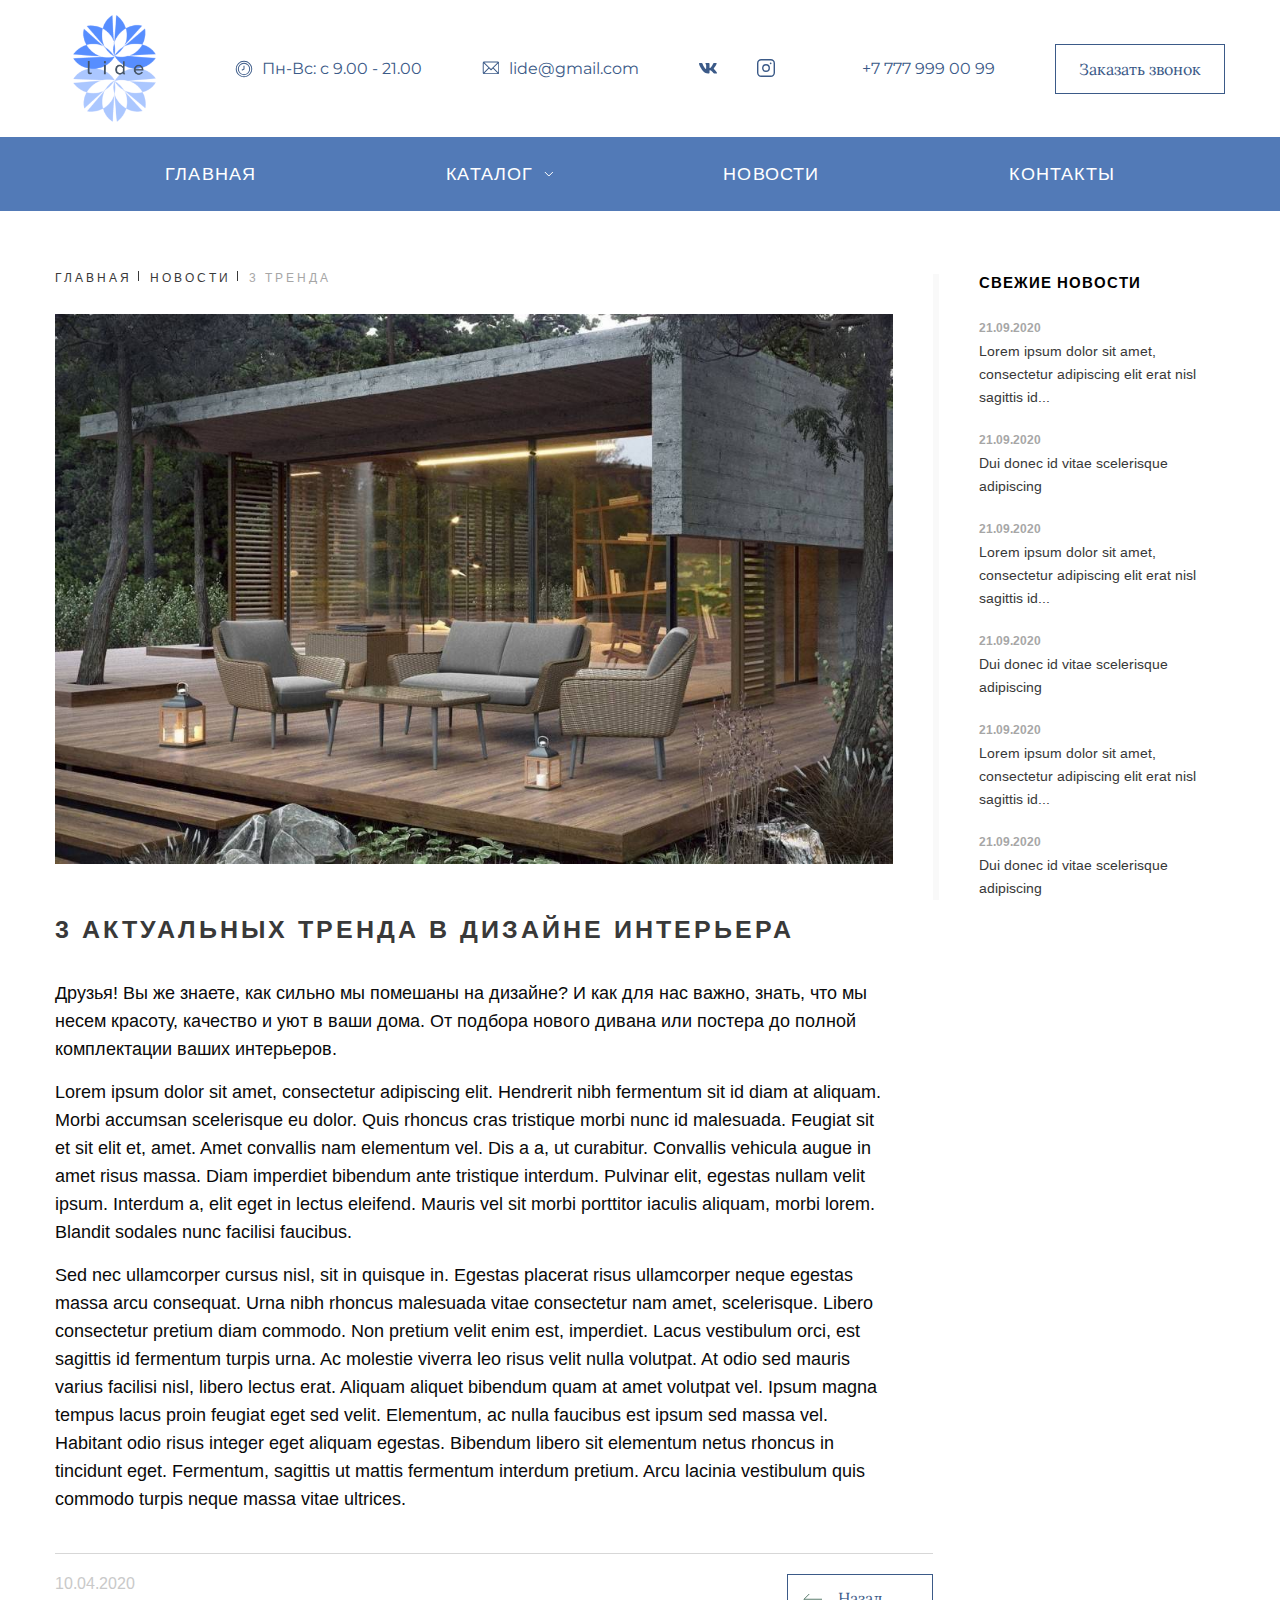
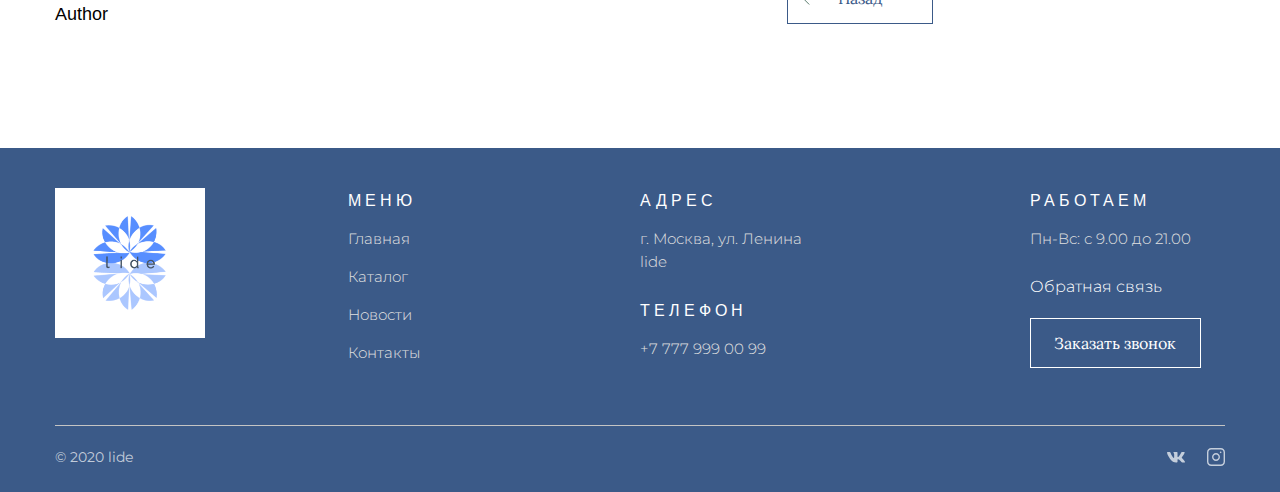
<file: page-news.html>
<!DOCTYPE html>
<html lang="ru">
  <head>
    <meta charset="utf-8">
    <meta http-equiv="X-UA-Compatible" content="IE=edge">
    <meta name="theme-color" content="#fff">
    <meta name="apple-mobile-web-app-status-bar-style" content="black-translucent">
    <meta name="viewport" content="width=device-width, user-scalable=no, initial-scale=1.0, maximum-scale=1.0, minimum-scale=1.0">
    <link rel="shortcut icon" href="img/favicons/favicon.ico" type="image/x-icon">
    <link rel="icon" sizes="16x16" href="img/favicons/favicon-16x16.png" type="image/png">
    <link rel="icon" sizes="32x32" href="img/favicons/favicon-32x32.png" type="image/png">
    <link rel="apple-touch-icon-precomposed" href="img/favicons/apple-touch-icon-precomposed.png">
    <link rel="apple-touch-icon" href="img/favicons/apple-touch-icon.png">
    <link rel="apple-touch-icon" sizes="57x57" href="img/favicons/apple-touch-icon-57x57.png">
    <link rel="apple-touch-icon" sizes="60x60" href="img/favicons/apple-touch-icon-60x60.png">
    <link rel="apple-touch-icon" sizes="72x72" href="img/favicons/apple-touch-icon-72x72.png">
    <link rel="apple-touch-icon" sizes="76x76" href="img/favicons/apple-touch-icon-76x76.png">
    <link rel="apple-touch-icon" sizes="114x114" href="img/favicons/apple-touch-icon-114x114.png">
    <link rel="apple-touch-icon" sizes="120x120" href="img/favicons/apple-touch-icon-120x120.png">
    <link rel="apple-touch-icon" sizes="144x144" href="img/favicons/apple-touch-icon-144x144.png">
    <link rel="apple-touch-icon" sizes="152x152" href="img/favicons/apple-touch-icon-152x152.png">
    <link rel="apple-touch-icon" sizes="167x167" href="img/favicons/apple-touch-icon-167x167.png">
    <link rel="apple-touch-icon" sizes="180x180" href="img/favicons/apple-touch-icon-180x180.png">
    <link rel="apple-touch-icon" sizes="1024x1024" href="img/favicons/apple-touch-icon-1024x1024.png">
    <!-- Fonts-->
    <link rel="stylesheet" href="https://fonts.googleapis.com/css2?family=Arimo:wght@400;700&amp;family=Lora&amp;family=Montserrat:wght@300;400&amp;display=swap">
    <!-- Styles-->
    <link rel="stylesheet" href="styles/main.css">
    <title>3 тренда в дизайне</title>
  </head>
  <body>
    <!-- Header-->
    <header class="header">
      <div class="container">
        <div class="header__inner">
          <div class="logo header__logo"><a class="logo" href="index.html"><img class="logo__img" src="./img/logo/logo.png" alt="Doski" title="Doski"></a></div>
          <div class="header__time">Пн-Вс: с 9.00 - 21.00</div>
          <div class="header__mail"><a class="header__mail-link" href="mailto:lide@gmail.com">lide@gmail.com</a></div>
          <div class="header__social"><a class="header__social-link" href="#" target="_blank"><img class="header__social-vk" src="./img/svg/vk.svg" alt=""></a><a class="header__social-link" href="#" target="_blank"><img class="header__social-insta" src="./img/svg/insta.svg" alt=""></a></div>
          <div class="header__tel"><a class="header__tel-link" href="tel:+77779990099">+7 777 999 00 99</a></div>
          <button class="base-button header__button">Заказать звонок</button>
        </div>
      </div>
    </header>
    <!-- ./Header-->
    <!-- Menu-->
    <nav class="menu">
      <div class="container">
        <div class="burger-menu" data-menuburgeropen=""><span class="burger-menu__burger-line"></span><span>Меню</span></div>
        <ul class="menu__list" data-menuburger="">
          <li class="menu__item"><a class="menu__link" href="./index.html">Главная</a></li>
          <li class="menu__item"><a class="menu__link menu__link--arrow menu__link--hover" href="./catalog.html">Каталог</a>
            <ul class="sub-menu">
              <li class="sub-menu__item"><a class="sub-menu__link" href="./catalog-partition.html">Диваны и Кресла</a></li>
              <li class="sub-menu__item"><a class="sub-menu__link" href="./catalog-partition.html">Столы и Стулья</a>
                <ul class="second-sub-menu">
                  <li class="second-sub-menu__item"><a class="second-sub-menu__link" href="1">Круглый стол</a></li>
                  <li class="second-sub-menu__item"><a class="second-sub-menu__link" href="2">Прямоугольный стол</a></li>
                  <li class="second-sub-menu__item"><a class="second-sub-menu__link" href="">Табуреты круглые</a></li>
                  <li class="second-sub-menu__item"><a class="second-sub-menu__link" href="">Табуреты барные</a></li>
                  <li class="second-sub-menu__item"><a class="second-sub-menu__link" href="">Стулья барные</a></li>
                </ul>
              </li>
              <li class="sub-menu__item"><a class="sub-menu__link" href="./catalog-partition.html">Тумбы, стеллажи</a></li>
              <li class="sub-menu__item"><a class="sub-menu__link" href="./catalog-partition.html">Садовая мебель</a></li>
              <li class="sub-menu__item"><a class="sub-menu__link" href="./catalog-partition.html">Разделочные доски</a></li>
              <li class="sub-menu__item"><a class="sub-menu__link" href="./catalog-partition.html">Работа под заказ</a></li>
            </ul>
          </li>
          <li class="menu__item"><a class="menu__link" href="./all-news.html">Новости</a></li>
          <li class="menu__item"><a class="menu__link" href="./contacts.html">Контакты</a></li>
        </ul>
      </div>
    </nav>
    <!-- ./ Menu-->
    <main>
      <!-- Page-news-->
      <section class="page-news">
        <div class="container">
          <div class="bread-crumbs">
            <ul class="bread-crumbs__list">
              <li class="bread-crumbs__item"><a class="bread-crumbs__link" href="./index.html">Главная</a></li>
              <li class="bread-crumbs__item"><a class="bread-crumbs__link" href="./index.html">Новости</a></li>
              <li class="bread-crumbs__item">3 тренда</li>
            </ul>
          </div>
          <div class="row-fl jc-sb">
            <div class="row-fl__col-9">
              <article>
                <div class="news-item"><img class="news-item__img" src="./img/news/news-1.jpg" alt="News-1">
                  <h1 class="news-item__title">3 актуальных тренда в дизайне интерьера</h1>
                  <p class="news-item__desc">
                     Друзья! Вы же знаете, как сильно мы помешаны на дизайне? И как для нас важно, знать, что мы несем красоту, качество и уют в ваши дома. От подбора нового дивана или постера до полной комплектации ваших интерьеров.</p>
                  <p class="news-item__desc">
                     Lorem ipsum dolor sit amet, consectetur adipiscing elit. Hendrerit nibh fermentum sit id diam at aliquam. Morbi accumsan scelerisque eu dolor. Quis rhoncus cras tristique morbi nunc id malesuada. Feugiat sit et sit elit et, amet. Amet convallis nam elementum vel. Dis a a, ut curabitur. Convallis vehicula augue in amet risus massa. Diam imperdiet bibendum ante tristique interdum. Pulvinar elit, egestas nullam velit ipsum. Interdum a, elit eget in lectus eleifend. Mauris vel sit morbi porttitor iaculis aliquam, morbi lorem. Blandit sodales nunc facilisi faucibus.</p>
                  <p class="news-item__desc">Sed nec ullamcorper cursus nisl, sit in quisque in. Egestas placerat risus ullamcorper neque egestas massa arcu consequat. Urna nibh rhoncus malesuada vitae consectetur nam amet, scelerisque. Libero consectetur pretium diam commodo. Non pretium velit enim est, imperdiet. Lacus vestibulum orci, est sagittis id fermentum turpis urna. Ac molestie viverra leo risus velit nulla volutpat. At odio sed mauris varius facilisi nisl, libero lectus erat. Aliquam aliquet bibendum quam at amet volutpat vel. Ipsum magna tempus lacus proin feugiat eget sed velit. Elementum, ac nulla faucibus est ipsum sed massa vel. Habitant odio risus integer eget aliquam egestas. Bibendum libero sit elementum netus rhoncus in tincidunt eget. Fermentum, sagittis ut mattis fermentum interdum pretium. Arcu lacinia vestibulum quis commodo turpis neque massa vitae ultrices. </p>
                </div>
              </article>
              <div class="text-inner"><span class="news-item__date">
                   10.04.2020</span>
                <p class="news-item__author">Author</p>
              </div><a class="base-button page-news__button" href="./all-news.html">Назад</a>
              <div class="clearfix"></div>
            </div>
            <div class="row-fl__col-3">
              <aside>
                <h3 class="page-news__aside-title">Свежие новости</h3>
                <div class="page-news__aside-desc"><span class="page-news__news-date">21.09.2020</span>
                  <p class="page-news__news-desc">Lorem ipsum dolor sit amet, consectetur adipiscing elit erat nisl sagittis id...</p>
                </div>
                <div class="page-news__aside-desc"><span class="page-news__news-date">21.09.2020</span>
                  <p class="page-news__news-desc">Dui donec id vitae scelerisque adipiscing</p>
                </div>
                <div class="page-news__aside-desc"><span class="page-news__news-date">21.09.2020</span>
                  <p class="page-news__news-desc">Lorem ipsum dolor sit amet, consectetur adipiscing elit erat nisl sagittis id...</p>
                </div>
                <div class="page-news__aside-desc"><span class="page-news__news-date">21.09.2020</span>
                  <p class="page-news__news-desc">Dui donec id vitae scelerisque adipiscing</p>
                </div>
                <div class="page-news__aside-desc"><span class="page-news__news-date">21.09.2020</span>
                  <p class="page-news__news-desc">Lorem ipsum dolor sit amet, consectetur adipiscing elit erat nisl sagittis id...</p>
                </div>
                <div class="page-news__aside-desc"><span class="page-news__news-date">21.09.2020</span>
                  <p class="page-news__news-desc">Dui donec id vitae scelerisque adipiscing</p>
                </div>
              </aside>
            </div>
          </div>
        </div>
        <!-- ./ Page-news-->
      </section>
    </main>
    <!-- Footer-->
    <footer class="footer">
      <div class="container">
        <div class="row-fl">
          <div class="row-fl__col-3">
            <div class="footer__logo"><img class="footer__logo-img" src="./img/logo/footer-logo.png" alt="Doskitmv"></div>
          </div>
          <div class="row-fl__col-3">
            <div class="footer-menu">
              <h4 class="footer__title">Меню</h4>
              <ul class="footer-menu__list">
                <li class="footer-menu__item"><a class="footer-menu__link footer__text" href="./index.html">Главная</a></li>
                <li class="footer-menu__item"><a class="footer-menu__link footer__text" href="./catalog.html">Каталог</a></li>
                <li class="footer-menu__item"><a class="footer-menu__link footer__text" href="./all-news.html">Новости</a></li>
                <li class="footer-menu__item"><a class="footer-menu__link footer__text" href="./contacts.html">Контакты</a></li>
              </ul>
            </div>
          </div>
          <div class="row-fl__col-4">
            <h4 class="footer__title">Адрес</h4>
            <p class="footer__text">г. Москва, ул. Ленина<br>lide</p>
            <h4 class="footer__title">Телефон</h4>
            <p class="footer__text"><a href="tel:+77779990099">+7 777 999 00 99</a></p>
          </div>
          <div class="row-fl__col-2">
            <h4 class="footer__title">Работаем</h4>
            <p class="footer__text">Пн-Вс: с 9.00 до 21.00</p>
            <p class="footer__text footer__text--feedback">Обратная связь</p>
            <button class="base-button footer__button">Заказать звонок</button>
          </div>
        </div>
        <div class="footer__copyright"><span class="footer__copyright-text">© 2020 lide </span>
          <div class="footer__social-inner"><a class="footer__social-vk" href="#" target="_blank">
              <svg width="18" height="11" viewBox="0 0 18 11" fill="none" xmlns="http://www.w3.org/2000/svg">
                <path d="M14.9368 6.02122C14.6458 5.6537 14.729 5.4902 14.9368 5.16169C14.9405 5.15794 17.3428 1.83832 17.5904 0.712532L17.5919 0.711782C17.7149 0.301518 17.5919 7.62939e-06 16.9971 7.62939e-06H15.029C14.528 7.62939e-06 14.297 0.258767 14.1732 0.548277C14.1732 0.548277 13.1712 2.94686 11.7537 4.50166C11.2961 4.95093 11.0846 5.09493 10.8349 5.09493C10.7119 5.09493 10.5206 4.95093 10.5206 4.54067V0.711782C10.5206 0.219765 10.3804 7.62939e-06 9.9656 7.62939e-06H6.87099C6.55673 7.62939e-06 6.36997 0.229516 6.36997 0.443273C6.36997 0.909789 7.07875 1.01704 7.15225 2.32959V5.17744C7.15225 5.80146 7.03899 5.91621 6.78774 5.91621C6.11871 5.91621 4.49491 3.50788 3.53262 0.751534C3.33837 0.216765 3.14861 0.000757601 2.64384 0.000757601H0.675023C0.113254 0.000757601 0 0.259517 0 0.549027C0 1.06054 0.669023 3.60388 3.11111 6.964C4.73866 9.25758 7.03074 10.5004 9.11582 10.5004C10.3691 10.5004 10.5221 10.2244 10.5221 9.7496C10.5221 7.55802 10.4089 7.35101 11.0366 7.35101C11.3276 7.35101 11.8287 7.49502 12.9987 8.60131C14.336 9.9131 14.5558 10.5004 15.3043 10.5004H17.2723C17.8334 10.5004 18.1176 10.2244 17.9541 9.67984C17.5799 8.53455 15.0508 6.17872 14.9368 6.02122Z" fill="#ffffffb3"></path>
              </svg></a><a class="footer__social-insta" href="#" target="_blank">
              <svg width="18" height="18" viewBox="0 0 18 18" fill="none" xmlns="http://www.w3.org/2000/svg">
                <path d="M13.7812 0H4.21875C1.89253 0 0 1.89253 0 4.21875V13.7812C0 16.1075 1.89253 18 4.21875 18H13.7812C16.1075 18 18 16.1075 18 13.7812V4.21875C18 1.89253 16.1075 0 13.7812 0ZM16.5938 13.7812C16.5938 15.3321 15.3321 16.5938 13.7812 16.5938H4.21875C2.66789 16.5938 1.40625 15.3321 1.40625 13.7812V4.21875C1.40625 2.66789 2.66789 1.40625 4.21875 1.40625H13.7812C15.3321 1.40625 16.5938 2.66789 16.5938 4.21875V13.7812ZM9 5.02734C6.80946 5.02734 5.02734 6.80946 5.02734 9C5.02734 11.1905 6.80946 12.9727 9 12.9727C11.1905 12.9727 12.9727 11.1905 12.9727 9C12.9727 6.80946 11.1905 5.02734 9 5.02734ZM9 11.5664C7.58482 11.5664 6.43359 10.4152 6.43359 9C6.43359 7.58482 7.58482 6.43359 9 6.43359C10.4152 6.43359 11.5664 7.58482 11.5664 9C11.5664 10.4152 10.4152 11.5664 9 11.5664ZM14.5312 4.3477C14.5312 4.83302 14.1378 5.22661 13.6523 5.22661C13.167 5.22661 12.7734 4.83302 12.7734 4.3477C12.7734 3.86224 13.167 3.4688 13.6523 3.4688C14.1378 3.4688 14.5312 3.86224 14.5312 4.3477Z" fill="#ffffffb3"></path>
              </svg></a></div>
          <div class="clearfix"></div>
        </div>
      </div>
    </footer>
    <!-- Modal-window-->
    <div class="modal-window-overlay">
      <div class="modal-window"><span class="modal-window__close"></span>
        <div class="modal-window__title">Заказать звонок</div>
        <form class="form" action="">
          <div class="form__row">
            <label class="form__name">Ваше имя:</label>
            <input type="text" value="">
          </div>
          <div class="form__row">
            <label class="form__tel">Ваш телефон:</label>
            <input type="tel" value="">
          </div>
          <button class="base-button form__button" type="submit">Позвоните мне</button>
        </form>
      </div>
    </div>
    <!-- ./ Modal-window-->
    <script src="./js/main.min.js"></script>
    <script src="./js/vendor.min.js"></script>
  </body>
</html>
</file>
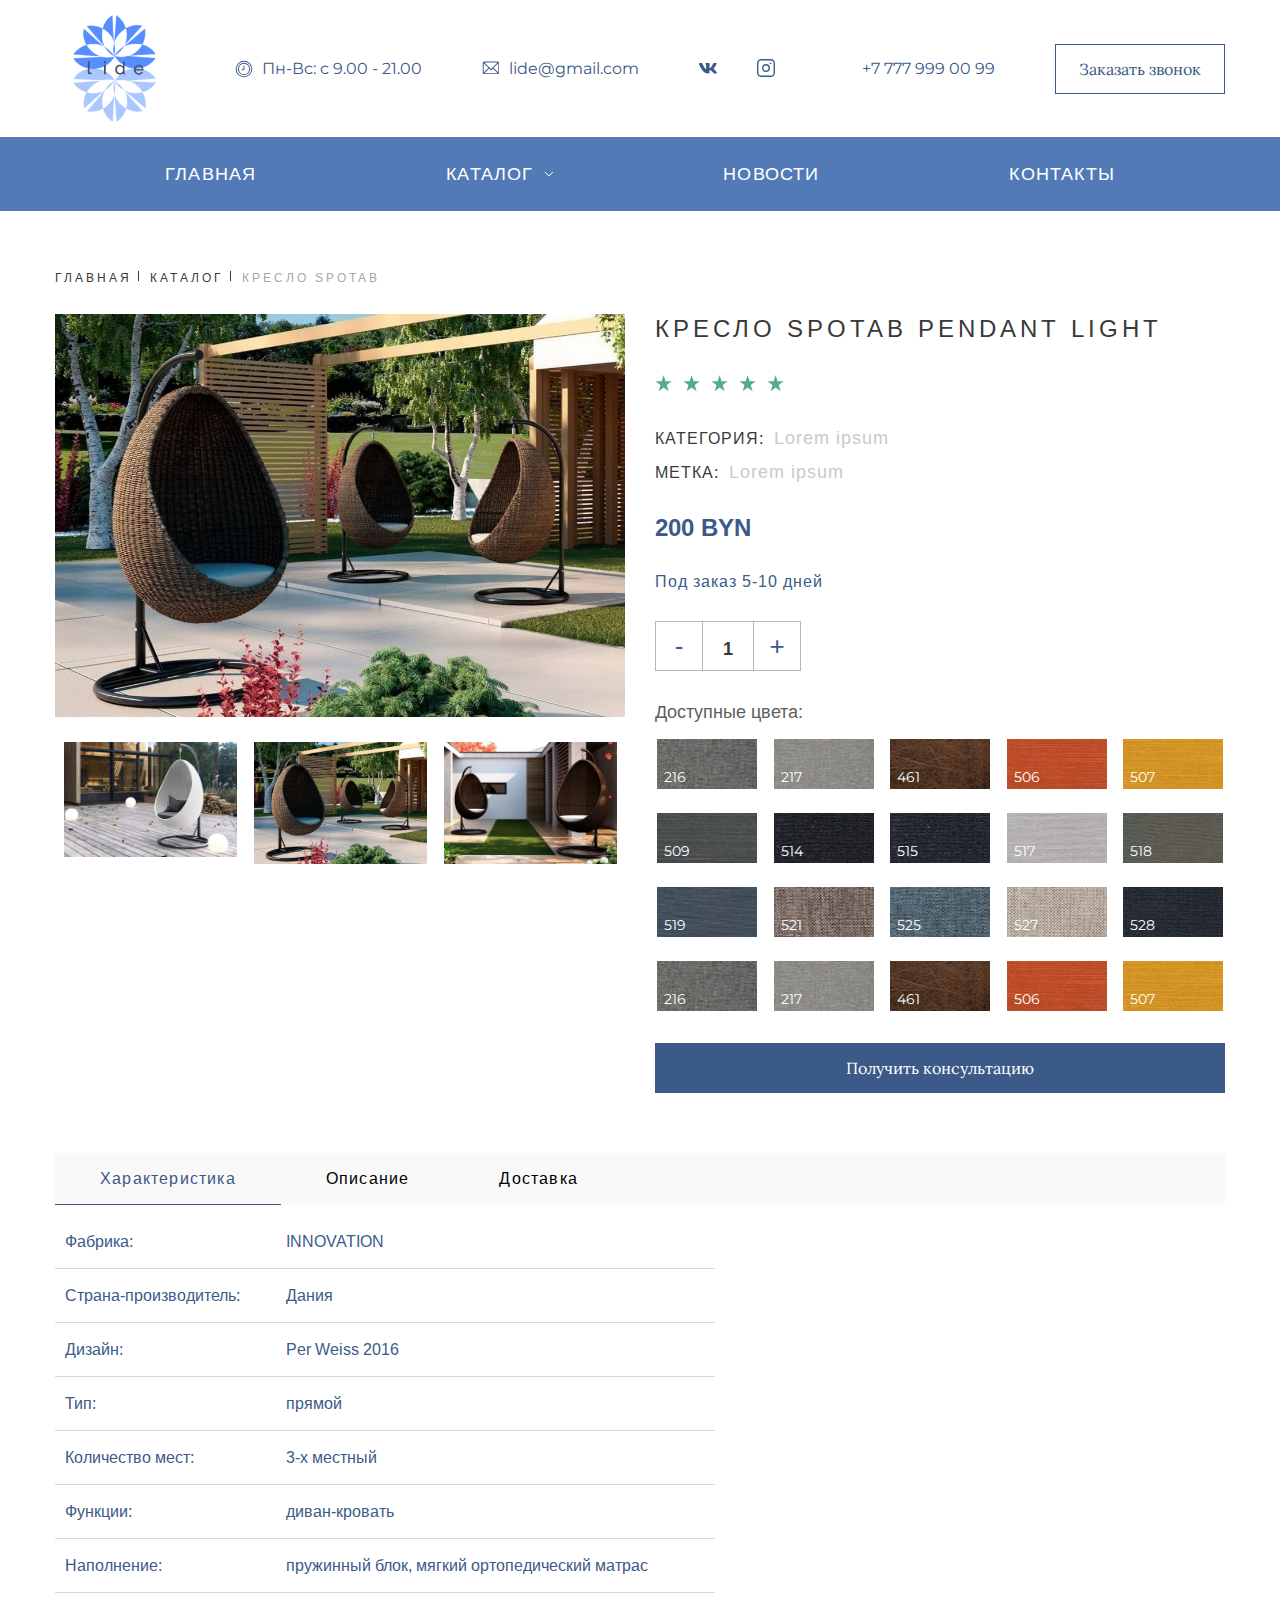
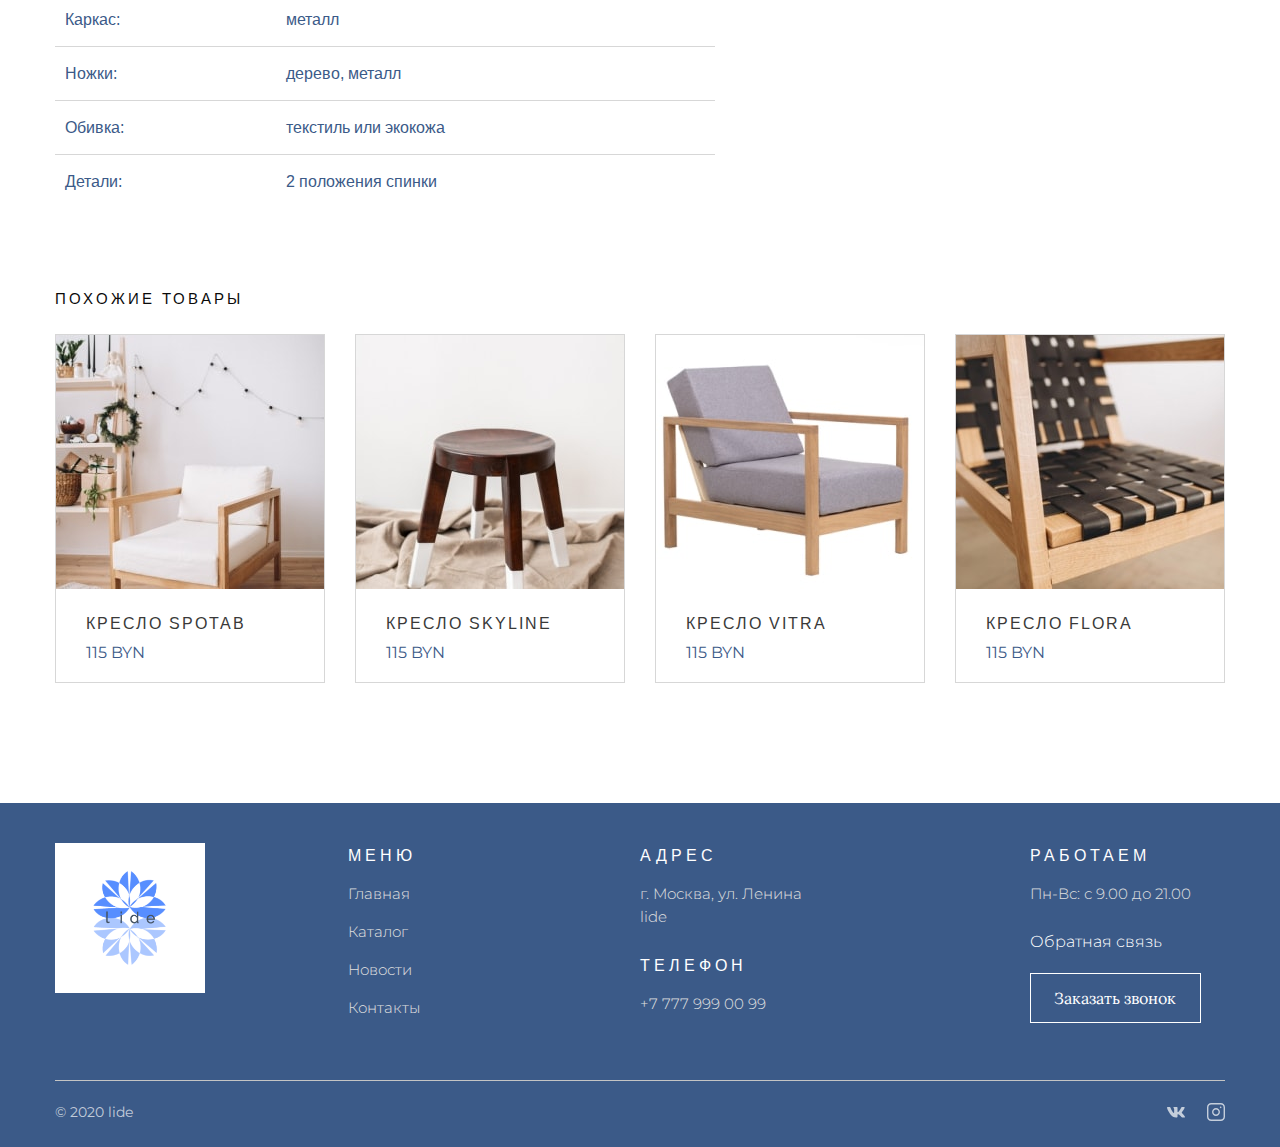
<file: product-card.html>
<!DOCTYPE html>
<html lang="ru">
  <head>
    <meta charset="utf-8">
    <meta http-equiv="X-UA-Compatible" content="IE=edge">
    <meta name="theme-color" content="#fff">
    <meta name="apple-mobile-web-app-status-bar-style" content="black-translucent">
    <meta name="viewport" content="width=device-width, user-scalable=no, initial-scale=1.0, maximum-scale=1.0, minimum-scale=1.0">
    <link rel="shortcut icon" href="img/favicons/favicon.ico" type="image/x-icon">
    <link rel="icon" sizes="16x16" href="img/favicons/favicon-16x16.png" type="image/png">
    <link rel="icon" sizes="32x32" href="img/favicons/favicon-32x32.png" type="image/png">
    <link rel="apple-touch-icon-precomposed" href="img/favicons/apple-touch-icon-precomposed.png">
    <link rel="apple-touch-icon" href="img/favicons/apple-touch-icon.png">
    <link rel="apple-touch-icon" sizes="57x57" href="img/favicons/apple-touch-icon-57x57.png">
    <link rel="apple-touch-icon" sizes="60x60" href="img/favicons/apple-touch-icon-60x60.png">
    <link rel="apple-touch-icon" sizes="72x72" href="img/favicons/apple-touch-icon-72x72.png">
    <link rel="apple-touch-icon" sizes="76x76" href="img/favicons/apple-touch-icon-76x76.png">
    <link rel="apple-touch-icon" sizes="114x114" href="img/favicons/apple-touch-icon-114x114.png">
    <link rel="apple-touch-icon" sizes="120x120" href="img/favicons/apple-touch-icon-120x120.png">
    <link rel="apple-touch-icon" sizes="144x144" href="img/favicons/apple-touch-icon-144x144.png">
    <link rel="apple-touch-icon" sizes="152x152" href="img/favicons/apple-touch-icon-152x152.png">
    <link rel="apple-touch-icon" sizes="167x167" href="img/favicons/apple-touch-icon-167x167.png">
    <link rel="apple-touch-icon" sizes="180x180" href="img/favicons/apple-touch-icon-180x180.png">
    <link rel="apple-touch-icon" sizes="1024x1024" href="img/favicons/apple-touch-icon-1024x1024.png">
    <!-- Fonts-->
    <link rel="stylesheet" href="https://fonts.googleapis.com/css2?family=Arimo:wght@400;700&amp;family=Lora&amp;family=Montserrat:wght@300;400&amp;display=swap">
    <!-- Styles-->
    <link rel="stylesheet" href="styles/main.css">
    <title>Кресло Spotab  Pendant Light</title>
  </head>
  <body>
    <!-- Header-->
    <header class="header">
      <div class="container">
        <div class="header__inner">
          <div class="logo header__logo"><a class="logo" href="index.html"><img class="logo__img" src="./img/logo/logo.png" alt="Doski" title="Doski"></a></div>
          <div class="header__time">Пн-Вс: с 9.00 - 21.00</div>
          <div class="header__mail"><a class="header__mail-link" href="mailto:lide@gmail.com">lide@gmail.com</a></div>
          <div class="header__social"><a class="header__social-link" href="#" target="_blank"><img class="header__social-vk" src="./img/svg/vk.svg" alt=""></a><a class="header__social-link" href="#" target="_blank"><img class="header__social-insta" src="./img/svg/insta.svg" alt=""></a></div>
          <div class="header__tel"><a class="header__tel-link" href="tel:+77779990099">+7 777 999 00 99</a></div>
          <button class="base-button header__button">Заказать звонок</button>
        </div>
      </div>
    </header>
    <!-- ./Header-->
    <!-- Menu-->
    <nav class="menu">
      <div class="container">
        <div class="burger-menu" data-menuburgeropen=""><span class="burger-menu__burger-line"></span><span>Меню</span></div>
        <ul class="menu__list" data-menuburger="">
          <li class="menu__item"><a class="menu__link" href="./index.html">Главная</a></li>
          <li class="menu__item"><a class="menu__link menu__link--arrow menu__link--hover" href="./catalog.html">Каталог</a>
            <ul class="sub-menu">
              <li class="sub-menu__item"><a class="sub-menu__link" href="./catalog-partition.html">Диваны и Кресла</a></li>
              <li class="sub-menu__item"><a class="sub-menu__link" href="./catalog-partition.html">Столы и Стулья</a>
                <ul class="second-sub-menu">
                  <li class="second-sub-menu__item"><a class="second-sub-menu__link" href="1">Круглый стол</a></li>
                  <li class="second-sub-menu__item"><a class="second-sub-menu__link" href="2">Прямоугольный стол</a></li>
                  <li class="second-sub-menu__item"><a class="second-sub-menu__link" href="">Табуреты круглые</a></li>
                  <li class="second-sub-menu__item"><a class="second-sub-menu__link" href="">Табуреты барные</a></li>
                  <li class="second-sub-menu__item"><a class="second-sub-menu__link" href="">Стулья барные</a></li>
                </ul>
              </li>
              <li class="sub-menu__item"><a class="sub-menu__link" href="./catalog-partition.html">Тумбы, стеллажи</a></li>
              <li class="sub-menu__item"><a class="sub-menu__link" href="./catalog-partition.html">Садовая мебель</a></li>
              <li class="sub-menu__item"><a class="sub-menu__link" href="./catalog-partition.html">Разделочные доски</a></li>
              <li class="sub-menu__item"><a class="sub-menu__link" href="./catalog-partition.html">Работа под заказ</a></li>
            </ul>
          </li>
          <li class="menu__item"><a class="menu__link" href="./all-news.html">Новости</a></li>
          <li class="menu__item"><a class="menu__link" href="./contacts.html">Контакты</a></li>
        </ul>
      </div>
    </nav>
    <!-- ./ Menu-->
    <main>
      <!-- Product-cart-->
      <section class="product-card">
        <div class="container">
          <div class="bread-crumbs">
            <ul class="bread-crumbs__list">
              <li class="bread-crumbs__item"><a class="bread-crumbs__link" href="./index.html">Главная</a></li>
              <li class="bread-crumbs__item"><a class="bread-crumbs__link" href="./index.html">Каталог</a></li>
              <li class="bread-crumbs__item">кресло Spotab </li>
            </ul>
          </div>
          <div class="product-card__inner">
            <div class="product-card__row">
              <div class="item-6">
                <div class="product-slider-for"><img src="./img/product-card/slider/slider-1.jpg" alt=""><img src="./img/product-card/slider/slider-2.jpg" alt=""><img src="./img/product-card/slider/slider-3.jpg" alt=""><img src="./img/product-card/slider/slider-4.jpg" alt=""></div>
                <div class="slider-nav"><img src="./img/product-card/slider/slider-1.jpg" alt=""><img src="./img/product-card/slider/slider-2.jpg" alt=""><img src="./img/product-card/slider/slider-3.jpg" alt=""><img src="./img/product-card/slider/slider-4.jpg" alt=""></div>
              </div>
              <div class="item-6">
                <h1 class="product-card__title">кресло Spotab  Pendant Light</h1><span class="card-star product-card__card-star">
                  <svg width="17" height="17" viewBox="0 0 10 10" fill="none" xmlns="http://www.w3.org/2000/svg">
                    <path d="M5.08122 0.00567627L6.20074 3.6809H9.8236L6.89266 5.95231L8.01216 9.62757L5.08122 7.3561L2.15029 9.62757L3.2698 5.95231L0.338867 3.6809H3.9617L5.08122 0.00567627Z" fill="#54AC84"></path>
                  </svg>
                  <svg width="17" height="17" viewBox="0 0 10 10" fill="none" xmlns="http://www.w3.org/2000/svg">
                    <path d="M5.08122 0.00567627L6.20074 3.6809H9.8236L6.89266 5.95231L8.01216 9.62757L5.08122 7.3561L2.15029 9.62757L3.2698 5.95231L0.338867 3.6809H3.9617L5.08122 0.00567627Z" fill="#54AC84"></path>
                  </svg>
                  <svg width="17" height="17" viewBox="0 0 10 10" fill="none" xmlns="http://www.w3.org/2000/svg">
                    <path d="M5.08122 0.00567627L6.20074 3.6809H9.8236L6.89266 5.95231L8.01216 9.62757L5.08122 7.3561L2.15029 9.62757L3.2698 5.95231L0.338867 3.6809H3.9617L5.08122 0.00567627Z" fill="#54AC84"></path>
                  </svg>
                  <svg width="17" height="17" viewBox="0 0 10 10" fill="none" xmlns="http://www.w3.org/2000/svg">
                    <path d="M5.08122 0.00567627L6.20074 3.6809H9.8236L6.89266 5.95231L8.01216 9.62757L5.08122 7.3561L2.15029 9.62757L3.2698 5.95231L0.338867 3.6809H3.9617L5.08122 0.00567627Z" fill="#54AC84"></path>
                  </svg>
                  <svg width="17" height="17" viewBox="0 0 10 10" fill="none" xmlns="http://www.w3.org/2000/svg">
                    <path d="M5.08122 0.00567627L6.20074 3.6809H9.8236L6.89266 5.95231L8.01216 9.62757L5.08122 7.3561L2.15029 9.62757L3.2698 5.95231L0.338867 3.6809H3.9617L5.08122 0.00567627Z" fill="#54AC84"></path>
                  </svg></span>
                <p class="product-card__cat">Категория:<span>Lorem ipsum</span></p>
                <p class="product-card__mark">Метка:<span>Lorem ipsum</span></p>
                <p class="product-card__price">200 byn</p>
                <p class="product-card__order">Под заказ 5-10 дней</p>
                <div class="counter product-card__counter">
                  <div class="counter__inner">
                    <button type="button" name="button" data-button-minus>-</button>
                    <input type="text" name="name" value="1" data-input-counter>
                    <button type="button" name="button" data-button-plus>+</button>
                  </div>
                </div>
                <div class="product-card__colors">
                  <h5 class="colors__title">Доступные цвета:</h5>
                  <div class="colors-container"><span class="colors__inner"><img src="./img/product-card/colors/216.jpg"><span>216</span></span><span class="colors__inner"><img src="./img/product-card/colors/217.jpg"><span>217</span></span><span class="colors__inner"><img src="./img/product-card/colors/461.jpg"><span>461</span></span><span class="colors__inner"><img src="./img/product-card/colors/506.jpg"><span>506</span></span><span class="colors__inner"><img src="./img/product-card/colors/507.jpg"><span>507</span></span><span class="colors__inner"><img src="./img/product-card/colors/509.jpg"><span>509</span></span><span class="colors__inner"><img src="./img/product-card/colors/514.jpg"><span>514</span></span><span class="colors__inner"><img src="./img/product-card/colors/515.jpg"><span>515</span></span><span class="colors__inner"><img src="./img/product-card/colors/517.jpg"><span>517</span></span><span class="colors__inner"><img src="./img/product-card/colors/518.jpg"><span>518</span></span><span class="colors__inner"><img src="./img/product-card/colors/519.jpg"><span>519</span></span><span class="colors__inner"><img src="./img/product-card/colors/521.jpg"><span>521</span></span><span class="colors__inner"><img src="./img/product-card/colors/525.jpg"><span>525</span></span><span class="colors__inner"><img src="./img/product-card/colors/527.jpg"><span>527</span></span><span class="colors__inner"><img src="./img/product-card/colors/528.jpg"><span>528</span></span><span class="colors__inner"><img src="./img/product-card/colors/216.jpg"><span>216</span></span><span class="colors__inner"><img src="./img/product-card/colors/217.jpg"><span>217</span></span><span class="colors__inner"><img src="./img/product-card/colors/461.jpg"><span>461</span></span><span class="colors__inner"><img src="./img/product-card/colors/506.jpg"><span>506</span></span><span class="colors__inner"><img src="./img/product-card/colors/507.jpg"><span>507</span></span></div>
                </div>
                <button class="base-button product-card__button">Получить консультацию</button>
              </div>
            </div>
          </div>
          <!-- Tabs-->
          <div class="tabs product-card__tabs">
            <div class="tabs__title">
              <ul class="tabs__title-list">
                <li class="tabs__title-item tabs__title-item--active">Характеристика</li>
                <li class="tabs__title-item">Описание</li>
                <li class="tabs__title-item">Доставка</li>
              </ul>
            </div>
            <div class="tabs__row active">
              <div class="tabs__col-inner"><strong>Фабрика:</strong><span>INNOVATION</span></div>
              <div class="tabs__col-inner"><strong>Страна-производитель:</strong><span>Дания</span></div>
              <div class="tabs__col-inner"><strong>Дизайн:</strong><span>Per Weiss 2016</span></div>
              <div class="tabs__col-inner"><strong>Тип:</strong><span>прямой</span></div>
              <div class="tabs__col-inner"><strong>Количество мест:</strong><span>3-х местный</span></div>
              <div class="tabs__col-inner"><strong>Функции:</strong><span>диван-кровать</span></div>
              <div class="tabs__col-inner"><strong>Наполнение:</strong><span>пружинный блок, мягкий ортопедический матрас</span></div>
              <div class="tabs__col-inner"><strong>Каркас:</strong><span>металл</span></div>
              <div class="tabs__col-inner"><strong>Ножки:</strong><span>дерево, металл</span></div>
              <div class="tabs__col-inner"><strong>Обивка:</strong><span>текстиль или экокожа</span></div>
              <div class="tabs__col-inner"><strong>Детали:</strong><span>2 положения спинки</span></div>
            </div>
            <div class="tabs__row">
              <div class="tabs__col-inner"><strong>Фабрика:</strong><span>INNOVATION</span></div>
              <div class="tabs__col-inner"><strong>Страна-производитель:</strong><span>Дания</span></div>
            </div>
            <div class="tabs__row">
              <div class="tabs__col-inner"><strong>Фабрика:</strong><span>INNOVATION</span></div>
            </div>
          </div>
          <div class="similar-products"> 
            <div class="similar-products__title">Похожие товары</div>
            <div class="similar-products__row">
              <div class="item-3"><a class="card" href="./product-card.html"><img class="card__img" src="./img/card-img/card-img-1.jpg" alt="Кресло Spotab">
                  <h3 class="card__title">кресло Spotab</h3>
                  <p class="card__price">115 byn</p></a></div>
              <div class="item-3"><a class="card" href="./product-card.html"><img class="card__img" src="./img/card-img/card-img-2.jpg" alt="Кресло Skyline">
                  <h3 class="card__title">Кресло Skyline</h3>
                  <p class="card__price">115 byn</p></a></div>
              <div class="item-3"><a class="card" href="./product-card.html"><img class="card__img" src="./img/card-img/card-img-3.jpg" alt="Кресло Vitra">
                  <h3 class="card__title">Кресло Vitra</h3>
                  <p class="card__price">115 byn</p></a></div>
              <div class="item-3"><a class="card" href="./product-card.html"><img class="card__img" src="./img/card-img/card-img-4.jpg" alt="Кресло Flora">
                  <h3 class="card__title">кресло Flora</h3>
                  <p class="card__price">115 byn</p></a></div>
            </div>
          </div>
        </div>
      </section>
    </main>
    <!-- Footer-->
    <footer class="footer">
      <div class="container">
        <div class="row-fl">
          <div class="row-fl__col-3">
            <div class="footer__logo"><img class="footer__logo-img" src="./img/logo/footer-logo.png" alt="Doskitmv"></div>
          </div>
          <div class="row-fl__col-3">
            <div class="footer-menu">
              <h4 class="footer__title">Меню</h4>
              <ul class="footer-menu__list">
                <li class="footer-menu__item"><a class="footer-menu__link footer__text" href="./index.html">Главная</a></li>
                <li class="footer-menu__item"><a class="footer-menu__link footer__text" href="./catalog.html">Каталог</a></li>
                <li class="footer-menu__item"><a class="footer-menu__link footer__text" href="./all-news.html">Новости</a></li>
                <li class="footer-menu__item"><a class="footer-menu__link footer__text" href="./contacts.html">Контакты</a></li>
              </ul>
            </div>
          </div>
          <div class="row-fl__col-4">
            <h4 class="footer__title">Адрес</h4>
            <p class="footer__text">г. Москва, ул. Ленина<br>lide</p>
            <h4 class="footer__title">Телефон</h4>
            <p class="footer__text"><a href="tel:+77779990099">+7 777 999 00 99</a></p>
          </div>
          <div class="row-fl__col-2">
            <h4 class="footer__title">Работаем</h4>
            <p class="footer__text">Пн-Вс: с 9.00 до 21.00</p>
            <p class="footer__text footer__text--feedback">Обратная связь</p>
            <button class="base-button footer__button">Заказать звонок</button>
          </div>
        </div>
        <div class="footer__copyright"><span class="footer__copyright-text">© 2020 lide</span>
          <div class="footer__social-inner"><a class="footer__social-vk" href="#" target="_blank">
              <svg width="18" height="11" viewBox="0 0 18 11" fill="none" xmlns="http://www.w3.org/2000/svg">
                <path d="M14.9368 6.02122C14.6458 5.6537 14.729 5.4902 14.9368 5.16169C14.9405 5.15794 17.3428 1.83832 17.5904 0.712532L17.5919 0.711782C17.7149 0.301518 17.5919 7.62939e-06 16.9971 7.62939e-06H15.029C14.528 7.62939e-06 14.297 0.258767 14.1732 0.548277C14.1732 0.548277 13.1712 2.94686 11.7537 4.50166C11.2961 4.95093 11.0846 5.09493 10.8349 5.09493C10.7119 5.09493 10.5206 4.95093 10.5206 4.54067V0.711782C10.5206 0.219765 10.3804 7.62939e-06 9.9656 7.62939e-06H6.87099C6.55673 7.62939e-06 6.36997 0.229516 6.36997 0.443273C6.36997 0.909789 7.07875 1.01704 7.15225 2.32959V5.17744C7.15225 5.80146 7.03899 5.91621 6.78774 5.91621C6.11871 5.91621 4.49491 3.50788 3.53262 0.751534C3.33837 0.216765 3.14861 0.000757601 2.64384 0.000757601H0.675023C0.113254 0.000757601 0 0.259517 0 0.549027C0 1.06054 0.669023 3.60388 3.11111 6.964C4.73866 9.25758 7.03074 10.5004 9.11582 10.5004C10.3691 10.5004 10.5221 10.2244 10.5221 9.7496C10.5221 7.55802 10.4089 7.35101 11.0366 7.35101C11.3276 7.35101 11.8287 7.49502 12.9987 8.60131C14.336 9.9131 14.5558 10.5004 15.3043 10.5004H17.2723C17.8334 10.5004 18.1176 10.2244 17.9541 9.67984C17.5799 8.53455 15.0508 6.17872 14.9368 6.02122Z" fill="#ffffffb3"></path>
              </svg></a><a class="footer__social-insta" href="#" target="_blank">
              <svg width="18" height="18" viewBox="0 0 18 18" fill="none" xmlns="http://www.w3.org/2000/svg">
                <path d="M13.7812 0H4.21875C1.89253 0 0 1.89253 0 4.21875V13.7812C0 16.1075 1.89253 18 4.21875 18H13.7812C16.1075 18 18 16.1075 18 13.7812V4.21875C18 1.89253 16.1075 0 13.7812 0ZM16.5938 13.7812C16.5938 15.3321 15.3321 16.5938 13.7812 16.5938H4.21875C2.66789 16.5938 1.40625 15.3321 1.40625 13.7812V4.21875C1.40625 2.66789 2.66789 1.40625 4.21875 1.40625H13.7812C15.3321 1.40625 16.5938 2.66789 16.5938 4.21875V13.7812ZM9 5.02734C6.80946 5.02734 5.02734 6.80946 5.02734 9C5.02734 11.1905 6.80946 12.9727 9 12.9727C11.1905 12.9727 12.9727 11.1905 12.9727 9C12.9727 6.80946 11.1905 5.02734 9 5.02734ZM9 11.5664C7.58482 11.5664 6.43359 10.4152 6.43359 9C6.43359 7.58482 7.58482 6.43359 9 6.43359C10.4152 6.43359 11.5664 7.58482 11.5664 9C11.5664 10.4152 10.4152 11.5664 9 11.5664ZM14.5312 4.3477C14.5312 4.83302 14.1378 5.22661 13.6523 5.22661C13.167 5.22661 12.7734 4.83302 12.7734 4.3477C12.7734 3.86224 13.167 3.4688 13.6523 3.4688C14.1378 3.4688 14.5312 3.86224 14.5312 4.3477Z" fill="#ffffffb3"></path>
              </svg></a></div>
          <div class="clearfix"></div>
        </div>
      </div>
    </footer>
    <!-- Modal-window-->
    <div class="modal-window-overlay">
      <div class="modal-window"><span class="modal-window__close"></span>
        <div class="modal-window__title">Заказать звонок</div>
        <form class="form" action="">
          <div class="form__row">
            <label class="form__name">Ваше имя:</label>
            <input type="text" value="">
          </div>
          <div class="form__row">
            <label class="form__tel">Ваш телефон:</label>
            <input type="tel" value="">
          </div>
          <button class="base-button form__button" type="submit">Позвоните мне</button>
        </form>
      </div>
    </div>
    <!-- ./ Modal-window-->
    <script src="./js/main.min.js"></script>
    <script src="./js/vendor.min.js"></script>
  </body>
</html>
</file>
<file: styles/main.css>
a,
abbr,
acronym,
address,
applet,
article,
aside,
audio,
b,
big,
blockquote,
body,
canvas,
caption,
center,
cite,
code,
dd,
del,
details,
dfn,
div,
dl,
dt,
em,
embed,
fieldset,
figcaption,
figure,
footer,
form,
h1,
h2,
h3,
h4,
h5,
h6,
header,
hgroup,
html,
i,
iframe,
img,
ins,
kbd,
label,
legend,
li,
mark,
menu,
nav,
object,
ol,
output,
p,
pre,
q,
ruby,
s,
samp,
section,
small,
span,
strike,
strong,
sub,
summary,
sup,
table,
tbody,
td,
tfoot,
th,
thead,
time,
tr,
tt,
u,
ul,
var,
video {
  margin: 0;
  border: 0;
  padding: 0;
  vertical-align: baseline
}
*,
:after,
:before {
  -webkit-box-sizing: border-box;
  box-sizing: border-box
}
ol,
ul {
  list-style: none
}
table {
  border-collapse: collapse;
  border-spacing: 0
}
caption,
td,
th {
  text-align: left;
  font-weight: 400;
  vertical-align: middle
}
blockquote,
q {
  quotes: none
}
blockquote:after,
blockquote:before,
q:after,
q:before {
  content: "";
  content: none
}
a img {
  border: none;
  vertical-align: top
}
article,
aside,
details,
figcaption,
figure,
footer,
header,
hgroup,
menu,
nav,
section,
summary {
  display: block
}
.slick-slider {
  position: relative;
  display: block;
  -webkit-box-sizing: border-box;
  box-sizing: border-box;
  -webkit-touch-callout: none;
  -webkit-user-select: none;
  -moz-user-select: none;
  -ms-user-select: none;
  user-select: none;
  -ms-touch-action: pan-y;
  touch-action: pan-y;
  -webkit-tap-highlight-color: transparent
}
.slick-list {
  position: relative;
  overflow: hidden;
  display: block;
  margin: 0;
  padding: 0
}
.slick-list:focus {
  outline: 0
}
.slick-list.dragging {
  cursor: pointer;
  cursor: hand
}
.slick-slider .slick-list,
.slick-slider .slick-track {
  -webkit-transform: translate3d(0,0,0);
  -ms-transform: translate3d(0,0,0);
  transform: translate3d(0,0,0)
}
.slick-track {
  position: relative;
  left: 0;
  top: 0;
  display: block;
  margin-left: auto;
  margin-right: auto
}
.slick-track:after,
.slick-track:before {
  content: "";
  display: table
}
.slick-track:after {
  clear: both
}
.slick-loading .slick-track {
  visibility: hidden
}
.slick-slide {
  float: left;
  height: 100%;
  min-height: 1px;
  display: none
}
[dir=rtl] .slick-slide {
  float: right
}
.slick-slide img {
  display: block
}
.slick-slide.slick-loading img {
  display: none
}
.slick-slide.dragging img {
  pointer-events: none
}
.slick-initialized .slick-slide {
  display: block
}
.slick-loading .slick-slide {
  visibility: hidden
}
.slick-vertical .slick-slide {
  display: block;
  height: auto;
  border: 1px solid transparent
}
.slick-arrow.slick-hidden {
  display: none
}
.glightbox-container {
  width: 100%;
  height: 100%;
  position: fixed;
  top: 0;
  left: 0;
  z-index: 999999!important;
  -ms-touch-action: none;
  touch-action: none;
  -webkit-text-size-adjust: 100%;
  -webkit-backface-visibility: hidden;
  outline: 0;
  overflow: hidden
}
.glightbox-container.inactive {
  display: none
}
.glightbox-container .gcontainer {
  position: relative;
  width: 100%;
  height: 100%;
  z-index: 9999;
  overflow: hidden
}
.glightbox-container .gslider {
  -webkit-transition: -webkit-transform .4s;
  transition: transform .4s;
  -o-transition: transform .4s;
  transition: transform .4s,-webkit-transform .4s;
  height: 100%;
  left: 0;
  top: 0;
  width: 100%;
  position: relative;
  overflow: hidden;
  display: -webkit-box!important;
  display: -ms-flexbox!important;
  display: flex!important;
  -webkit-box-pack: center;
  -ms-flex-pack: center;
  justify-content: center;
  -webkit-box-align: center;
  -ms-flex-align: center;
  align-items: center;
  -webkit-transform: translate3d(0,0,0);
  transform: translate3d(0,0,0)
}
.glightbox-container .gslide {
  width: 100%;
  position: absolute;
  opacity: 1;
  -webkit-user-select: none;
  -moz-user-select: none;
  -ms-user-select: none;
  user-select: none;
  display: -webkit-box;
  display: -ms-flexbox;
  display: flex;
  -webkit-box-align: center;
  -ms-flex-align: center;
  align-items: center;
  -webkit-box-pack: center;
  -ms-flex-pack: center;
  justify-content: center;
  opacity: 0
}
.glightbox-container .gslide.current {
  opacity: 1;
  z-index: 99999;
  position: relative
}
.glightbox-container .gslide.prev {
  opacity: 1;
  z-index: 9999
}
.glightbox-container .gslide-inner-content {
  width: 100%
}
.glightbox-container .ginner-container {
  position: relative;
  width: 100%;
  display: -webkit-box;
  display: -ms-flexbox;
  display: flex;
  -webkit-box-pack: center;
  -ms-flex-pack: center;
  justify-content: center;
  -webkit-box-orient: vertical;
  -webkit-box-direction: normal;
  -ms-flex-direction: column;
  flex-direction: column;
  max-width: 100%;
  margin: auto;
  height: 100vh
}
.glightbox-container .ginner-container.gvideo-container {
  width: 100%
}
.glightbox-container .ginner-container.desc-bottom,
.glightbox-container .ginner-container.desc-top {
  -webkit-box-orient: vertical;
  -webkit-box-direction: normal;
  -ms-flex-direction: column;
  flex-direction: column
}
.glightbox-container .ginner-container.desc-left,
.glightbox-container .ginner-container.desc-right {
  max-width: 100%!important
}
.gslide iframe,
.gslide video {
  outline: 0!important;
  border: none;
  min-height: 165px;
  -webkit-overflow-scrolling: touch;
  overflow-scrolling: touch;
  -ms-touch-action: auto;
  touch-action: auto
}
.gslide-image {
  -webkit-box-align: center;
  -ms-flex-align: center;
  align-items: center
}
.gslide-image img {
  max-height: 100vh;
  display: block;
  max-width: 100%;
  margin: auto;
  padding: 0;
  float: none;
  outline: 0;
  border: none;
  -webkit-user-select: none;
  -moz-user-select: none;
  -ms-user-select: none;
  user-select: none;
  max-width: 100vw;
  width: auto;
  height: auto;
  -o-object-fit: cover;
  object-fit: cover;
  -ms-touch-action: none;
  touch-action: none;
  min-width: 200px
}
.desc-bottom .gslide-image img,
.desc-top .gslide-image img {
  width: auto
}
.desc-left .gslide-image img,
.desc-right .gslide-image img {
  width: auto;
  max-width: 100%
}
.gslide-image img.zoomable {
  position: relative
}
.gslide-image img.dragging {
  cursor: -webkit-grabbing!important;
  cursor: grabbing!important;
  -webkit-transition: none;
  -o-transition: none;
  transition: none
}
.gslide-video {
  max-width: 100%;
  position: relative;
  max-width: 100vh;
  width: 100%!important
}
.gslide-video .gvideo-wrapper {
  width: 100%;
  margin: auto
}
.gslide-video::before {
  content: "";
  position: absolute;
  width: 100%;
  height: 100%;
  background: rgba(255,0,0,.34);
  display: none
}
.gslide-video.playing::before {
  display: none
}
.gslide-video.fullscreen {
  max-width: 100%!important;
  min-width: 100%;
  height: 80vh
}
.gslide-video.fullscreen video {
  max-width: 100%!important;
  width: 100%!important
}
.gslide-inline {
  background: #fff;
  text-align: left;
  max-height: calc(100vh - 40px);
  overflow: auto;
  max-width: 100%
}
.gslide-inline .ginlined-content {
  padding: 20px;
  width: 100%
}
.ginlined-content {
  overflow: auto;
  display: block!important;
  opacity: 1
}
.gslide-external {
  display: -webkit-box;
  display: -ms-flexbox;
  display: flex;
  width: 100%;
  min-width: 100%;
  background: #fff;
  padding: 0;
  overflow: auto;
  max-height: 75vh;
  height: 100%
}
.gslide-media {
  display: block;
  display: -webkit-inline-box;
  display: -ms-inline-flexbox;
  display: inline-flex;
  display: -webkit-box;
  display: -ms-flexbox;
  display: flex;
  width: auto
}
.zoomed .gslide-media {
  -webkit-box-shadow: none!important;
  box-shadow: none!important
}
.desc-bottom .gslide-media,
.desc-top .gslide-media {
  margin: 0 auto;
  -webkit-box-orient: vertical;
  -webkit-box-direction: normal;
  -ms-flex-direction: column;
  flex-direction: column
}
.gslide-description {
  position: relative
}
.gslide-description.description-left,
.gslide-description.description-right {
  max-width: 100%
}
.gslide-description.description-bottom,
.gslide-description.description-top {
  margin: 0 auto;
  width: 100%
}
.gslide-description p {
  margin-bottom: 12px
}
.gslide-description p::last-child {
  margin-bottom: 0
}
.zoomed .gslide-description {
  display: none
}
.glightbox-mobile .glightbox-container .gslide-description {
  height: auto!important;
  width: 100%;
  background: 0 0;
  position: absolute;
  bottom: 15px;
  padding: 19px 11px 50px;
  max-width: 100vw!important;
  -webkit-box-ordinal-group: 3!important;
  -ms-flex-order: 2!important;
  order: 2!important;
  max-height: 78vh;
  overflow: auto!important;
  background: -webkit-gradient(linear,left top,left bottom,from(rgba(0,0,0,0)),to(rgba(0,0,0,.75)));
  background: -o-linear-gradient(top,rgba(0,0,0,0) 0,rgba(0,0,0,.75) 100%);
  background: linear-gradient(to bottom,rgba(0,0,0,0) 0,rgba(0,0,0,.75) 100%);
  -webkit-transition: opacity .3s linear;
  -o-transition: opacity .3s linear;
  transition: opacity .3s linear
}
.glightbox-mobile .glightbox-container .gslide-title {
  color: #fff;
  font-size: 1em
}
.glightbox-mobile .glightbox-container .gslide-desc {
  color: #a1a1a1
}
.glightbox-mobile .glightbox-container .gslide-desc a {
  color: #fff;
  font-weight: 700
}
.glightbox-mobile .glightbox-container .gslide-desc * {
  color: inherit
}
.glightbox-mobile .glightbox-container .gslide-desc string {
  color: #fff
}
.glightbox-mobile .glightbox-container .gslide-desc .desc-more {
  color: #fff;
  opacity: .4
}
.gdesc-open .gslide-media {
  -webkit-transition: opacity .5s;
  -o-transition: opacity .5s;
  transition: opacity .5s;
  opacity: .4
}
.gdesc-open .gdesc-inner {
  padding-bottom: 30px
}
.gdesc-closed .gslide-media {
  -webkit-transition: opacity .5s;
  -o-transition: opacity .5s;
  transition: opacity .5s;
  opacity: 1
}
.greset {
  -webkit-transition: .3s;
  -o-transition: .3s;
  transition: .3s
}
.gabsolute {
  position: absolute
}
.grelative {
  position: relative
}
.glightbox-desc {
  display: none!important
}
.glightbox-open {
  overflow: hidden
}
.gloader {
  height: 25px;
  width: 25px;
  -webkit-animation: .8s linear infinite lightboxLoader;
  animation: .8s linear infinite lightboxLoader;
  border: 2px solid #fff;
  border-right-color: transparent;
  border-radius: 50%;
  position: absolute;
  display: block;
  z-index: 9999;
  left: 0;
  right: 0;
  margin: 0 auto;
  top: 47%
}
.goverlay {
  width: 100%;
  height: 100%;
  position: fixed;
  top: 0;
  left: 0;
  background: #000;
  will-change: opacity
}
.glightbox-mobile .goverlay {
  background: #000
}
.gclose,
.gnext,
.gprev {
  background-repeat: no-repeat;
  z-index: 99999;
  cursor: pointer;
  width: 26px;
  height: 44px;
  display: block;
  background-position: 0 0;
  border: none
}
.gclose svg,
.gnext svg,
.gprev svg {
  display: block;
  width: 100%;
  height: auto
}
.gclose.disabled,
.gnext.disabled,
.gprev.disabled {
  opacity: .1
}
.gclose .garrow,
.gnext .garrow,
.gprev .garrow {
  stroke: #fff
}
iframe.wait-autoplay {
  opacity: 0
}
.glightbox-closing .gclose,
.glightbox-closing .gnext,
.glightbox-closing .gprev {
  opacity: 0!important
}
.glightbox-clean .gslide-description,
.glightbox-modern .gslide-description {
  background: #fff
}
.glightbox-clean .gdesc-inner,
.glightbox-modern .gdesc-inner {
  padding: 22px 20px
}
.glightbox-clean .gslide-title,
.glightbox-modern .gslide-title {
  font-size: 1em;
  font-weight: 400;
  font-family: arial;
  color: #000;
  margin-bottom: 19px;
  line-height: 1.4em
}
.glightbox-clean .gslide-desc,
.glightbox-modern .gslide-desc {
  font-size: .86em;
  margin-bottom: 0;
  font-family: arial;
  line-height: 1.4em
}
.glightbox-clean .gslide-video,
.glightbox-modern .gslide-video {
  background: #000
}
.glightbox-clean .gclose,
.glightbox-clean .gnext,
.glightbox-clean .gprev,
.glightbox-modern .gclose,
.glightbox-modern .gnext,
.glightbox-modern .gprev {
  background-color: rgba(0,0,0,.12)
}
.glightbox-clean .gclose:hover,
.glightbox-clean .gnext:hover,
.glightbox-clean .gprev:hover,
.glightbox-modern .gclose:hover,
.glightbox-modern .gnext:hover,
.glightbox-modern .gprev:hover {
  background-color: rgba(0,0,0,.2)
}
.glightbox-clean .gclose path,
.glightbox-clean .gnext path,
.glightbox-clean .gprev path,
.glightbox-modern .gclose path,
.glightbox-modern .gnext path,
.glightbox-modern .gprev path {
  fill: #fff
}
.glightbox-clean button:focus:not(.focused):not(.disabled),
.glightbox-modern button:focus:not(.focused):not(.disabled) {
  outline: 0
}
.glightbox-clean .gprev,
.glightbox-modern .gprev {
  position: absolute;
  top: -100%;
  left: 30px;
  width: 40px;
  height: 56px
}
.glightbox-clean .gnext,
.glightbox-modern .gnext {
  position: absolute;
  top: -100%;
  right: 30px;
  width: 40px;
  height: 56px
}
.glightbox-clean .gclose,
.glightbox-modern .gclose {
  width: 35px;
  height: 35px;
  top: 15px;
  right: 10px;
  position: absolute;
  opacity: .7;
  background-position: -59px 2px
}
.glightbox-clean .gclose svg,
.glightbox-modern .gclose svg {
  width: 20px
}
.glightbox-clean .gclose:hover,
.glightbox-modern .gclose:hover {
  opacity: 1
}
.gfadeIn {
  -webkit-animation: .5s gfadeIn;
  animation: .5s gfadeIn
}
.gfadeOut {
  -webkit-animation: .5s gfadeOut;
  animation: .5s gfadeOut
}
.gslideOutLeft {
  -webkit-animation: .3s gslideOutLeft;
  animation: .3s gslideOutLeft
}
.gslideInLeft {
  -webkit-animation: .3s gslideInLeft;
  animation: .3s gslideInLeft
}
.gslideOutRight {
  -webkit-animation: .3s gslideOutRight;
  animation: .3s gslideOutRight
}
.gslideInRight {
  -webkit-animation: .3s gslideInRight;
  animation: .3s gslideInRight
}
.gzoomIn {
  -webkit-animation: .5s gzoomIn;
  animation: .5s gzoomIn
}
.gzoomOut {
  -webkit-animation: .5s gzoomOut;
  animation: .5s gzoomOut
}
@-webkit-keyframes lightboxLoader {
  0% {
    -webkit-transform: rotate(0);
    transform: rotate(0)
  }
  100% {
    -webkit-transform: rotate(360deg);
    transform: rotate(360deg)
  }
}
@keyframes lightboxLoader {
  0% {
    -webkit-transform: rotate(0);
    transform: rotate(0)
  }
  100% {
    -webkit-transform: rotate(360deg);
    transform: rotate(360deg)
  }
}
@-webkit-keyframes gfadeIn {
  from {
    opacity: 0
  }
  to {
    opacity: 1
  }
}
@keyframes gfadeIn {
  from {
    opacity: 0
  }
  to {
    opacity: 1
  }
}
@-webkit-keyframes gfadeOut {
  from {
    opacity: 1
  }
  to {
    opacity: 0
  }
}
@keyframes gfadeOut {
  from {
    opacity: 1
  }
  to {
    opacity: 0
  }
}
@-webkit-keyframes gslideInLeft {
  from {
    opacity: 0;
    -webkit-transform: translate3d(-60%,0,0);
    transform: translate3d(-60%,0,0)
  }
  to {
    visibility: visible;
    -webkit-transform: translate3d(0,0,0);
    transform: translate3d(0,0,0);
    opacity: 1
  }
}
@keyframes gslideInLeft {
  from {
    opacity: 0;
    -webkit-transform: translate3d(-60%,0,0);
    transform: translate3d(-60%,0,0)
  }
  to {
    visibility: visible;
    -webkit-transform: translate3d(0,0,0);
    transform: translate3d(0,0,0);
    opacity: 1
  }
}
@-webkit-keyframes gslideOutLeft {
  from {
    opacity: 1;
    visibility: visible;
    -webkit-transform: translate3d(0,0,0);
    transform: translate3d(0,0,0)
  }
  to {
    -webkit-transform: translate3d(-60%,0,0);
    transform: translate3d(-60%,0,0);
    opacity: 0;
    visibility: hidden
  }
}
@keyframes gslideOutLeft {
  from {
    opacity: 1;
    visibility: visible;
    -webkit-transform: translate3d(0,0,0);
    transform: translate3d(0,0,0)
  }
  to {
    -webkit-transform: translate3d(-60%,0,0);
    transform: translate3d(-60%,0,0);
    opacity: 0;
    visibility: hidden
  }
}
@-webkit-keyframes gslideInRight {
  from {
    opacity: 0;
    visibility: visible;
    -webkit-transform: translate3d(60%,0,0);
    transform: translate3d(60%,0,0)
  }
  to {
    -webkit-transform: translate3d(0,0,0);
    transform: translate3d(0,0,0);
    opacity: 1
  }
}
@keyframes gslideInRight {
  from {
    opacity: 0;
    visibility: visible;
    -webkit-transform: translate3d(60%,0,0);
    transform: translate3d(60%,0,0)
  }
  to {
    -webkit-transform: translate3d(0,0,0);
    transform: translate3d(0,0,0);
    opacity: 1
  }
}
@-webkit-keyframes gslideOutRight {
  from {
    opacity: 1;
    visibility: visible;
    -webkit-transform: translate3d(0,0,0);
    transform: translate3d(0,0,0)
  }
  to {
    -webkit-transform: translate3d(60%,0,0);
    transform: translate3d(60%,0,0);
    opacity: 0
  }
}
@keyframes gslideOutRight {
  from {
    opacity: 1;
    visibility: visible;
    -webkit-transform: translate3d(0,0,0);
    transform: translate3d(0,0,0)
  }
  to {
    -webkit-transform: translate3d(60%,0,0);
    transform: translate3d(60%,0,0);
    opacity: 0
  }
}
@-webkit-keyframes gzoomIn {
  from {
    opacity: 0;
    -webkit-transform: scale3d(.3,.3,.3);
    transform: scale3d(.3,.3,.3)
  }
  to {
    opacity: 1
  }
}
@keyframes gzoomIn {
  from {
    opacity: 0;
    -webkit-transform: scale3d(.3,.3,.3);
    transform: scale3d(.3,.3,.3)
  }
  to {
    opacity: 1
  }
}
@-webkit-keyframes gzoomOut {
  from {
    opacity: 1
  }
  50% {
    opacity: 0;
    -webkit-transform: scale3d(.3,.3,.3);
    transform: scale3d(.3,.3,.3)
  }
  to {
    opacity: 0
  }
}
@keyframes gzoomOut {
  from {
    opacity: 1
  }
  50% {
    opacity: 0;
    -webkit-transform: scale3d(.3,.3,.3);
    transform: scale3d(.3,.3,.3)
  }
  to {
    opacity: 0
  }
}
body {
  font-family: Arimo,sans-serif;
  font-size: 16px;
  font-weight: 400
}
a {
  text-decoration: none
}
.main-page-title {
  padding: 25px 0;
  font-weight: 400;
  font-size: 24px;
  line-height: 31px;
  letter-spacing: 4px;
  text-transform: uppercase;
  color: #393939
}
.second-title {
  position: relative;
  width: -webkit-max-content;
  width: -moz-max-content;
  width: max-content;
  padding: 20px 60px;
  font-family: Lora,serif;
  font-weight: 400;
  font-size: 18px;
  line-height: 30px;
  letter-spacing: 3px;
  color:#3b5a88;
  background-color: #fff;
  border: 1px solid #d7d7d7
}
img {
  display: block;
  width: 100%;
  height: auto
}
.slider-inner {
  position: relative
}
.slider-arrow--left {
  position: absolute;
  z-index: 100;
  top: calc(50% - 25px);
  left: -25px;
  width: 50px;
  height: 50px;
  background: #fff;
  border: 1px solid #3b5a88;
  border-radius: 50%;
  -webkit-transform: rotate(45deg);
  -ms-transform: rotate(45deg);
  transform: rotate(45deg);
  -webkit-transition: .15s linear;
  -o-transition: .15s linear;
  transition: .15s linear;
  cursor: pointer
}
.slider-arrow--left:hover {
  background-color: #f9f9f9
}
.slider-arrow--left::after {
  position: absolute;
  top: 18px;
  left: 15px;
  content: "";
  display: block;
  width: 19px;
  height: 12px;
  background: url(../img/svg/arrow-left.svg) no-repeat;
  -webkit-transform: rotate(-45deg);
  -ms-transform: rotate(-45deg);
  transform: rotate(-45deg)
}
.slider-arrow--right {
  position: absolute;
  z-index: 100;
  top: calc(50% - 25px);
  right: -24px;
  width: 50px;
  height: 50px;
  background: #fff;
  border: 1px solid #3b5a88;
  border-radius: 50%;
  -webkit-transform: rotate(45deg);
  -ms-transform: rotate(45deg);
  transform: rotate(45deg);
  -webkit-transition: .15s linear;
  -o-transition: .15s linear;
  transition: .15s linear;
  cursor: pointer
}
.slider-arrow--right:hover {
  background-color: #f9f9f9
}
.slider-arrow--right::after {
  position: absolute;
  bottom: 18px;
  right: 15px;
  content: "";
  display: block;
  width: 20px;
  height: 12px;
  background: url(../img/svg/arrow-right.svg) no-repeat;
  -webkit-transform: rotate(-45deg);
  -ms-transform: rotate(-45deg);
  transform: rotate(-45deg)
}
.slider-arrow-catalog--left {
  position: absolute;
  z-index: 100;
  top: -102px;
  right: 30px;
  left: 0;
  width: 50px;
  height: 50px;
  background: #fff;
  border: 1px solid #d7d7d7;
  border-radius: 50%;
  -webkit-transition: .15s linear;
  -o-transition: .15s linear;
  transition: .15s linear;
  cursor: pointer
}
.slider-arrow-catalog--left:hover {
  background-color: #f9f9f9
}
.slider-arrow-catalog--left::after {
  position: absolute;
  top: 18px;
  left: 15px;
  content: "";
  display: block;
  width: 19px;
  height: 12px;
  background: url(../img/svg/arrow-left.svg) no-repeat
}
.slider-arrow-catalog--right {
  position: absolute;
  z-index: 100;
  top: -102px;
  right: 0;
  width: 50px;
  height: 50px;
  background: #fff;
  border: 1px solid #d7d7d7;
  border-radius: 50%;
  -webkit-transition: .15s linear;
  -o-transition: .15s linear;
  transition: .15s linear;
  cursor: pointer
}
.slider-arrow-catalog--right:hover {
  background-color: #f9f9f9
}
.slider-arrow-catalog--right::after {
  position: absolute;
  bottom: 18px;
  right: 15px;
  content: "";
  display: block;
  width: 20px;
  height: 12px;
  background: url(../img/svg/arrow-right.svg) no-repeat
}
.slider-dots {
  display: inline-block;
  width: 12px;
  height: 12px;
  border: 1px solid #fff;
  cursor: pointer
}
.slider-dots--active,
.slider-dots:hover {
  background-color: #fff
}
.slider-dots__inner {
  position: absolute;
  right: 55px;
  bottom: 48px
}
.slick-initialized .slick-slide {
  display: -webkit-box;
  display: -ms-flexbox;
  display: flex
}
.slick-dots {
  position: absolute;
  right: 55px;
  bottom: 48px
}
.slick-dots li {
  display: inline-block;
  padding-right: 6px
}
.slick-dots li button {
  width: 12px;
  height: 12px;
  font-size: 0;
  border: 1px solid #fff;
  background: 0 0;
  outline: 0;
  cursor: pointer
}
.slick-dots li.slick-active button {
  background-color: #fff
}
.slick-slide > div {
  margin: 0 auto
}
.bread-crumbs__list {
  display: -webkit-box;
  display: -ms-flexbox;
  display: flex;
  font-size: 12px;
  line-height: 23px;
  letter-spacing: 3px;
  text-transform: uppercase
}
.bread-crumbs__item {
  position: relative;
  margin-right: 18px;
  color: #393939
}
.bread-crumbs__item::after {
  content: "";
  position: absolute;
  top: 5px;
  right: -7px;
  display: inline-block;
  width: 1px;
  height: 10px;
  background-color: #393939
}
.bread-crumbs__item:last-child {
  color: #a6a6a6
}
.bread-crumbs__item:last-child::after {
  display: none
}
.bread-crumbs__link {
  font-size: 12px;
  line-height: 23px;
  letter-spacing: 3px;
  text-transform: uppercase;
  color: inherit
}
.container {
  max-width: 1200px;
  width: 100%;
  padding-left: 15px;
  padding-right: 15px;
  margin: 0 auto
}
.container-full {
  width: 100%;
  padding-left: 15px;
  padding-right: 15px;
  margin: 0 auto
}
.row-fl {
  display: -webkit-box!important;
  display: -ms-flexbox!important;
  display: flex!important;
  -ms-flex-wrap: wrap;
  flex-wrap: wrap
}
.row-fl__col-1 {
  -ms-flex-preferred-size: 8.33333%;
  flex-basis: 8.33333%
}
.row-fl__col-2 {
  -ms-flex-preferred-size: 16.66666%;
  flex-basis: 16.66666%
}
.row-fl__col-3 {
  -ms-flex-preferred-size: 25%;
  flex-basis: 25%
}
.row-fl__col-4 {
  -ms-flex-preferred-size: 33.33333%;
  flex-basis: 33.33333%
}
.row-fl__col-5 {
  -ms-flex-preferred-size: 41.66666%;
  flex-basis: 41.66666%
}
.row-fl__col-6 {
  -ms-flex-preferred-size: 50%;
  flex-basis: 50%
}
.row-fl__col-7 {
  -ms-flex-preferred-size: 58.33333%;
  flex-basis: 58.33333%
}
.row-fl__col-8 {
  -ms-flex-preferred-size: 66.66666%;
  flex-basis: 66.66666%
}
.row-fl__col-9 {
  -ms-flex-preferred-size: 75%;
  flex-basis: 75%
}
.row-fl__col-10 {
  -ms-flex-preferred-size: 83.33333%;
  flex-basis: 83.33333%
}
.row-fl__col-11 {
  -ms-flex-preferred-size: 91.66666%;
  flex-basis: 91.66666%
}
.row-fl__col-12 {
  -ms-flex-preferred-size: 100%;
  flex-basis: 100%
}
.jc-sb {
  -webkit-box-pack: justify;
  -ms-flex-pack: justify;
  justify-content: space-between
}
.jc-cnt {
  -webkit-box-pack: center;
  -ms-flex-pack: center;
  justify-content: center
}
.jc-sa {
  -ms-flex-pack: distribute;
  justify-content: space-around
}
.gallery-items{
  display: flex;
  justify-content: space-between;
  margin-bottom: 20px;
}
.gallery__img{
  width: 380px;
  height: 300px;
}
.grid-container {
  display: -ms-grid;
  display: grid;
  grid-template-rows: 1fr 1fr 1fr;
  grid-template-columns: 1fr 1fr 1fr;
  /* -ms-grid-columns: 1fr 30px 1fr 30px 1fr 30px 1fr 30px 1fr;
  grid-template-columns: 1fr 1fr 1fr 1fr 1fr;
  -ms-grid-rows: 1fr 30px 1fr 30px 1fr 30px 1fr;
  grid-template-rows: 1fr 1fr 1fr 1fr;
  gap: 30px 30px;
  grid-template-areas: "item-1 item-1 item-2 item-2 item-3" "item-4 item-5 item-6 item-7 item-8" "item-4 item-5 item-6 item-11 item-11" "item-9 item-9 item-10 item-11 item-11" */
}
.item-1 {

  /* -ms-grid-row: 1;
  -ms-grid-row-span: 3;
  -ms-grid-column: 1;
  -ms-grid-column-span: 3;
  grid-area: item-1;
  overflow: hidden */
}
.item-2 {
  /* -ms-grid-row: 1;
  -ms-grid-column: 5;
  grid-area: item-2;
  overflow: hidden */
}
.item-3 {
  /* -ms-grid-row: 1;
  -ms-grid-column: 7;
  -ms-grid-column-span: 3;
  grid-area: item-3;
  overflow: hidden */
}
.item-4 {
  /* -ms-grid-row: 5;
  -ms-grid-column: 1;
  grid-area: item-4;
  overflow: hidden */
}
.item-5 {
  /* -ms-grid-row: 5;
  -ms-grid-column: 3;
  grid-area: item-5;
  overflow: hidden */
}
.item-6 {
  /* -ms-grid-row: 3;
  -ms-grid-row-span: 3;
  -ms-grid-column: 5;
  grid-area: item-6;
  overflow: hidden */
}
.item-7 {
  /* -ms-grid-row: 3;
  -ms-grid-column: 7;
  grid-area: item-7;
  overflow: hidden */
}
.item-8 {
  /* -ms-grid-row: 3;
  -ms-grid-column: 9;
  grid-area: item-8;
  overflow: hidden */
}
.item-9 {
  /* -ms-grid-row: 7;
  -ms-grid-column: 1;
  -ms-grid-column-span: 3;
  grid-area: item-9;
  overflow: hidden */
}
.item-10 {
  /* -ms-grid-row: 7;
  -ms-grid-column: 5;
  grid-area: item-10;
  overflow: hidden */
}
.item-11 {
  /* -ms-grid-row: 5;
  -ms-grid-row-span: 3;
  -ms-grid-column: 7;
  -ms-grid-column-span: 3;
  grid-area: item-11;
  overflow: hidden */
}
.base-button {
  display: inline-block;
  height: 50px;
  padding: 0 23px;
  font-size: 16px;
  font-family: Lora,serif;
  color: #fff;
  border: 1px solid #3b5a88;
  background-color: #3b5a88;
  cursor: pointer;
  -webkit-transition: .15s linear;
  -o-transition: .15s linear;
  transition: .15s linear;
  outline: 0
}
.base-button:hover {
  color: #3b5a88;
  background-color: #fff
}
.modal-window-overlay {
  position: fixed;
  top: 0;
  left: 0;
  z-index: 5000;
  width: 100%;
  height: 100vh;
  display: none;
  -webkit-box-align: center;
  -ms-flex-align: center;
  align-items: center;
  -webkit-box-pack: center;
  -ms-flex-pack: center;
  justify-content: center;
  background-color: rgba(52,40,52,.66)
}
.modal-window {
  max-width: 470px;
  max-height: 470px;
  width: 100%;
  height: 100%;
  position: relative;
  padding: 60px;
  color: #fff;
  background-color: #527ab7;
}
.modal-window__close {
  position: absolute;
  display: block;
  width: 14px;
  height: 14px;
  top: 24px;
  right: 24px;
  cursor: pointer
}
.modal-window__close::after,
.modal-window__close::before {
  position: absolute;
  top: 6px;
  content: "";
  display: block;
  width: 14px;
  height: 1px;
  background-color: #fff
}
.modal-window__close::before {
  -webkit-transform: rotate(45deg);
  -ms-transform: rotate(45deg);
  transform: rotate(45deg)
}
.modal-window__close::after {
  -webkit-transform: rotate(-45deg);
  -ms-transform: rotate(-45deg);
  transform: rotate(-45deg)
}
.modal-window__title {
  margin-bottom: 75px;
  font-family: Lora,serif;
  font-size: 28px;
  line-height: 30px;
  letter-spacing: 3px;
  font-weight: 400
}
.form__row {
  position: relative;
  margin-bottom: 50px
}
.form__row label {
  position: absolute;
  top: 4px;
  display: block;
  font-size: 18px;
  line-height: 30px;
  letter-spacing: 3px;
  color: #fff;
  -webkit-transition: top .2s linear;
  -o-transition: top .2s linear;
  transition: top .2s linear
}
.form__row .label--active {
  top: -26px;
  font-size: 12px;
  letter-spacing: 1.5px;
  color: rgba(255,255,255,.75)
}
.form__row input {
  width: 100%;
  height: 36px;
  border: none;
  border-bottom: 1px solid #fff;
  background-color: transparent;
  font-size: 18px;
  line-height: 30px;
  letter-spacing: 3px;
  color: #fff;
  outline: 0
}
.form__row input::-webkit-input-placeholder {
  color: #fff
}
.form__row input::-moz-placeholder {
  color: #fff
}
.form__row input:-ms-input-placeholder {
  color: #fff
}
.form__row input::-ms-input-placeholder {
  color: #fff
}
.form__row input::placeholder {
  color: #fff
}
.form__row input:active label {
  opacity: 1
}
.form__button {
  display: block;
  width: 100%;
  height: 72px;
  margin: 0 auto;
  letter-spacing: 3px;
  font-size: 18px;
  color: #3b5a88;
  background-color: #fff;
  border: 1px solid #fff
}
.form__button:hover {
  color: #fff;
  background-color: #3b5a88
}
.card {
  display: block;
  margin-bottom: 30px;
  padding-bottom: 20px;
  width: 270px;
  text-transform: uppercase;
  border: 1px solid #d7d7d7;
  -webkit-transition: .15s linear;
  -o-transition: .15s linear;
  transition: .15s linear
}
.card:hover {
  border: 1px solid #393939
}
.card__inner {
  margin-bottom: 30px
}
.card__img {
  margin-bottom: 25px;
  width: 100%;
  height: auto;
  vertical-align: bottom
}
.card__title {
  margin-left: 30px;
  font-weight: 400;
  font-size: 16px;
  letter-spacing: 2px;
  color: #393939
}
.card__price {
  margin-left: 30px;
  padding-top: 10px;
  font-family: Montserrat,sans-serif;
  color: #3b5a88
}
.card-star {
  display: inline-block;
  margin-left: 30px;
  margin-bottom: 8px
}
.card-star svg {
  margin-right: 1px
}
.card-star:last-child {
  margin-right: 0
}
.pagination {
  display: -webkit-box;
  display: -ms-flexbox;
  display: flex;
  -webkit-box-pack: center;
  -ms-flex-pack: center;
  justify-content: center
}
.pagination__item {
  margin: 0 6px
}
.pagination__item:first-child {
  margin-right: 12px
}
.pagination__item:last-child {
  margin-left: 12px
}
.pagination__item:last-child:hover svg > path {
  stroke: #393939
}
.pagination__link {
  color: #a6a6a6;
  -webkit-transition: .15s linear;
  -o-transition: .15s linear;
  transition: .15s linear
}
.pagination__link--active,
.pagination__link:hover {
  color: #393939
}
.tabs__title {
  margin-bottom: 10px;
  background-color: #f9f9f9
}
.tabs__title-list {
  display: -webkit-box;
  display: -ms-flexbox;
  display: flex
}
.tabs__title-item {
  display: inline-block;
  padding: 15px 45px;
  line-height: 21px;
  letter-spacing: 1.2px;
  border-bottom: 1px solid transparent;
  -webkit-transition: .15s linear;
  -o-transition: .15s linear;
  transition: .15s linear
}
.tabs__title-item:hover {
  border-bottom: 1px solid #d7d7d7;
  cursor: pointer
}
.tabs__title-item--active {
  color: #3b5a88;
  border-bottom: 1px solid #3b5a88
}
.tabs__title-item--active:hover {
  border-bottom: 1px solid #3b5a88;
  cursor: default
}
.tabs__row {
  -ms-flex-wrap: wrap;
  flex-wrap: wrap;
  margin-left: -15px;
  margin-right: -15px;
  display: none
}
.tabs__col-inner {
  -webkit-box-sizing: border-box;
  box-sizing: border-box;
  word-wrap: break-word;
  margin-left: 15px;
  margin-right: 15px;
  width: 55%;
  padding: 15px 0;
  border-bottom: 1px solid #d7d7d7
}
.tabs__col-inner strong {
  display: inline-block;
  width: 35%;
  padding-left: 10px;
  font-weight: 400;
  line-height: 23px;
  color: #3b5a88
}
.tabs__col-inner span {
  display: inline-block;
  color: #3b5a88
}
.tabs__col-inner:last-child {
  border-bottom: none
}
.active {
  display: -webkit-box;
  display: -ms-flexbox;
  display: flex
}
.counter__inner {
  display: inline-block;
  border-top: 1px solid #b8b8b8;
  border-bottom: 1px solid #b8b8b8
}
.counter__inner input {
  width: 42px;
  font-size: 18px;
  font-weight: 700;
  text-align: center;
  color: #393939;
  border: none
}
.counter__inner button {
  display: inline-block;
  width: 48px;
  height: 48px;
  padding: 0;
  font-size: 26px;
  color: #3b5a88;
  border: none;
  border-left: 1px solid #b8b8b8;
  border-right: 1px solid #b8b8b8;
  background-color: transparent;
  cursor: pointer
}
.counter__inner button:focus,
.counter__inner input:focus {
  outline: 0
}
.header {
  padding: 15px 0;
  font-family: Montserrat,sans-serif
}
.header__inner {
  display: -webkit-box;
  display: -ms-flexbox;
  display: flex;
  -ms-flex-wrap: wrap;
  flex-wrap: wrap;
  -webkit-box-align: center;
  -ms-flex-align: center;
  align-items: center;
  -webkit-box-pack: justify;
  -ms-flex-pack: justify;
  justify-content: space-between
}
.header__logo{
  width: 120px;
}
.header__time {
  position: relative;
  padding-left: 27px;
  color: #3b5a88;
}
.header__time::before {
  content: "";
  position: absolute;
  top: 50%;
  left: 0;
  display: block;
  width: 18px;
  height: 18px;
  background-image: url(../img/svg/clock.svg);
  background-repeat: no-repeat;
  -webkit-transform: translateY(-50%);
  -ms-transform: translateY(-50%);
  transform: translateY(-50%)
}
.header__mail {
  position: relative;
  padding-left: 27px
}
.header__mail::before {
  content: "";
  position: absolute;
  top: 2px;
  left: 0;
  display: block;
  width: 17px;
  height: 13px;
  background-image: url(../img/svg/mail.svg);
  background-repeat: no-repeat
}
.header__social-link {
  margin-right: 20px
}
.header__social-link:last-child {
  margin-right: 0
}
.header__social-vk {
  margin-right: 20px;
  display: inline-block;
  width: 18px;
  margin-top: 4px
}
.header__social-vk:hover {
  -webkit-filter: invert(35%) sepia(6%) saturate(2050%) hue-rotate(101deg) brightness(99%) contrast(85%);
  filter: invert(35%) sepia(6%) saturate(2050%) hue-rotate(101deg) brightness(99%) contrast(85%)
}
.header__social-insta {
  display: inline-block;
  width: 18px
}
.header__social-insta:hover {
  -webkit-filter: invert(35%) sepia(6%) saturate(2050%) hue-rotate(101deg) brightness(99%) contrast(85%);
  filter: invert(35%) sepia(6%) saturate(2050%) hue-rotate(101deg) brightness(99%) contrast(85%)
}
.header__tel {
  position: relative;
  padding-left: 27px
}

.header__mail-link,
.header__tel-link {
  color: #3b5a88;
  -webkit-transition: .15s linear;
  -o-transition: .15s linear;
  transition: .15s linear
}
.header__mail-link:hover,
.header__tel-link:hover {
  color: #3b5a88;
}
.header__button {
  color: #3b5a88;
  background-color: #fff
}
.header__button:hover {
  color: #fff;
  background-color: #527ab7
}
.menu {
  position: relative;
  padding: 26px 0;
  background-color: #527ab7;
}
.menu__list {
  display: -webkit-box;
  display: -ms-flexbox;
  display: flex;
  -ms-flex-wrap: wrap;
  flex-wrap: wrap;
  -webkit-box-pack: justify;
  -ms-flex-pack: justify;
  justify-content: space-between;
  padding: 0 100px
}
.menu__item {
  position: relative
}
.menu__link {
  padding: 27px 10px;
  font-size: 18px;
  color: #fff;
  letter-spacing: 1.2px;
  text-transform: uppercase;
  -webkit-transition: .15s linear;
  -o-transition: .15s linear;
  transition: .15s linear
}
.menu__link:hover {
  color: #c3c7cd;
}
.menu__link--arrow {
  padding-right: 10px;
  position: relative
}
.menu__link--arrow::after {
  content: "";
  position: absolute;
  top: 50%;
  right: -10px;
  display: block;
  width: 10px;
  height: 6px;
  background-image: url(../img/svg/arrow-down-white.svg);
  background-repeat: no-repeat;
  -webkit-transform: translateY(-50%);
  -ms-transform: translateY(-50%);
  transform: translateY(-50%);
  -webkit-transition: .15s linear;
  -o-transition: .15s linear;
  transition: .15s linear
}
.menu__link--arrow:hover::after {
  background-image: url(../img/svg/arrow-down-green.svg)
}
.menu__item:hover .sub-menu {
  display: block
}
.menu .sub-menu {
  position: absolute;
  top: 47px;
  left: -30px;
  z-index: 500;
  display: none;
  min-width: -webkit-max-content;
  min-width: -moz-max-content;
  min-width: max-content;
  border: 1px solid rgba(52,40,52,.25);
  background-color: #fff
}
.menu .sub-menu:first-child {
  margin-top: 20px;
  position: relative
}
.menu .sub-menu__item:hover .second-sub-menu {
  display: block
}
.menu .sub-menu__link {
  display: inline-block;
  width: 100%;
  padding: 15px 30px 15px 25px;
  color: #3b5a88;
  border-left: 5px solid #fff
}
.menu .sub-menu__link:hover {
  background-color: #f9f9f9;
  border-left: 5px solid #3b5a88
}
.menu .second-sub-menu {
  position: absolute;
  top: -1px;
  right: -216px;
  display: none;
  background-color: #3b5a88
}
.menu .second-sub-menu__item {
  padding: 20px 30px
}
.menu .second-sub-menu__link {
  display: inline-block;
  color: #fff;
  -webkit-transition: .15s linear;
  -o-transition: .15s linear;
  transition: .15s linear
}
.menu .second-sub-menu__link:hover {
  color: #54ac84
}
.burger-menu {
  margin: 10px 0;
  display: none;
  font-size: 18px;
  color: #fff;
  letter-spacing: 1.2px;
  text-transform: uppercase;
  cursor: pointer
}
.burger-menu__burger-line {
  position: relative;
  margin-right: 10px;
  margin-bottom: 5px;
  display: inline-block;
  width: 20px;
  height: 2px;
  background-color: #e8e8e8
}
.burger-menu__burger-line::after,
.burger-menu__burger-line::before {
  content: "";
  position: absolute;
  display: block;
  width: 20px;
  height: 2px;
  background-color: #e8e8e8
}
.burger-menu__burger-line::before {
  top: -5px
}
.burger-menu__burger-line::after {
  top: 5px
}
.hero {
  margin-top: 20px;
  padding-bottom: 40px;
  color: #fff;
  overflow: hidden
}
.hero__img {
  vertical-align: bottom
}
.hero__text-inner {
  display: -webkit-box;
  display: -ms-flexbox;
  display: flex;
  -webkit-box-orient: vertical;
  -webkit-box-direction: normal;
  -ms-flex-direction: column;
  flex-direction: column;
  -webkit-box-align: center;
  -ms-flex-align: center;
  -webkit-box-pack: center;
  -ms-flex-pack: center;
  justify-content: center;
  padding-right: 35px;
  padding-left: 60px;
  height: 100%;
  background-color: #527ab7;
}
.hero__title {
  margin-bottom: 40px;
  font-size: 48px;
  font-weight: 400;
  line-height: 64px;
  font-family: Lora,serif;
  letter-spacing: 1.8px;
  text-transform: uppercase
}
.hero__desc,
.hero__footnote {
  margin-bottom: 20px;
  line-height: 48px;
  font-weight: 300;
  font-family: Montserrat,sans-serif
}
.hero__desc {
  font-size: 36px
}
.hero__footnote {
  font-size: 24px
}
.catalog-items {
  position: relative;
  margin-top: 76px;
  margin-bottom: 106px;
  border-top: 1px solid #d7d7d7
}
.catalog-items::before {
  content: "";
  position: absolute;
  top: -12px;
  left: 50px;
  z-index: 500;
  display: block;
  width: 15px;
  height: 25px;
  background-color: #fff;
  border-right: 1px solid #d7d7d7
}
.catalog-items::after {
  content: "";
  position: absolute;
  top: -12px;
  right: 50px;
  z-index: 500;
  display: block;
  width: 15px;
  height: 25px;
  background-color: #fff;
  border-left: 1px solid #d7d7d7
}
.catalog-items__title {
  margin: -36px auto 40px
}
.catalog-item {
  width: 272px;
  text-transform: uppercase;
  border: 1px solid #d7d7d7;
  -webkit-transition: .15s linear;
  -o-transition: .15s linear;
  transition: .15s linear;
  outline: 0
}
.catalog-item:active,
.catalog-item:focus,
.catalog-item:hover {
  border: 1px solid #393939
}
.catalog-item__title {
  margin-top: 20px;
  margin-bottom: 40px;
  font-size: 16px;
  text-align: center;
  font-weight: 400;
  letter-spacing: 2px;
  color: #393939
}
.about {
  margin-top: 76px;
  margin-bottom: 106px;
  padding-bottom: 80px;
  font-size: 18px;
  background-color: rgba(232,232,232,.25);
  border-top: 1px solid #d7d7d7;
  border-bottom: 1px solid #d7d7d7
}
.about__text-wrapper {
  padding-left: 30px
}
.about__title {
  margin: -36px auto 40px
}
.about img{
  height: 280px;
}
.about__small-title {
  margin-bottom: 15px;
  font-weight: 700;
  letter-spacing: 1px;
  color: #393939
}
.about__desc {
  margin-bottom: 10px;
  letter-spacing: 2px;
  color: rgba(57,57,57,.8)
}
.about__button {
  margin-top: 5px
}
.advantages {
  margin-top: 76px;
  font-size: 18px;
  border-top: 1px solid #d7d7d7
}
.advantages__title {
  margin: -36px auto 40px
}
.advantages__inner {
  position: relative;
  width: 231px;
  padding-bottom: 62px
}
.advantages__num-inner {
  display: inline-block;
  width: 40px;
  height: 40px;
  border: 1px solid #3b5a88;
  border-radius: 50%;
  -webkit-transform: rotate(45deg);
  -ms-transform: rotate(45deg);
  transform: rotate(45deg)
}
.advantages__num {
  display: inline-block;
  width: 40px;
  height: 40px;
  font-size: 32px;
  line-height: 40px;
  font-family: Lora,serif;
  text-align: center;
  color: #3b5a88;
  -webkit-transform: rotate(-45deg);
  -ms-transform: rotate(-45deg);
  transform: rotate(-45deg)
}
.advantages__desc {
  padding-top: 15px;
  font-size: 20px;
  line-height: 27px;
  word-wrap: break-word;
  color: #3b5a88
}
.gallery {
  margin-top: 76px;
  margin-bottom: 106px;
  border-top: 1px solid #d7d7d7
}
.gallery__title {
  margin: -36px auto 40px
}
.gallery__img {
  cursor: pointer;
  overflow: hidden;
  -webkit-transition: .15s linear;
  -o-transition: .15s linear;
  transition: .15s linear
}
.gallery__img:hover {
  -webkit-transform: scale(1.1,1.1);
  -ms-transform: scale(1.1,1.1);
  transform: scale(1.1,1.1)
}
.news {
  margin-top: 40px;
  padding-bottom: 80px;
  font-size: 18px;
  background-color: rgba(232,232,232,.25);
  border-top: 1px solid #d7d7d7
}
.news__title {
  margin: -36px auto 40px
}
.news__link {
  display: block;
  width: 171px;
  height: 50px;
  margin: 0 auto;
  text-align: center;
  line-height: 45px;
  font-size: 16px;
  font-family: Lora,serif;
  color: #fff;
  border: 1px solid #3b5a88;
  background-color: #3b5a88;
  -webkit-transition: .15s linear;
  -o-transition: .15s linear;
  transition: .15s linear;
  outline: 0
}
.news__link:hover {
  color: #3b5a88;
  background-color: #fff
}
.news-items {
  margin-top: 76px;
  margin-bottom: 106px;
  border-top: 1px solid #d7d7d7
}
.news-items__title {
  margin: -36px auto 40px
}
.news-item {
  display: block;
  width: 352px;
  margin-bottom: 40px;
  border: 1px solid #d7d7d7;
  -webkit-transition: .15s linear;
  -o-transition: .15s linear;
  transition: .15s linear;
  outline: 0
}
.news-item:active,
.news-item:focus,
.news-item:hover {
  border: 1px solid #393939
}
.news-item__title {
  width: 250px;
  margin-top: 20px;
  margin-bottom: 10px;
  padding-left: 30px;
  font-size: 16px;
  line-height: 23px;
  font-weight: 700;
  text-transform: uppercase;
  letter-spacing: 1px;
  word-wrap: break-word;
  color: #393939
}
.news-item__desc {
  padding-left: 30px;
  padding-bottom: 27px;
  font-size: 14px;
  line-height: 22px;
  font-family: Montserrat,sans-serif;
  color: #0a0a0a
}
.footer {
  padding-top: 40px;
  color: #fff;
  background-color: #3b5a88
}
.footer__title {
  margin-bottom: 15px;
  font-weight: 300;
  line-height: 24px;
  letter-spacing: 4px;
  text-transform: uppercase
}
.footer__text {
  margin-bottom: 25px;
  font-size: 15px;
  line-height: 23px;
  font-weight: 300;
  font-family: Montserrat,sans-serif;
  color: #e0e0e0
}
.footer__text a {
  color: inherit;
  -webkit-transition: .15s linear;
  -o-transition: .15s linear;
  transition: .15s linear
}
.footer__text a:hover {
  color: #54ac84
}
.footer__text--feedback {
  margin-bottom: 20px;
  font-size: 16px;
  color: #fff
}
.footer__logo {
  position: relative;
  width: 150px;
  height: 150px;
  background-color: #fff
}
.footer__logo-img {
  position: absolute;
  top: 50%;
  left: 50%;
  width: 105px;
  -webkit-transform: translate(-50%,-50%);
  -ms-transform: translate(-50%,-50%);
  transform: translate(-50%,-50%)
}
.footer__button {
  display: block;
  min-width: 171px;
  color: #fff;
  background-color: transparent;
  border: 1px solid #fff
}
.footer__button:hover {
  color: #3b5a88
}
.footer__copyright {
  margin-top: 40px;
  padding: 22px 0;
  font-size: 14px;
  font-family: Montserrat,sans-serif;
  color: rgba(255,255,255,.7);
  border-top: 1px solid #c4c4c4
}
.footer__copyright-text {
  margin-right: 30px;
  display: inline-block
}
.footer__copyright-text a {
  color: inherit
}
.footer__copyright-text a:hover {
  text-decoration: underline
}
.footer .green-link {
  color: #54ac84
}
.footer__social-inner {
  float: right
}
.footer__social-vk {
  position: relative;
  margin-right: 20px
}
.footer__social-vk svg {
  position: absolute;
  top: 0
}
.footer__social-vk svg:hover {
  -webkit-filter: invert(35%) sepia(6%) saturate(2050%) hue-rotate(101deg) brightness(99%) contrast(85%);
  filter: invert(35%) sepia(6%) saturate(2050%) hue-rotate(101deg) brightness(99%) contrast(85%)
}
.footer__social-insta {
  margin-left: 20px
}
.footer__social-insta svg:hover:hover {
  -webkit-filter: invert(35%) sepia(6%) saturate(2050%) hue-rotate(101deg) brightness(99%) contrast(85%);
  filter: invert(35%) sepia(6%) saturate(2050%) hue-rotate(101deg) brightness(99%) contrast(85%)
}
.footer-menu__item {
  margin-bottom: 15px
}
.footer-menu__item:last-child {
  margin-bottom: 0
}
.footer-menu__link {
  -webkit-transition: .15s linear;
  -o-transition: .15s linear;
  transition: .15s linear
}
.footer-menu__link:hover {
  color: #54ac84
}
.clearfix {
  clear: both
}
.catalog {
  padding-top: 55px;
  padding-bottom: 80px
}
.catalog .catalog-item {
  width: 350px;
  margin: 0 20px 40px
}
.catalog-item__img{
 max-width: 800px;
}
.catalog-item img{
  height: 220px;
}
.catalog-part {
  padding-top: 55px;
  padding-bottom: 120px
}
.product-card {
  padding-top: 55px;
  padding-bottom: 90px
}
.product-card__inner {
  padding-top: 25px;
  padding-bottom: 60px
}
.product-card__row {
  display: -webkit-box;
  display: -ms-flexbox;
  display: flex;
  -ms-flex-wrap: wrap;
  flex-wrap: wrap;
  margin-left: -15px;
  margin-right: -15px
}
.product-card__row .item-6 {
  -webkit-box-sizing: border-box;
  box-sizing: border-box;
  word-wrap: break-word;
  margin-left: 15px;
  margin-right: 15px;
  width: calc(50% - 30px)
}
.product-card__title {
  margin-bottom: 30px;
  font-weight: 400;
  font-size: 24px;
  line-height: 31px;
  letter-spacing: 4px;
  text-transform: uppercase;
  color: #393939
}
.product-card__card-star {
  margin-left: 0;
  margin-bottom: 30px
}
.product-card__card-star svg {
  margin-right: 7px
}
.product-card__cat,
.product-card__mark {
  line-height: 23px;
  letter-spacing: 1px;
  text-transform: uppercase;
  color: #393939
}
.product-card__cat span,
.product-card__mark span {
  padding-left: 10px;
  font-size: 18px;
  color: #c9c9c9;
  text-transform: none
}
.product-card__cat {
  margin-bottom: 10px
}
.product-card__mark {
  margin-bottom: 30px
}
.product-card__price {
  margin-bottom: 30px;
  font-weight: 700;
  font-size: 24px;
  line-height: 28px;
  text-transform: uppercase;
  color: #3b5a88
}
.product-card__order {
  margin-bottom: 30px;
  line-height: 19px;
  letter-spacing: 1px;
  color: #3b5a88
}
.product-card__counter {
  margin-bottom: 30px
}
.product-card__colors {
  margin-bottom: 10px
}
.product-card__colors .colors-container {
  display: -webkit-box;
  display: -ms-flexbox;
  display: flex;
  -ms-flex-wrap: wrap;
  flex-wrap: wrap;
  -webkit-box-pack: justify;
  -ms-flex-pack: justify;
  justify-content: space-between
}
.product-card__colors .colors__title {
  margin-bottom: 15px;
  font-weight: 400;
  font-size: 18px;
  line-height: 21px;
  color: #5d5d5d
}
.product-card__colors .colors__inner {
  position: relative;
  display: inline-block;
  margin-bottom: 20px;
  border: 2px solid transparent
}
.product-card__colors .colors__inner img {
  width: 100px;
  height: 50px;
  cursor: pointer
}
.product-card__colors .colors__inner span {
  position: absolute;
  top: 30px;
  left: 7px;
  font-family: Montserrat,sans-serif;
  font-size: 14px;
  line-height: 17px;
  color: #fff;
  cursor: pointer
}
.product-card__colors .colors__inner--active {
  border: 2px solid #000
}
.product-card__button {
  width: 100%
}
.product-card__tabs {
  margin-bottom: 80px
}
.product-slider-for {
  position: relative;
  margin-bottom: 20px
}
.product-slider-for .slick-dots {
  position: absolute;
  left: 40%;
  bottom: 20px
}
.product-slider-for .slick-dots li {
  display: inline-block;
  padding-right: 6px
}
.product-slider-for .slick-dots li button {
  width: 12px;
  height: 12px;
  font-size: 0;
  border: 1px solid #3b5a88;
  background: 0 0;
  outline: 0;
  cursor: pointer
}
.product-slider-for .slick-dots li.slick-active button {
  background-color: #3b5a88
}
.slider-nav img {
  max-width: 173px;
  max-height: 173px
}
.similar-products .card {
  width: 100%
}
.similar-products__title {
  margin-bottom: 24px;
  font-size: 15px;
  line-height: 22px;
  letter-spacing: 3px;
  text-transform: uppercase;
  color: #0a0a0a
}
.similar-products__row {
  display: -webkit-box;
  display: -ms-flexbox;
  display: flex;
  -ms-flex-wrap: wrap;
  flex-wrap: wrap;
  margin-left: -15px;
  margin-right: -15px
}
.similar-products__row .item-3 {
  -webkit-box-sizing: border-box;
  box-sizing: border-box;
  word-wrap: break-word;
  margin-left: 15px;
  margin-right: 15px;
  width: calc(25% - 30px)
}
.all-news {
  padding-top: 55px;
  padding-bottom: 120px
}
.all-news__button {
  line-height: 46px;
  color: #3b5a88;
  border: 1px solid #3b5a88;
  background-color: #fff
}
.all-news__button:hover {
  color: #fff;
  border: 1px solid #3b5a88;
  background-color: #3b5a88
}
.all-news .news-item {
  border: none;
  margin-bottom: 60px
}
.all-news .news-item:active,
.all-news .news-item:focus,
.all-news .news-item:hover {
  border: none
}
.all-news .news-item__img {
  margin-bottom: 25px;
  width: 300px;
}
.all-news .news-item__date {
  font-size: 14px;
  line-height: 14px;
  color: #c9c9c9
}
.all-news .news-item__title {
  margin-top: 15px;
  padding-left: 0;
  width: 100%
}
.all-news .news-item__desc {
  padding-left: 0;
  font-family: Arimo,sans-serif;
  font-size: 15px;
  line-height: 23px
}
.page-news {
  padding-top: 55px;
  padding-bottom: 120px
}
.page-news__button {
  padding: 0 50px;
  position: relative;
  float: right;
  line-height: 46px;
  color: #3b5a88;
  border: 1px solid #3b5a88;
  background-color: #fff
}
.page-news__button::before {
  position: absolute;
  top: 18px;
  left: 15px;
  content: "";
  display: block;
  width: 19px;
  height: 12px;
  background: url(../img/svg/arrow-left.svg) no-repeat
}
.page-news__button:hover {
  color: #fff;
  border: 1px solid #3b5a88;
  background-color: #3b5a88
}
.page-news__button:hover::before {
  background: url(../img/svg/arrow-left-white.svg)
}
.page-news aside {
  padding-left: 40px;
  border-left: 6px solid #f9f9f9
}
.page-news__aside-title {
  margin-top: -15px;
  margin-bottom: 25px;
  font-size: 15px;
  font-weight: 700;
  letter-spacing: 1px;
  text-transform: uppercase
}
.page-news__aside-desc {
  margin-bottom: 20px
}
.page-news__news-date {
  display: inline-block;
  margin-bottom: 5px;
  font-size: 12px;
  font-weight: 700;
  color: #a6a6a6
}
.page-news__news-desc {
  font-size: 14px;
  line-height: 23px;
  color: #393939
}
.page-news .text-inner {
  display: inline-block
}
.page-news .news-item {
  padding-right: 40px;
  margin-top: 25px;
  margin-bottom: 20px;
  padding-bottom: 25px;
  width: 100%;
  border: none;
  border-bottom: 1px solid #d7d7d7
}
.page-news .news-item__img {
  margin-bottom: 50px;
  max-height: 550px;
  height: 100%;
  
}
.news-item img{
  height: 220px;
}
.page-news .news-item__title {
  margin-bottom: 35px;
  padding-left: 0;
  width: 100%;
  font-size: 25px;
  line-height: 30px;
  letter-spacing: 3px
}
.page-news .news-item__desc {
  padding-left: 0;
  padding-bottom: 15px;
  font-family: Arimo,sans-serif;
  font-size: 18px;
  line-height: 28px
}
.page-news .news-item__date {
  font-size: 16px;
  line-height: 14px;
  color: #c9c9c9
}
.page-news .news-item__author {
  margin-top: 7px;
  font-size: 18px;
  line-height: 28px
}
.contacts {
  padding-top: 55px;
  padding-bottom: 90px
}
.contacts-list-inner {
  margin-top: 15px;
  padding: 40px 0;
  background-color: #f9f9f9
}
.contacts-form-inner {
  padding: 37px 0 90px;
  background-color: #f9f9f9
}
.contacts-list {
  display: -webkit-box;
  display: -ms-flexbox;
  display: flex;
  -ms-flex-wrap: wrap;
  flex-wrap: wrap;
  margin-left: -15px;
  margin-right: -15px;
  -webkit-box-pack: justify;
  -ms-flex-pack: justify;
  justify-content: space-between
}
.contacts-list__item {
  -webkit-box-sizing: border-box;
  box-sizing: border-box;
  word-wrap: break-word;
  position: relative;
  margin: 0 30px;
  padding-left: 35px;
  font-size: 14px;
  line-height: 22px;
  font-family: Montserrat,sans-serif;
  color: #000
}
.contacts-list__icon {
  position: absolute;
  left: 0
}
.contacts-list__title {
  margin-bottom: 16px;
  font-size: 15px;
  line-height: 23px;
  font-weight: 700;
  letter-spacing: 1px;
  text-transform: uppercase;
  color: #393939
}
.contacts-list__link {
  color: inherit;
  -webkit-transition: .15s linear;
  -o-transition: .15s linear;
  transition: .15s linear
}
.contacts-list__link:hover {
  color: #3b5a88
}
.contacts-gallery {
  position: relative;
  margin-top: 76px;
  border-top: 1px solid #d7d7d7
}
.contacts .block-row {
  display: -webkit-box;
  display: -ms-flexbox;
  display: flex;
  -ms-flex-wrap: wrap;
  flex-wrap: wrap;
  margin-left: -15px;
  margin-right: -15px;
  -webkit-box-pack: justify;
  -ms-flex-pack: justify;
  justify-content: space-between
}
.contacts .block-row .item-6 {
  -webkit-box-sizing: border-box;
  box-sizing: border-box;
  word-wrap: break-word;
  margin-left: 15px;
  margin-right: 15px;
  width: calc(50% - 30px)
}
.contacts__form-title {
  margin-bottom: 37px;
  font-family: Lora,serif;
  font-size: 24px;
  letter-spacing: 3px;
  line-height: 30px
}
.contacts__form {
  padding: 50px;
  color: #393939;
  border: 1px solid #d7d7d7
}
.contacts__form .label--active,
.contacts__form label {
  color: rgba(0,0,0,.3)
}
.contacts__form input {
  color: #393939;
  border-bottom: 1px solid #9c9c9c
}
.contacts__form textarea {
  width: 100%;
  font-size: 18px;
  line-height: 30px;
  background-color: transparent;
  border: none;
  border-bottom: 1px solid #9c9c9c;
  outline: 0;
  resize: none;
  overflow: hidden
}
.contacts__form textarea::-webkit-input-placeholder {
  font-size: 18px;
  letter-spacing: 3px;
  color: rgba(0,0,0,.3)
}
.contacts__form textarea::-moz-placeholder {
  font-size: 18px;
  letter-spacing: 3px;
  color: rgba(0,0,0,.3)
}
.contacts__form textarea:-ms-input-placeholder {
  font-size: 18px;
  letter-spacing: 3px;
  color: rgba(0,0,0,.3)
}
.contacts__form textarea::-ms-input-placeholder {
  font-size: 18px;
  letter-spacing: 3px;
  color: rgba(0,0,0,.3)
}
.contacts__form textarea::placeholder {
  font-size: 18px;
  letter-spacing: 3px;
  color: rgba(0,0,0,.3)
}
.contacts__button {
  width: 100%
}
.contacts .map {
  border: 1px solid #d7d7d7
}
.contacts-slider {
  position: relative;
  margin-bottom: 20px
}
.contacts-slider .slick-dots {
  position: absolute;
  left: 45%;
  bottom: -35px
}
.contacts-slider .slick-dots li {
  display: inline-block;
  padding-right: 6px
}
.contacts-slider .slick-dots li button {
  width: 12px;
  height: 12px;
  font-size: 0;
  border: 1px solid #3b5a88;
  background: 0 0;
  outline: 0;
  cursor: pointer
}
.contacts-slider .slick-dots li.slick-active button {
  background-color: #3b5a88
}
@media (min-width:769px) {
  .glightbox-container .ginner-container {
    width: auto;
    height: auto;
    -webkit-box-orient: horizontal;
    -webkit-box-direction: normal;
    -ms-flex-direction: row;
    flex-direction: row
  }
  .glightbox-container .ginner-container.desc-top .gslide-description {
    -webkit-box-ordinal-group: 1;
    -ms-flex-order: 0;
    order: 0
  }
  .glightbox-container .ginner-container.desc-top .gslide-image,
  .glightbox-container .ginner-container.desc-top .gslide-image img {
    -webkit-box-ordinal-group: 2;
    -ms-flex-order: 1;
    order: 1
  }
  .glightbox-container .ginner-container.desc-left .gslide-description {
    -webkit-box-ordinal-group: 1;
    -ms-flex-order: 0;
    order: 0
  }
  .glightbox-container .ginner-container.desc-left .gslide-image {
    -webkit-box-ordinal-group: 2;
    -ms-flex-order: 1;
    order: 1
  }
  .gslide-image img {
    max-height: 97vh;
    max-width: calc(100% - 20px);
    max-width: 100%
  }
  .gslide-image img.zoomable {
    cursor: -webkit-zoom-in;
    cursor: zoom-in
  }
  .zoomed .gslide-image img.zoomable {
    cursor: -webkit-grab;
    cursor: grab
  }
  .gslide-inline {
    max-height: 95vh
  }
  .gslide-external {
    max-height: 100vh
  }
  .gslide-description.description-left,
  .gslide-description.description-right {
    max-width: 275px
  }
  .glightbox-open {
    height: auto
  }
  .goverlay {
    background: rgba(0,0,0,.92)
  }
  .glightbox-clean .gslide-media,
  .glightbox-modern .gslide-media {
    -webkit-box-shadow: 1px 2px 9px 0 rgba(0,0,0,.65);
    box-shadow: 1px 2px 9px 0 rgba(0,0,0,.65)
  }
  .glightbox-clean .gnext,
  .glightbox-clean .gprev,
  .glightbox-modern .gnext,
  .glightbox-modern .gprev {
    top: 45%
  }
}
@media (min-width:992px) {
  .glightbox-clean .gclose,
  .glightbox-modern .gclose {
    right: 20px
  }
}
@media all and (max-width:1199px) {
  .hero__title {
    font-size: 44px
  }
  .hero__desc {
    font-size: 28px;
    line-height: 42px
  }
  .hero__footnote {
    font-size: 20px;
    line-height: 32px
  }
  .news .row-fl {
    -ms-flex-pack: distribute;
    justify-content: space-around
  }
  .footer .row-fl__col-2,
  .footer .row-fl__col-4 {
    -ms-flex-preferred-size: 25%;
    flex-basis: 25%
  }
}
@media screen and (max-width:992px) {
  .tabs__col-inner {
    width: 70%
  }
  .product-card__row {
    -webkit-box-pack: center;
    -ms-flex-pack: center;
    justify-content: center
  }
  .product-card__row .item-6 {
    width: calc(100% - 30px)
  }
  .slider-nav {
    display: none
  }
  .similar-products__row .item-3 {
    width: calc(33.33333% - 30px)
  }
  .contacts-list {
    -webkit-box-pack: start;
    -ms-flex-pack: start;
    justify-content: start
  }
  .contacts-list__item {
    width: calc(33.33333% - 30px);
    margin-bottom: 40px
  }
  .contacts .block-row .item-6 {
    width: calc(100% - 30px)
  }
  .contacts__form {
    margin-bottom: 30px
  }
}
@media (max-width:991px) {
  .grid-container {
    gap: 5px 10px
  }
}
@media all and (max-width:991px) {
  .header__inner {
    -ms-flex-pack: distribute;
    justify-content: space-around
  }
  .header__social-link {
    margin-right: 0
  }
  .hero__text-inner {
    padding-left: 45px
  }
  .hero__title {
    margin-bottom: 32px;
    font-size: 30px;
    line-height: 48px
  }
  .hero__desc {
    font-size: 22px;
    line-height: 30px
  }
  .hero__footnote {
    font-size: 18px;
    line-height: 26px
  }
  .about .row-fl {
    -webkit-box-pack: center;
    -ms-flex-pack: center;
    justify-content: center
  }
  .about .row-fl__col-5,
  .about .row-fl__col-7 {
    -ms-flex-preferred-size: 90%;
    flex-basis: 90%
  }
  .about__img {
    margin-bottom: 40px
  }
  .about__text-wrapper {
    padding-left: 0
  }
  .about__desc {
    margin-bottom: 20px
  }
  .product-card__colors .colors-container {
    -ms-flex-pack: distribute;
    justify-content: space-around
  }
  .product-card__colors .colors__inner {
    margin-right: 20px
  }
  .all-news .row-fl {
    -ms-flex-pack: distribute;
    justify-content: space-around
  }
}
@media screen and (max-width:768px) {
  .tabs__col-inner {
    width: 100%
  }
  .tabs__col-inner span {
    width: 50%
  }
  .catalog-items::before {
    display: none
  }
  .catalog-items::after {
    display: none
  }
  .similar-products__row .item-3 {
    width: calc(50% - 30px)
  }
  .contacts__form {
    padding-left: 30px;
    padding-right: 30px
  }
}
@media (max-width:768px) {
  .advantages__inner {
    max-width: 30%
  }
}
@media all and (max-width:767px) {
  .menu__list {
    padding: 0
  }
  .hero__text-inner {
    padding-left: 30px
  }
  .hero__title {
    font-size: 22px;
    line-height: 34px
  }
  .hero__desc {
    font-size: 18px;
    line-height: 26px
  }
  .hero__footnote {
    font-size: 14px;
    line-height: 20px
  }
  .footer .row-fl__col-3:first-child {
    display: none
  }
  .footer .row-fl__col-2,
  .footer .row-fl__col-3,
  .footer .row-fl__col-4 {
    -ms-flex-preferred-size: 33%;
    flex-basis: 33%
  }
  .footer-menu {
    margin-bottom: 30px
  }
  .page-news .row-fl__col-9 {
    -ms-flex-preferred-size: 100%;
    flex-basis: 100%
  }
  .page-news .news-item {
    padding-right: 0
  }
  .page-news aside {
    display: none
  }
}
@media all and (max-width:767px) and (max-width:767px) {
  .footer .row-fl__col-2,
  .footer .row-fl__col-3,
  .footer .row-fl__col-4 {
    -ms-flex-preferred-size: 100%;
    flex-basis: 100%
  }
  .footer__button,
  .footer__text,
  .footer__title {
    margin-left: 30px
  }
  .footer__title {
    margin-bottom: 5px
  }
}
@media all and (max-width:767px) and (max-width:575px) {
  .footer__button {
    min-width: 100%;
    margin: 0 auto
  }
  .footer__button,
  .footer__text,
  .footer__title {
    margin-left: 0
  }
}
@media screen and (max-width:576px) {
  .tabs__title-list {
    -webkit-box-pack: justify;
    -ms-flex-pack: justify;
    justify-content: space-between
  }
  .tabs__title-item {
    font-size: 12px;
    padding-left: 5px;
    padding-right: 5px
  }
  .tabs__col-inner strong {
    width: 50%
  }
  .similar-products__row .item-3 {
    width: calc(100% - 30px)
  }
  .contacts {
    padding-bottom: 0
  }
  .contacts__main-page-title {
    font-size: 20px
  }
  .contacts-form-inner {
    padding-bottom: 15px
  }
  .contacts-list__item {
    width: calc(100% - 30px);
    margin-bottom: 30px
  }
  .contacts-list__title {
    margin-bottom: 5px
  }
  .contacts-gallery {
    margin-bottom: 60px
  }
}
@media (max-width:576px) {
  .advantages .row-fl {
    -ms-flex-pack: distribute;
    justify-content: space-around
  }
  .advantages__title {
    padding: 20px 27px
  }
  .advantages__inner {
    min-width: 100%
  }
  .advantages__num-inner {
    position: absolute;
    top: 9px;
    left: 35px
  }
  .advantages__desc {
    padding-left: 100px;
    padding-right: 10px
  }
}
@media all and (max-width:575px) {
  .header__button,
  .header__mail,
  .header__social,
  .header__time {
    display: none
  }
  .header__logo {
    position: fixed;
    top: 17px;
    right: 15px;
    width: 60px;
    z-index: 1110
  }
  .header__tel {
    position: fixed;
    top: 27px;
    left: 34%;
    z-index: 1110
  }
  .header__tel::before {
    left: 5px;
    -webkit-filter: invert(100%) sepia(0) saturate(2%) hue-rotate(349deg) brightness(106%) contrast(101%);
    filter: invert(100%) sepia(0) saturate(2%) hue-rotate(349deg) brightness(106%) contrast(101%)
  }
  .header__tel-link {
    color: #fff
  }
  .menu {
    position: fixed;
    top: 0;
    z-index: 1000;
    width: 100%;
    padding: 16px 0
  }
  .menu__list {
    display: none;
    padding-top: 20px;
    padding-left: 15px;
    -webkit-box-orient: vertical;
    -webkit-box-direction: normal;
    -ms-flex-direction: column;
    flex-direction: column
  }
  .menu__item {
    margin-bottom: 20px
  }
  .menu__item:last-child {
    margin-bottom: 0
  }
  .menu__link {
    padding-top: 0;
    padding-bottom: 0
  }
  .menu .sub-menu {
    top: 30px;
    left: 10px
  }
  .menu .second-sub-menu {
    position: static
  }
  .menu .second-sub-menu__item {
    padding-left: 45px
  }
  .burger-menu {
    display: block
  }
  .hero {
    margin-top: 60px
  }
  .hero .row-fl__col-5,
  .hero .row-fl__col-7 {
    -ms-flex-preferred-size: 100%;
    flex-basis: 100%
  }
  .hero__text-inner {
    padding: 30px 15px
  }
  .hero__title {
    margin-bottom: 35px;
    font-size: 36px
  }
  .hero__desc {
    font-size: 26px;
    margin-bottom: 25px
  }
  .hero__footnote {
    font-size: 16px;
    margin: 0
  }
  .catalog-items__title {
    padding: 20px 30px
  }
  .news .news-item {
    width: 290px
  }
  .footer-menu__list {
    display: -webkit-box;
    display: -ms-flexbox;
    display: flex;
    -webkit-box-pack: justify;
    -ms-flex-pack: justify;
    justify-content: space-between
  }
  .all-news {
    padding-bottom: 60px
  }
  .all-news .news-item {
    width: 290px
  }
}
@media all and (max-width:359px) {
  .header__tel {
    left: 20%
  }
  .burger-menu__burger-line + span {
    display: none
  }
}
@media screen and (max-height:420px) {
  .goverlay {
    background: #000
  }
}
</file>
